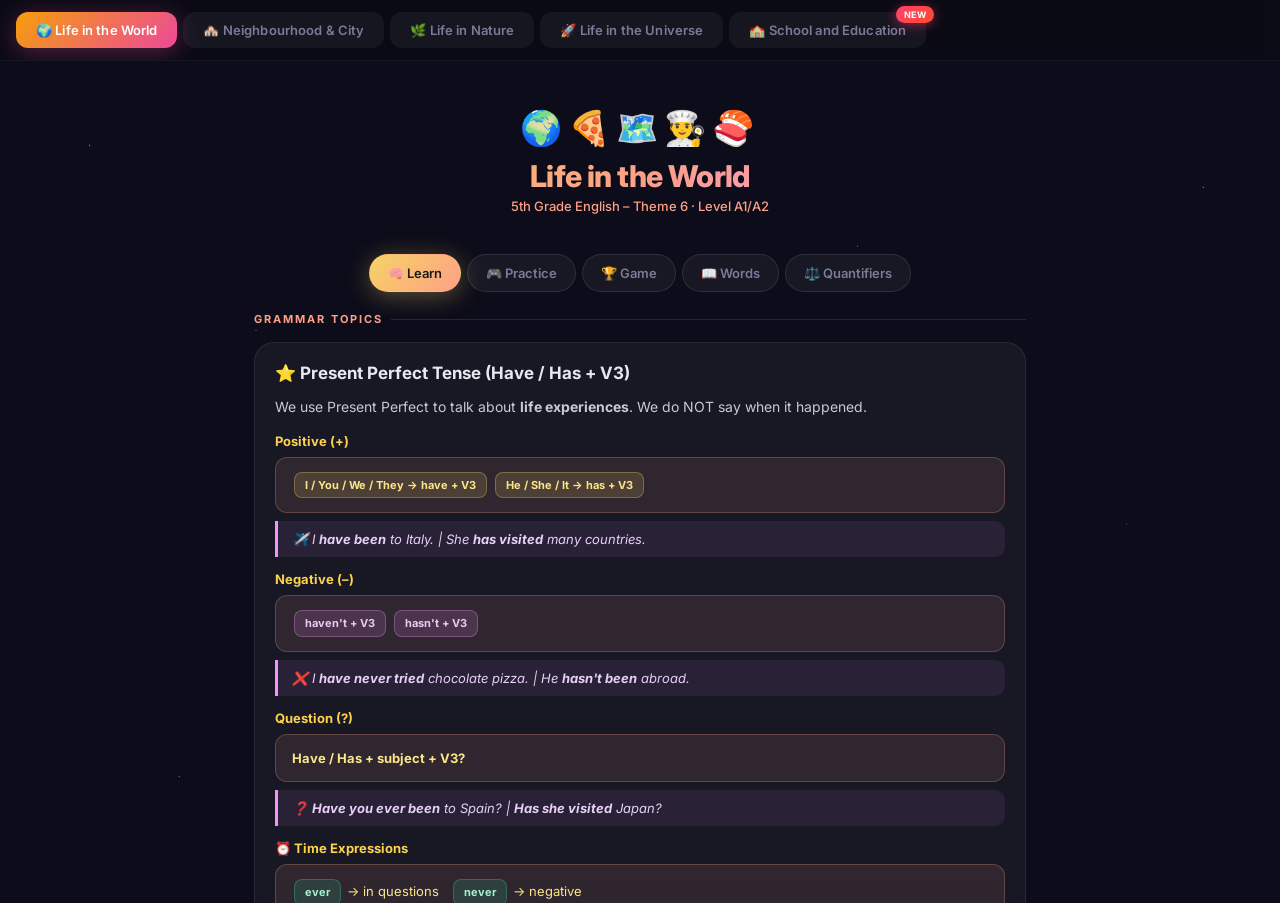
<file: index.html>
<!DOCTYPE html>
<html lang="tr">
<head>
    <meta charset="UTF-8">
    <meta name="viewport" content="width=device-width, initial-scale=1.0">
    <title>5. Sınıf İngilizce - Tüm Üniteler</title>
    <link rel="stylesheet" href="style.css">
</head>
<body>
    <div class="main-tabs">
        <button class="main-tab-btn active" onclick="switchUnit('life_in_the_world_theme6_app.html')">🌍 Life in the World</button>
        <button class="main-tab-btn" onclick="switchUnit('neighbourhood_city_app.html')">🏘️ Neighbourhood & City</button>
        <button class="main-tab-btn" onclick="switchUnit('life_in_nature_5th_grade.html')">🌿 Life in Nature</button>
        <button class="main-tab-btn" onclick="switchUnit('life_in_the_universe_app.html')">🚀 Life in the Universe</button>
        <button class="main-tab-btn new-badge" onclick="switchUnit('theme9-school-life.html')">
    🏫 School and Education
    <span class="badge">NEW</span>
</button>


    </div>

    <iframe id="mainFrame" class="unit-iframe" src="life_in_the_world_theme6_app.html"></iframe>

    <script>
        function switchUnit(fileName) {
            document.getElementById('mainFrame').src = fileName;
            
            document.querySelectorAll('.main-tab-btn').forEach(btn => {
                btn.classList.remove('active');
            });
            event.target.classList.add('active');
        }
    </script>
</body>
</html>
</file>
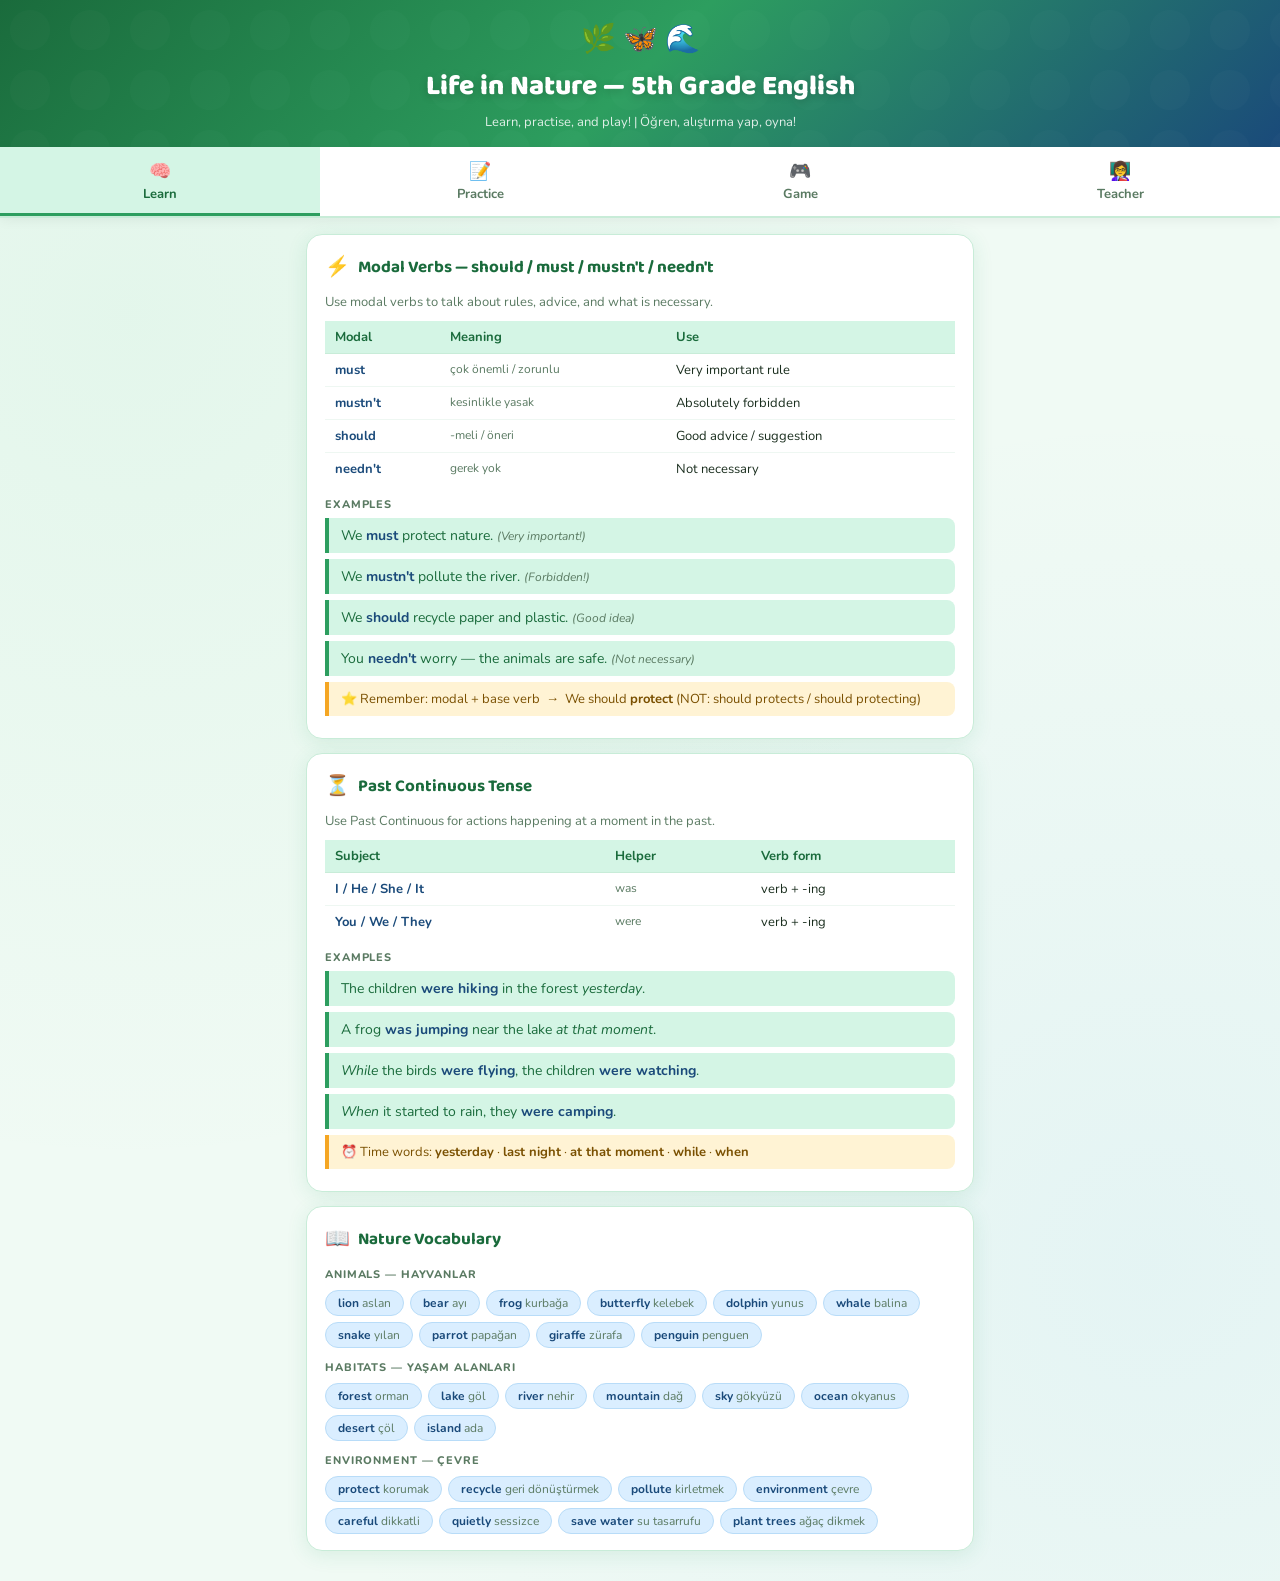
<file: life_in_nature_5th_grade.html>
<!DOCTYPE html>
<html lang="en">
<head>
<meta charset="UTF-8">
<meta name="viewport" content="width=device-width, initial-scale=1.0">
<title>Life in Nature — 5th Grade English</title>
<link href="https://fonts.googleapis.com/css2?family=Nunito:wght@400;600;700;800;900&family=Baloo+2:wght@400;600;700;800&display=swap" rel="stylesheet">
<style>
  :root {
    --green-dark: #1a6b3c;
    --green-mid: #2d9e5f;
    --green-light: #4eca84;
    --green-pale: #d4f5e5;
    --blue-dark: #1a4a7a;
    --blue-mid: #2d7dd2;
    --blue-light: #5aaff0;
    --blue-pale: #daeeff;
    --amber: #f5a623;
    --amber-pale: #fff3d4;
    --red: #e74c3c;
    --red-pale: #fdecea;
    --sky: #e8f8ff;
    --white: #ffffff;
    --text: #1a2e1e;
    --text-muted: #5a7a62;
    --surface: #f0faf4;
    --card: #ffffff;
    --border: #c8ecd8;
    --radius: 16px;
    --radius-sm: 10px;
    --shadow: 0 4px 20px rgba(45,158,95,0.12);
    --shadow-hover: 0 8px 32px rgba(45,158,95,0.22);
  }

  * { box-sizing: border-box; margin: 0; padding: 0; }

  body {
    font-family: 'Nunito', sans-serif;
    background: var(--surface);
    color: var(--text);
    min-height: 100vh;
    background-image:
      radial-gradient(circle at 10% 20%, rgba(78,202,132,0.08) 0%, transparent 50%),
      radial-gradient(circle at 90% 80%, rgba(90,175,240,0.08) 0%, transparent 50%);
  }

  /* ── HEADER ── */
  .app-header {
    background: linear-gradient(135deg, #1a6b3c 0%, #2d9e5f 50%, #1a4a7a 100%);
    color: white;
    padding: 20px 16px 16px;
    text-align: center;
    position: relative;
    overflow: hidden;
  }
  .app-header::before {
    content: '';
    position: absolute; inset: 0;
    background: url("data:image/svg+xml,%3Csvg width='60' height='60' viewBox='0 0 60 60' xmlns='http://www.w3.org/2000/svg'%3E%3Cg fill='none' fill-rule='evenodd'%3E%3Cg fill='%23ffffff' fill-opacity='0.04'%3E%3Ccircle cx='30' cy='30' r='20'/%3E%3C/g%3E%3C/g%3E%3C/svg%3E");
    opacity: 0.4;
  }
  .app-header h1 {
    font-family: 'Baloo 2', sans-serif;
    font-size: clamp(20px, 5vw, 28px);
    font-weight: 800;
    position: relative;
    text-shadow: 0 2px 8px rgba(0,0,0,0.2);
  }
  .app-header p {
    font-size: 13px;
    opacity: 0.85;
    margin-top: 4px;
    position: relative;
  }
  .header-icons { font-size: 28px; margin-bottom: 6px; position: relative; }

  /* ── NAV ── */
  .nav-bar {
    display: flex;
    background: var(--white);
    border-bottom: 2px solid var(--border);
    overflow-x: auto;
    -webkit-overflow-scrolling: touch;
    scrollbar-width: none;
    position: sticky; top: 0; z-index: 100;
    box-shadow: 0 2px 12px rgba(0,0,0,0.06);
  }
  .nav-bar::-webkit-scrollbar { display: none; }
  .nav-btn {
    flex: 1; min-width: 80px;
    padding: 12px 10px 10px;
    border: none; background: none;
    font-family: 'Nunito', sans-serif;
    font-size: 13px; font-weight: 700;
    color: var(--text-muted);
    cursor: pointer;
    border-bottom: 3px solid transparent;
    transition: all 0.2s;
    white-space: nowrap;
    display: flex; flex-direction: column; align-items: center; gap: 2px;
  }
  .nav-btn span.nav-icon { font-size: 18px; }
  .nav-btn:hover { background: var(--surface); color: var(--green-mid); }
  .nav-btn.active {
    color: var(--green-dark);
    border-bottom-color: var(--green-mid);
    background: var(--green-pale);
  }

  /* ── SECTIONS ── */
  .section { display: none; padding: 16px; max-width: 700px; margin: 0 auto; }
  .section.active { display: block; animation: fadeIn 0.3s ease; }
  @keyframes fadeIn { from { opacity: 0; transform: translateY(8px); } to { opacity: 1; transform: translateY(0); } }

  /* ── CARDS ── */
  .card {
    background: var(--card);
    border: 1.5px solid var(--border);
    border-radius: var(--radius);
    padding: 16px 18px;
    margin-bottom: 14px;
    box-shadow: var(--shadow);
  }
  .card-title {
    font-family: 'Baloo 2', sans-serif;
    font-size: 17px; font-weight: 700;
    color: var(--green-dark);
    margin-bottom: 10px;
    display: flex; align-items: center; gap: 8px;
  }
  .card-title span { font-size: 20px; }

  /* ── LEARN SECTION ── */
  .rule-table { width: 100%; border-collapse: collapse; margin: 8px 0; font-size: 13px; }
  .rule-table th {
    background: var(--green-pale);
    color: var(--green-dark);
    padding: 7px 10px;
    text-align: left; font-weight: 700;
    border-bottom: 1.5px solid var(--border);
  }
  .rule-table td { padding: 7px 10px; border-bottom: 1px solid #eef7f2; vertical-align: top; }
  .rule-table tr:last-child td { border-bottom: none; }
  .rule-table td:first-child { font-weight: 700; color: var(--blue-dark); white-space: nowrap; }
  .rule-table td:nth-child(2) { color: var(--text-muted); font-size: 12px; }

  .example { background: var(--green-pale); border-left: 4px solid var(--green-mid); border-radius: 0 8px 8px 0; padding: 8px 12px; margin: 6px 0; font-size: 14px; color: var(--green-dark); }
  .example strong { color: var(--blue-dark); }
  .note { background: var(--amber-pale); border-left: 4px solid var(--amber); border-radius: 0 8px 8px 0; padding: 8px 12px; margin: 6px 0; font-size: 13px; color: #7a5000; }
  .vocab-grid { display: flex; flex-wrap: wrap; gap: 6px; margin-top: 8px; }
  .vocab-chip { background: var(--blue-pale); color: var(--blue-dark); border-radius: 20px; padding: 4px 12px; font-size: 12px; font-weight: 700; border: 1.5px solid #b8dcf8; }
  .vocab-chip span { font-weight: 400; color: var(--text-muted); }
  .subsection-label { font-size: 11px; font-weight: 800; letter-spacing: 0.08em; text-transform: uppercase; color: var(--text-muted); margin: 12px 0 6px; }

  /* ── PRACTICE / GAME SHARED ── */
  .score-bar {
    display: flex; align-items: center; justify-content: space-between;
    background: var(--green-pale);
    border: 1.5px solid var(--border);
    border-radius: var(--radius-sm);
    padding: 8px 14px; margin-bottom: 14px;
    font-size: 13px; font-weight: 700; color: var(--green-dark);
  }
  .score-num { font-family: 'Baloo 2', sans-serif; font-size: 22px; color: var(--blue-dark); }
  .q-card {
    background: var(--card);
    border: 1.5px solid var(--border);
    border-radius: var(--radius);
    padding: 18px;
    box-shadow: var(--shadow);
    animation: fadeIn 0.25s ease;
  }
  .type-pill {
    display: inline-block; border-radius: 20px;
    padding: 3px 12px; font-size: 11px; font-weight: 800;
    letter-spacing: 0.05em; text-transform: uppercase; margin-bottom: 8px;
  }
  .type-mc { background: var(--blue-pale); color: var(--blue-dark); }
  .type-fill { background: var(--green-pale); color: var(--green-dark); }
  .type-build { background: var(--amber-pale); color: #7a5000; }
  .topic-label { font-size: 12px; color: var(--text-muted); font-weight: 600; margin-bottom: 8px; }
  .q-text { font-size: 16px; font-weight: 700; color: var(--text); margin-bottom: 14px; line-height: 1.5; }

  /* ── MC OPTIONS ── */
  .options { display: grid; grid-template-columns: 1fr 1fr; gap: 8px; }
  @media (max-width: 400px) { .options { grid-template-columns: 1fr; } }
  .opt-btn {
    padding: 11px 14px;
    border: 2px solid var(--border);
    border-radius: var(--radius-sm);
    background: var(--surface);
    color: var(--text);
    font-family: 'Nunito', sans-serif;
    font-size: 14px; font-weight: 700;
    cursor: pointer; text-align: left;
    transition: all 0.15s;
  }
  .opt-btn:not(:disabled):hover { background: var(--blue-pale); border-color: var(--blue-light); transform: translateY(-1px); }
  .opt-btn.correct { background: var(--green-pale) !important; border-color: var(--green-mid) !important; color: var(--green-dark) !important; }
  .opt-btn.wrong { background: var(--red-pale) !important; border-color: var(--red) !important; color: var(--red) !important; }
  .opt-btn:disabled { cursor: default; transform: none; }

  /* ── FILL ── */
  .fill-input {
    border: 2px solid var(--border);
    border-radius: var(--radius-sm);
    padding: 9px 14px;
    font-family: 'Nunito', sans-serif;
    font-size: 15px; font-weight: 700;
    color: var(--text);
    background: var(--surface);
    width: 100%; max-width: 280px;
    outline: none; margin: 8px 0;
    transition: border-color 0.15s;
  }
  .fill-input:focus { border-color: var(--green-mid); }
  .fill-input:disabled { opacity: 0.6; }

  /* ── BUILDER ── */
  .builder-area {
    min-height: 52px;
    border: 2px dashed var(--border);
    border-radius: var(--radius-sm);
    padding: 8px 10px;
    margin: 8px 0;
    display: flex; flex-wrap: wrap; gap: 5px; align-items: center;
    background: var(--sky);
    transition: border-color 0.15s;
  }
  .builder-area.has-words { border-style: solid; border-color: var(--blue-light); }
  .placeholder-text { color: var(--text-muted); font-size: 13px; font-weight: 600; }
  .word-pool { display: flex; flex-wrap: wrap; gap: 6px; margin: 6px 0 10px; }
  .word-chip {
    display: inline-block; padding: 6px 14px;
    border: 2px solid var(--border);
    border-radius: 20px;
    background: var(--white);
    color: var(--text);
    font-family: 'Nunito', sans-serif;
    font-size: 13px; font-weight: 700;
    cursor: pointer; transition: all 0.15s;
    user-select: none;
  }
  .word-chip:hover { background: var(--blue-pale); border-color: var(--blue-light); transform: translateY(-1px); }
  .word-chip.used { opacity: 0.3; pointer-events: none; }
  .placed-chip {
    display: inline-flex; align-items: center; gap: 4px;
    padding: 5px 12px 5px 14px;
    border-radius: 20px;
    background: var(--blue-mid);
    color: white;
    font-family: 'Nunito', sans-serif;
    font-size: 13px; font-weight: 700;
    cursor: pointer; transition: all 0.15s;
    user-select: none;
  }
  .placed-chip:hover { background: var(--red); }
  .placed-chip .remove-x { font-size: 11px; opacity: 0.8; }

  /* ── BUTTONS ── */
  .check-btn {
    display: inline-block;
    padding: 10px 22px;
    border: none;
    border-radius: 25px;
    background: linear-gradient(135deg, var(--green-mid), var(--green-dark));
    color: white;
    font-family: 'Nunito', sans-serif;
    font-size: 14px; font-weight: 800;
    cursor: pointer; margin-top: 6px;
    box-shadow: 0 4px 12px rgba(45,158,95,0.3);
    transition: all 0.15s;
  }
  .check-btn:hover:not(:disabled) { transform: translateY(-2px); box-shadow: 0 6px 18px rgba(45,158,95,0.4); }
  .check-btn:disabled { opacity: 0.5; cursor: default; transform: none; box-shadow: none; }
  .next-btn {
    display: none;
    margin-top: 10px; padding: 10px 22px;
    border: 2px solid var(--blue-mid);
    border-radius: 25px;
    background: var(--blue-pale);
    color: var(--blue-dark);
    font-family: 'Nunito', sans-serif;
    font-size: 14px; font-weight: 800;
    cursor: pointer; transition: all 0.15s;
  }
  .next-btn.show { display: inline-block; }
  .next-btn:hover { background: var(--blue-mid); color: white; }
  .opt-btn {
  cursor: pointer;
  transition: all 0.2s ease;
}

.opt-btn:hover {
  transform: scale(1.05);
  background: #d0ebff;
}


  /* ── FEEDBACK ── */
  .feedback {
    display: none; border-radius: var(--radius-sm);
    padding: 10px 14px; margin-top: 10px;
    font-size: 13px; font-weight: 700; line-height: 1.5;
  }
  .feedback.show { display: block; animation: fadeIn 0.2s ease; }
  .feedback.good { background: var(--green-pale); color: var(--green-dark); border: 1.5px solid var(--green-mid); }
  .feedback.bad { background: var(--red-pale); color: var(--red); border: 1.5px solid #f5a5a0; }

  /* ── RESULT SCREEN ── */
  .result-screen { text-align: center; padding: 30px 16px; }
  .result-emoji { font-size: 60px; margin-bottom: 8px; animation: bounce 0.6s ease; }
  @keyframes bounce { 0%,100%{transform:translateY(0)} 50%{transform:translateY(-12px)} }
  .result-screen h2 { font-family: 'Baloo 2', sans-serif; font-size: 24px; font-weight: 800; color: var(--green-dark); margin-bottom: 6px; }
  .result-score { font-family: 'Baloo 2', sans-serif; font-size: 56px; font-weight: 900; color: var(--blue-dark); line-height: 1; margin: 10px 0; }
  .result-score-label { font-size: 14px; color: var(--text-muted); font-weight: 600; }
  .result-msg { font-size: 16px; color: var(--text-muted); font-weight: 700; margin: 10px 0 20px; }
  .star-row { font-size: 28px; margin: 8px 0; }
  .restart-btn {
    padding: 12px 30px; border: none; border-radius: 25px;
    background: linear-gradient(135deg, var(--blue-light), var(--blue-mid));
    color: white;
    font-family: 'Nunito', sans-serif; font-size: 15px; font-weight: 800;
    cursor: pointer; box-shadow: 0 4px 16px rgba(45,125,210,0.35);
    transition: all 0.15s;
  }
  .restart-btn:hover { transform: translateY(-2px); box-shadow: 0 6px 20px rgba(45,125,210,0.45); }

  /* ── TEACHER SECTION ── */
  .teacher-intro { background: var(--amber-pale); border: 1.5px solid var(--amber); border-radius: var(--radius-sm); padding: 10px 14px; margin-bottom: 14px; font-size: 13px; color: #7a5000; font-weight: 600; }
  .teacher-q {
    border-bottom: 1.5px solid var(--border);
    padding: 12px 0;
    font-size: 14px;
  }
  .teacher-q:last-child { border-bottom: none; }
  .teacher-q-top { display: flex; align-items: center; gap: 8px; margin-bottom: 4px; }
  .teacher-q-num { font-family: 'Baloo 2', sans-serif; font-weight: 700; font-size: 13px; color: var(--text-muted); min-width: 24px; }
  .teacher-q-text { color: var(--text); font-weight: 600; line-height: 1.4; }
  .teacher-ans { display: inline-block; background: var(--green-pale); color: var(--green-dark); border-radius: 20px; padding: 3px 12px; font-size: 12px; font-weight: 800; margin: 4px 0; }
  .teacher-exp { font-size: 12px; color: var(--text-muted); font-weight: 600; margin-top: 2px; }

  /* ── PROGRESS BAR ── */
  .progress-track { background: var(--border); border-radius: 10px; height: 6px; margin-bottom: 14px; overflow: hidden; }
  .progress-fill { height: 100%; background: linear-gradient(90deg, var(--green-light), var(--blue-light)); border-radius: 10px; transition: width 0.4s ease; }

  /* ── GAME SPECIFIC ── */
  .game-score-big {
    text-align: center; padding: 12px;
    background: linear-gradient(135deg, var(--blue-pale), var(--green-pale));
    border-radius: var(--radius); margin-bottom: 14px;
    border: 1.5px solid var(--border);
  }
  .game-score-big .pts { font-family: 'Baloo 2', sans-serif; font-size: 40px; font-weight: 900; color: var(--blue-dark); line-height: 1; }
  .game-score-big .pts-label { font-size: 12px; color: var(--text-muted); font-weight: 700; text-transform: uppercase; letter-spacing: 0.06em; }
  .streak-msg { font-size: 13px; color: var(--green-dark); font-weight: 700; margin-top: 2px; }
</style>
</head>
<body>

<div class="app-header">
  <div class="header-icons">🌿 🦋 🌊</div>
  <h1>Life in Nature — 5th Grade English</h1>
  <p>Learn, practise, and play! | Öğren, alıştırma yap, oyna!</p>
</div>

<nav class="nav-bar">
  <button class="nav-btn active" onclick="showSection('learn')">
    <span class="nav-icon">🧠</span>Learn
  </button>
  <button class="nav-btn" onclick="showSection('practice')">
    <span class="nav-icon">📝</span>Practice
  </button>
  <button class="nav-btn" onclick="showSection('game')">
    <span class="nav-icon">🎮</span>Game
  </button>
  <button class="nav-btn" onclick="showSection('teacher')">
    <span class="nav-icon">👩‍🏫</span>Teacher
  </button>
</nav>

<!-- ═══════════════════════════════════ LEARN ═══════════════════════════════════ -->
<div id="section-learn" class="section active">

  <div class="card">
    <div class="card-title"><span>⚡</span> Modal Verbs — should / must / mustn't / needn't</div>
    <p style="font-size:13px;color:var(--text-muted);margin-bottom:10px;">Use modal verbs to talk about rules, advice, and what is necessary.</p>
    <table class="rule-table">
      <tr><th>Modal</th><th>Meaning</th><th>Use</th></tr>
      <tr><td>must</td><td>çok önemli / zorunlu</td><td>Very important rule</td></tr>
      <tr><td>mustn't</td><td>kesinlikle yasak</td><td>Absolutely forbidden</td></tr>
      <tr><td>should</td><td>-meli / öneri</td><td>Good advice / suggestion</td></tr>
      <tr><td>needn't</td><td>gerek yok</td><td>Not necessary</td></tr>
    </table>
    <div class="subsection-label">Examples</div>
    <div class="example">We <strong>must</strong> protect nature. <em style="font-size:12px;color:var(--text-muted)">(Very important!)</em></div>
    <div class="example">We <strong>mustn't</strong> pollute the river. <em style="font-size:12px;color:var(--text-muted)">(Forbidden!)</em></div>
    <div class="example">We <strong>should</strong> recycle paper and plastic. <em style="font-size:12px;color:var(--text-muted)">(Good idea)</em></div>
    <div class="example">You <strong>needn't</strong> worry — the animals are safe. <em style="font-size:12px;color:var(--text-muted)">(Not necessary)</em></div>
    <div class="note">⭐ Remember: modal + base verb &nbsp;→&nbsp; We should <strong>protect</strong> (NOT: should protects / should protecting)</div>
  </div>

  <div class="card">
    <div class="card-title"><span>⏳</span> Past Continuous Tense</div>
    <p style="font-size:13px;color:var(--text-muted);margin-bottom:10px;">Use Past Continuous for actions happening at a moment in the past.</p>
    <table class="rule-table">
      <tr><th>Subject</th><th>Helper</th><th>Verb form</th></tr>
      <tr><td>I / He / She / It</td><td>was</td><td>verb + -ing</td></tr>
      <tr><td>You / We / They</td><td>were</td><td>verb + -ing</td></tr>
    </table>
    <div class="subsection-label">Examples</div>
    <div class="example">The children <strong>were hiking</strong> in the forest <em>yesterday</em>.</div>
    <div class="example">A frog <strong>was jumping</strong> near the lake <em>at that moment</em>.</div>
    <div class="example"><em>While</em> the birds <strong>were flying</strong>, the children <strong>were watching</strong>.</div>
    <div class="example"><em>When</em> it started to rain, they <strong>were camping</strong>.</div>
    <div class="note">⏰ Time words: <strong>yesterday</strong> · <strong>last night</strong> · <strong>at that moment</strong> · <strong>while</strong> · <strong>when</strong></div>
  </div>

  <div class="card">
    <div class="card-title"><span>📖</span> Nature Vocabulary</div>
    <div class="subsection-label">Animals — Hayvanlar</div>
    <div class="vocab-grid">
      <span class="vocab-chip">lion <span>aslan</span></span>
      <span class="vocab-chip">bear <span>ayı</span></span>
      <span class="vocab-chip">frog <span>kurbağa</span></span>
      <span class="vocab-chip">butterfly <span>kelebek</span></span>
      <span class="vocab-chip">dolphin <span>yunus</span></span>
      <span class="vocab-chip">whale <span>balina</span></span>
      <span class="vocab-chip">snake <span>yılan</span></span>
      <span class="vocab-chip">parrot <span>papağan</span></span>
      <span class="vocab-chip">giraffe <span>zürafa</span></span>
      <span class="vocab-chip">penguin <span>penguen</span></span>
    </div>
    <div class="subsection-label">Habitats — Yaşam Alanları</div>
    <div class="vocab-grid">
      <span class="vocab-chip">forest <span>orman</span></span>
      <span class="vocab-chip">lake <span>göl</span></span>
      <span class="vocab-chip">river <span>nehir</span></span>
      <span class="vocab-chip">mountain <span>dağ</span></span>
      <span class="vocab-chip">sky <span>gökyüzü</span></span>
      <span class="vocab-chip">ocean <span>okyanus</span></span>
      <span class="vocab-chip">desert <span>çöl</span></span>
      <span class="vocab-chip">island <span>ada</span></span>
    </div>
    <div class="subsection-label">Environment — Çevre</div>
    <div class="vocab-grid">
      <span class="vocab-chip">protect <span>korumak</span></span>
      <span class="vocab-chip">recycle <span>geri dönüştürmek</span></span>
      <span class="vocab-chip">pollute <span>kirletmek</span></span>
      <span class="vocab-chip">environment <span>çevre</span></span>
      <span class="vocab-chip">careful <span>dikkatli</span></span>
      <span class="vocab-chip">quietly <span>sessizce</span></span>
      <span class="vocab-chip">save water <span>su tasarrufu</span></span>
      <span class="vocab-chip">plant trees <span>ağaç dikmek</span></span>
    </div>
  </div>

</div>

<!-- ═══════════════════════════════════ PRACTICE ═══════════════════════════════════ -->
<div id="section-practice" class="section">
  <div id="practice-container"></div>
</div>

<!-- ═══════════════════════════════════ GAME ═══════════════════════════════════ -->
<div id="section-game" class="section">
  <div id="game-container"></div>
</div>

<!-- ═══════════════════════════════════ TEACHER ═══════════════════════════════════ -->
<div id="section-teacher" class="section">
  <div class="card">
    <div class="card-title"><span>👩‍🏫</span> Teacher Mode — Answer Key</div>
    <div class="teacher-intro">📋 All correct answers with grammar explanations. For classroom use only.</div>
    <div id="teacher-content"></div>
  </div>
</div>

<script>

// ════════════════════════════════════════
//  QUESTION BANK
// ════════════════════════════════════════
const QUESTIONS = [
  // ── MODAL VERBS MC ──
  { type:'mc', topic:'Modal Verbs', q:'We ______ protect animals. It is very important!',
    opts:['needn\'t','should','must','mustn\'t'], ans:2,
    exp:'Use "must" when something is very important or necessary (rule).' },
  { type:'mc', topic:'Modal Verbs', q:'We ______ pollute the river. It is absolutely forbidden!',
    opts:['must','should','needn\'t','mustn\'t'], ans:3,
    exp:'Use "mustn\'t" to say something is forbidden — do NOT do it.' },
  { type:'mc', topic:'Modal Verbs', q:'You ______ worry. There is no danger now.',
    opts:['must','mustn\'t','needn\'t','should'], ans:2,
    exp:'Use "needn\'t" when something is not necessary.' },
  { type:'mc', topic:'Modal Verbs', q:'We ______ recycle paper and plastic. It is a good idea.',
    opts:['mustn\'t','needn\'t','must','should'], ans:3,
    exp:'Use "should" for advice or suggestions — a good idea.' },
  // ── PAST CONTINUOUS MC ──
  { type:'mc', topic:'Past Continuous', q:'A dolphin ______ in the ocean at that moment.',
    opts:['were swimming','was swimming','is swimming','swim'], ans:1,
    exp:'Dolphin = singular subject → use "was". Past Continuous = was/were + verb-ing.' },
  { type:'mc', topic:'Past Continuous', q:'The children ______ in the forest yesterday afternoon.',
    opts:['was hiking','hike','were hiking','are hiking'], ans:2,
    exp:'Children = plural → use "were". Past Continuous = were + verb-ing.' },
  { type:'mc', topic:'Past Continuous', q:'While the family ______ near the river, they heard a sound.',
    opts:['are staying','stayed','stay','were staying'], ans:3,
    exp:'"While" + Past Continuous describes a background action in progress.' },
  { type:'mc', topic:'Past Continuous', q:'The birds ______ low when the children arrived.',
    opts:['is flying','flew','were flying','fly'], ans:2,
    exp:'Birds = plural → "were". Past Continuous shows an ongoing action (were flying).' },
  // ── FILL IN THE BLANK ──
  { type:'fill', topic:'Modal Verbs',
    q:'We ______ disturb animals. It is forbidden! (mustn\'t / should / must)',
    blank:'mustn\'t',
    hint:'Forbidden = mustn\'t.' },
  { type:'fill', topic:'Past Continuous',
    q:'The bear ______ sleeping near the river. (was / were)',
    blank:'was',
    hint:'Bear = singular → use "was".' },
  { type:'fill', topic:'Past Continuous',
    q:'The birds ______ flying in the sky at that moment. (was / were)',
    blank:'were',
    hint:'Birds = plural → use "were".' },
  { type:'fill', topic:'Modal Verbs',
    q:'People ______ save water in their daily life. (should / mustn\'t)',
    blank:'should',
    hint:'Saving water is a good idea — advice → should.' },
  // ── SENTENCE BUILDER ──
  { type:'build', topic:'Modal Verbs',
    q:'Put the words in order:',
    words:['should','We','animals','protect'],
    answer:'We should protect animals' },
  { type:'build', topic:'Past Continuous',
    q:'Put the words in order:',
    words:['were','The','forest','in','hiking','children','the'],
    answer:'The children were hiking in the forest' },
  { type:'build', topic:'Modal Verbs',
    q:'Put the words in order:',
    words:['mustn\'t','environment','We','the','pollute'],
    answer:'We mustn\'t pollute the environment' },
  { type:'build', topic:'Past Continuous',
    q:'Put the words in order:',
    words:['was','ocean','the','swimming','in','dolphin','The'],
    answer:'The dolphin was swimming in the ocean' },
  { type:'build', topic:'Modal Verbs',
    q:'Put the words in order:',
    words:['needn\'t','You','worry'],
    answer:'You needn\'t worry' },
  { type:'build', topic:'Past Continuous',
    q:'Put the words in order:',
    words:['quietly','were','children','walking','The'],
    answer:'The children were walking quietly' },
];

// ════════════════════════════════════════
//  STATE
// ════════════════════════════════════════
let practiceIdx = 0, practiceScore = 0;
let gameIdx = 0, gameScore = 0, gameStreak = 0;
let builtArr = [], remainArr = [], chipMap = {};
let currentMode = 'practice'; // 'practice' or 'game'

function shuffle(arr) {
  let a = [...arr];
  for (let i = a.length - 1; i > 0; i--) {
    const j = Math.floor(Math.random() * (i + 1));
    [a[i], a[j]] = [a[j], a[i]];
  }
  return a;
}

const gameQuestions = shuffle(QUESTIONS.filter(q => q.type === 'mc'));

// ════════════════════════════════════════
//  NAVIGATION
// ════════════════════════════════════════
function showSection(id) {
  document.querySelectorAll('.section').forEach(s => s.classList.remove('active'));
  document.querySelectorAll('.nav-btn').forEach(b => b.classList.remove('active'));
  document.getElementById('section-' + id).classList.add('active');
  const btns = document.querySelectorAll('.nav-btn');
  const idx = ['learn','practice','game','teacher'].indexOf(id);
  if (idx >= 0) btns[idx].classList.add('active');
  if (id === 'practice') renderPractice();
  if (id === 'game') renderGame();
  if (id === 'teacher') renderTeacher();
}

// ════════════════════════════════════════
//  PRACTICE
// ════════════════════════════════════════
function renderPractice() {
  const c = document.getElementById('practice-container');
  if (practiceIdx >= QUESTIONS.length) {
    const pct = Math.round((practiceScore / QUESTIONS.length) * 100);
    const emoji = pct >= 80 ? '🏆' : pct >= 50 ? '👏' : '💪';
    const msg = pct >= 80 ? 'Excellent! You are a nature star!' : pct >= 50 ? 'Good job! Keep practising!' : 'Keep going — you can do it!';
    const stars = pct >= 80 ? '⭐⭐⭐' : pct >= 50 ? '⭐⭐' : '⭐';
    c.innerHTML = `<div class="result-screen">
      <div class="result-emoji">${emoji}</div>
      <h2>Practice Complete!</h2>
      <div class="result-score">${practiceScore}<span style="font-size:28px;color:var(--text-muted)">/${QUESTIONS.length}</span></div>
      <div class="result-score-label">correct answers</div>
      <div class="star-row">${stars}</div>
      <div class="result-msg">${msg}</div>
      <button class="restart-btn" onclick="practiceIdx=0;practiceScore=0;renderPractice()">Try Again 🔄</button>
    </div>`;
    return;
  }
  const q = QUESTIONS[practiceIdx];
  const progress = Math.round((practiceIdx / QUESTIONS.length) * 100);
  const typeLabel = { mc:'Multiple Choice', fill:'Fill in the Blank', build:'Sentence Builder' };
  const typeClass = { mc:'type-mc', fill:'type-fill', build:'type-build' };

  let html = `
    <div class="score-bar">
      <span>Score: <span class="score-num">${practiceScore}</span></span>
      <span style="font-size:12px;font-weight:700;color:var(--text-muted)">${practiceIdx + 1} / ${QUESTIONS.length}</span>
    </div>
    <div class="progress-track"><div class="progress-fill" style="width:${progress}%"></div></div>
    <div class="q-card">
      <span class="type-pill ${typeClass[q.type]}">${typeLabel[q.type]}</span>
      <div class="topic-label">Topic: ${q.topic}</div>
      <div class="q-text">${q.q}</div>`;

  if (q.type === 'mc') {
    html += `<div class="options" id="options-practice-${practiceIdx}">`;
    q.opts.forEach((o, i) => {
      html += `<button class="opt-btn" onclick="checkMC(${i},'practice',${practiceIdx})">${o}</button>`;
    });
    html += `</div>`;
  } else if (q.type === 'fill') {
    html += `<div>
      <input type="text" class="fill-input" id="fill-input-p" placeholder="Type your answer…" autocomplete="off"
        onkeydown="if(event.key==='Enter')checkFill('practice',${practiceIdx})">
      <br>
      <button class="check-btn" id="check-fill-p" onclick="checkFill('practice',${practiceIdx})">Check ✓</button>
    </div>`;
  } else if (q.type === 'build') {
    currentMode = 'practice';
    builtArr = [];
    remainArr = shuffle([...q.words]);
    chipMap = {};
    remainArr.forEach((w, i) => chipMap[i] = w);
    html += `<div class="builder-area" id="builder-area">${buildAreaHTML()}</div>
      <div class="word-pool" id="word-pool">${remainArr.map((w, i) => `<span class="word-chip" id="chip-${i}" onclick="addWord('${i}')">${w}</span>`).join('')}</div>
      <button class="check-btn" id="check-build-p" onclick="checkBuild('practice',${practiceIdx})">Check ✓</button>`;
  }

  html += `<div class="feedback" id="feedback-main"></div>
    <button class="next-btn" id="next-btn-main" onclick="practiceIdx++;renderPractice()">Next Question →</button>
  </div>`;
  c.innerHTML = html;
}

// ════════════════════════════════════════
//  GAME
// ════════════════════════════════════════
function renderGame() {
  const c = document.getElementById('game-container');
  if (gameIdx >= gameQuestions.length) {
    const pct = Math.round((gameScore / gameQuestions.length) * 100);
    const emoji = pct >= 80 ? '🏆' : pct >= 50 ? '🎉' : '💪';
    const msg = pct >= 80 ? 'Amazing! You are a nature champion!' : pct >= 50 ? 'Good job! Keep practising!' : 'Practise makes perfect — try again!';
    const stars = pct >= 80 ? '⭐⭐⭐' : pct >= 50 ? '⭐⭐' : '⭐';
    c.innerHTML = `<div class="result-screen">
      <div class="result-emoji">${emoji}</div>
      <h2>Game Over!</h2>
      <div class="result-score">${gameScore}<span style="font-size:28px;color:var(--text-muted)">/${gameQuestions.length}</span></div>
      <div class="result-score-label">points scored</div>
      <div class="star-row">${stars}</div>
      <div class="result-msg">${msg}</div>
      <button class="restart-btn" onclick="gameIdx=0;gameScore=0;gameStreak=0;renderGame()">Play Again 🎮</button>
    </div>`;
    return;
  }
  const q = gameQuestions[gameIdx];
  const typeLabel = { mc:'Multiple Choice', fill:'Fill in the Blank', build:'Sentence Builder' };
  const typeClass = { mc:'type-mc', fill:'type-fill', build:'type-build' };

  let html = `
    <div class="game-score-big">
      <div class="pts">${gameScore}</div>
      <div class="pts-label">points</div>
      ${gameStreak >= 2 ? `<div class="streak-msg">🔥 ${gameStreak} correct in a row!</div>` : ''}
    </div>
    <div class="progress-track"><div class="progress-fill" style="width:${Math.round((gameIdx/gameQuestions.length)*100)}%"></div></div>
    <div class="q-card">
      <span class="type-pill ${typeClass[q.type]}">${typeLabel[q.type]}</span>
      <div class="topic-label">Question ${gameIdx+1} of ${gameQuestions.length} · ${q.topic}</div>
      <div class="q-text">${q.q}</div>`;

  if (q.type === 'mc') {
    html += `<div class="options" id="options-game-${gameIdx}">`;
    q.opts.forEach((o, i) => {
      html += `<button class="opt-btn" onclick="checkMC(${i},'game',${gameIdx})">${o}</button>`;
    });
    html += `</div>`;
  } else if (q.type === 'fill') {
    html += `<div>
      <input type="text" class="fill-input" id="fill-input-g" placeholder="Type your answer…" autocomplete="off"
        onkeydown="if(event.key==='Enter')checkFill('game',${gameIdx})">
      <br>
      <button class="check-btn" id="check-fill-g" onclick="checkFill('game',${gameIdx})">Check ✓</button>
    </div>`;
  } else if (q.type === 'build') {
    currentMode = 'game';
    builtArr = [];
    remainArr = shuffle([...q.words]);
    chipMap = {};
    remainArr.forEach((w, i) => chipMap[i] = w);
    html += `<div class="builder-area" id="builder-area">${buildAreaHTML()}</div>
      <div class="word-pool" id="word-pool">${remainArr.map((w, i) => `<span class="word-chip" id="chip-${i}" onclick="addWord('${i}')">${w}</span>`).join('')}</div>
      <button class="check-btn" id="check-build-g" onclick="checkBuild('game',${gameIdx})">Check ✓</button>`;
  }

  html += `<div class="feedback" id="feedback-main"></div>
    <button class="next-btn" id="next-btn-main" onclick="gameIdx++;renderGame()">Next Question →</button>
  </div>`;
  c.innerHTML = html;
}

// ════════════════════════════════════════
//  ANSWER CHECKERS
// ════════════════════════════════════════
function checkMC(chosen, mode, qIdx) {
  const questions = mode === 'practice' ? QUESTIONS : gameQuestions;
  const q = questions[qIdx];
  const correct = q.ans;

  const btns = document.querySelectorAll('.opt-btn');
  btns.forEach((b, i) => {
    b.disabled = true;
    if (i === correct) b.classList.add('correct');
    else if (i === chosen && chosen !== correct) b.classList.add('wrong');
  });

  const fb = document.getElementById('feedback-main');

  if (chosen === correct) {
    fb.className = 'feedback show good';
    fb.innerHTML = '✅ Correct!';
    if (mode === 'practice') practiceScore++;
    else { gameScore++; gameStreak++; }
  } else {
    fb.className = 'feedback show bad';
    fb.innerHTML = '❌ Wrong!';
    if (mode === 'game') gameStreak = 0;
  }

  // 🎮 GAME MODE → AUTO NEXT
  if (mode === 'game') {
    setTimeout(() => {
      gameIdx++;
      renderGame();
    }, 800);
  } else {
    const next = document.getElementById('next-btn-main');
    next.classList.add('show');
  }
}


function checkFill(mode, qIdx) {
  const questions = mode === 'practice' ? QUESTIONS : gameQuestions;
  const q = questions[qIdx];
  const correct = q.blank;
  const hint = q.hint || '';
  const inputId = mode === 'practice' ? 'fill-input-p' : 'fill-input-g';
  const inp = document.getElementById(inputId);
  if (!inp) return;
  const val = inp.value.trim().toLowerCase().replace(/\u2019/g, "'");
  const correctNorm = correct.toLowerCase().replace(/\u2019/g, "'");
  const fb = document.getElementById('feedback-main');
  const next = document.getElementById('next-btn-main');
  inp.disabled = true;
  const checkBtn = document.getElementById('check-fill-' + (mode === 'practice' ? 'p' : 'g'));
  if (checkBtn) checkBtn.disabled = true;
  if (val === correctNorm) {
    fb.className = 'feedback show good';
    fb.innerHTML = '✅ Correct! Well done!';
    if (mode === 'practice') practiceScore++;
    else { gameScore++; gameStreak++; }
  } else {
    fb.className = 'feedback show bad';
    fb.innerHTML = `❌ Not quite. The answer is: <strong>${correct}</strong>. Hint: ${hint}`;
    if (mode === 'game') gameStreak = 0;
  }
  next.classList.add('show');
}

function buildAreaHTML() {
  if (builtArr.length === 0) return `<span class="placeholder-text">Click words below to build the sentence…</span>`;
  return builtArr.map((item, i) => `<span class="placed-chip" onclick="removeWord(${i})">${item.word} <span class="remove-x">×</span></span>`).join('');
}

function addWord(chipIdx) {
  const chip = document.getElementById('chip-' + chipIdx);
  if (!chip || chip.classList.contains('used')) return;
  chip.classList.add('used');
  builtArr.push({ word: chipMap[chipIdx], chipIdx: parseInt(chipIdx) });
  const area = document.getElementById('builder-area');
  if (area) { area.classList.add('has-words'); area.innerHTML = buildAreaHTML(); }
}

function removeWord(builtIdx) {
  const item = builtArr[builtIdx];
  if (!item) return;
  builtArr.splice(builtIdx, 1);
  const chip = document.getElementById('chip-' + item.chipIdx);
  if (chip) chip.classList.remove('used');
  const area = document.getElementById('builder-area');
  if (area) {
    area.classList.toggle('has-words', builtArr.length > 0);
    area.innerHTML = buildAreaHTML();
  }
}

function checkBuild(mode, qIdx) {
  const questions = mode === 'practice' ? QUESTIONS : gameQuestions;
  const correctAnswer = questions[qIdx].answer;
  const built = builtArr.map(item => item.word).join(' ');
  const fb = document.getElementById('feedback-main');
  const next = document.getElementById('next-btn-main');
  const btnId = 'check-build-' + (mode === 'practice' ? 'p' : 'g');
  const checkBtn = document.getElementById(btnId);
  if (checkBtn) checkBtn.disabled = true;
  document.querySelectorAll('.word-chip').forEach(c => c.style.pointerEvents = 'none');
  document.querySelectorAll('.placed-chip').forEach(c => c.style.pointerEvents = 'none');
  if (built.toLowerCase() === correctAnswer.toLowerCase()) {
    fb.className = 'feedback show good';
    fb.innerHTML = '✅ Correct! Great sentence!';
    if (mode === 'practice') practiceScore++;
    else { gameScore++; gameStreak++; }
  } else {
    fb.className = 'feedback show bad';
    fb.innerHTML = `❌ Not quite. Correct sentence: <strong>${correctAnswer}</strong>`;
    if (mode === 'game') gameStreak = 0;
  }
  next.classList.add('show');
}

// ════════════════════════════════════════
//  TEACHER
// ════════════════════════════════════════
function renderTeacher() {
  const c = document.getElementById('teacher-content');
  const typeLabel = { mc:'Multiple Choice', fill:'Fill in the Blank', build:'Sentence Builder' };
  const typeClass = { mc:'type-mc', fill:'type-fill', build:'type-build' };
  let html = '';
  QUESTIONS.forEach((q, i) => {
    let ans = '';
    if (q.type === 'mc') ans = q.opts[q.ans];
    else if (q.type === 'fill') ans = q.blank;
    else if (q.type === 'build') ans = q.answer;
    const explanation = q.exp || q.hint || '';
    html += `<div class="teacher-q">
      <div class="teacher-q-top">
        <span class="teacher-q-num">Q${i+1}</span>
        <span class="type-pill ${typeClass[q.type]}" style="font-size:10px;padding:2px 8px">${typeLabel[q.type]}</span>
        <span style="font-size:11px;color:var(--text-muted);font-weight:700">${q.topic}</span>
      </div>
      <div class="teacher-q-text">${q.q}</div>
      <div><span class="teacher-ans">✓ ${ans}</span></div>
      ${explanation ? `<div class="teacher-exp">💡 ${explanation}</div>` : ''}
    </div>`;
  });
  c.innerHTML = html;
}
</script>
</body>
</html>
</file>
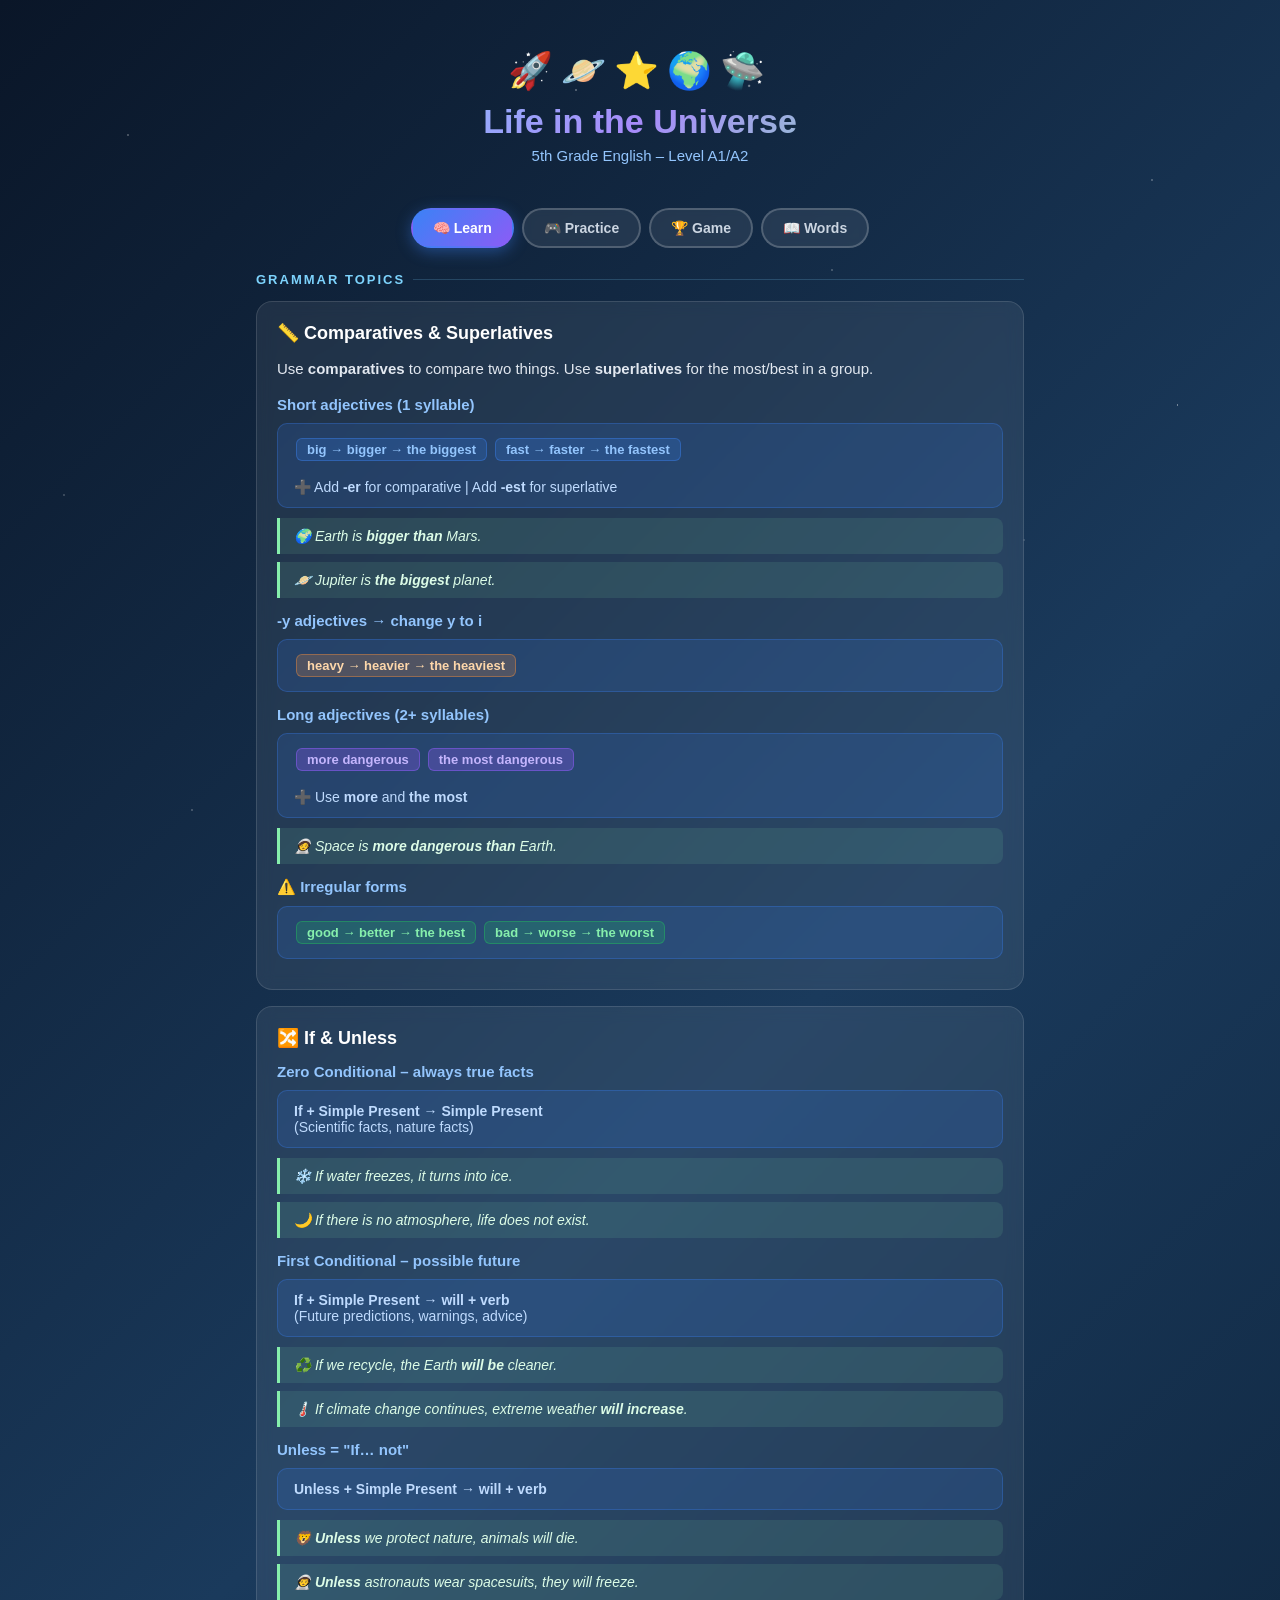
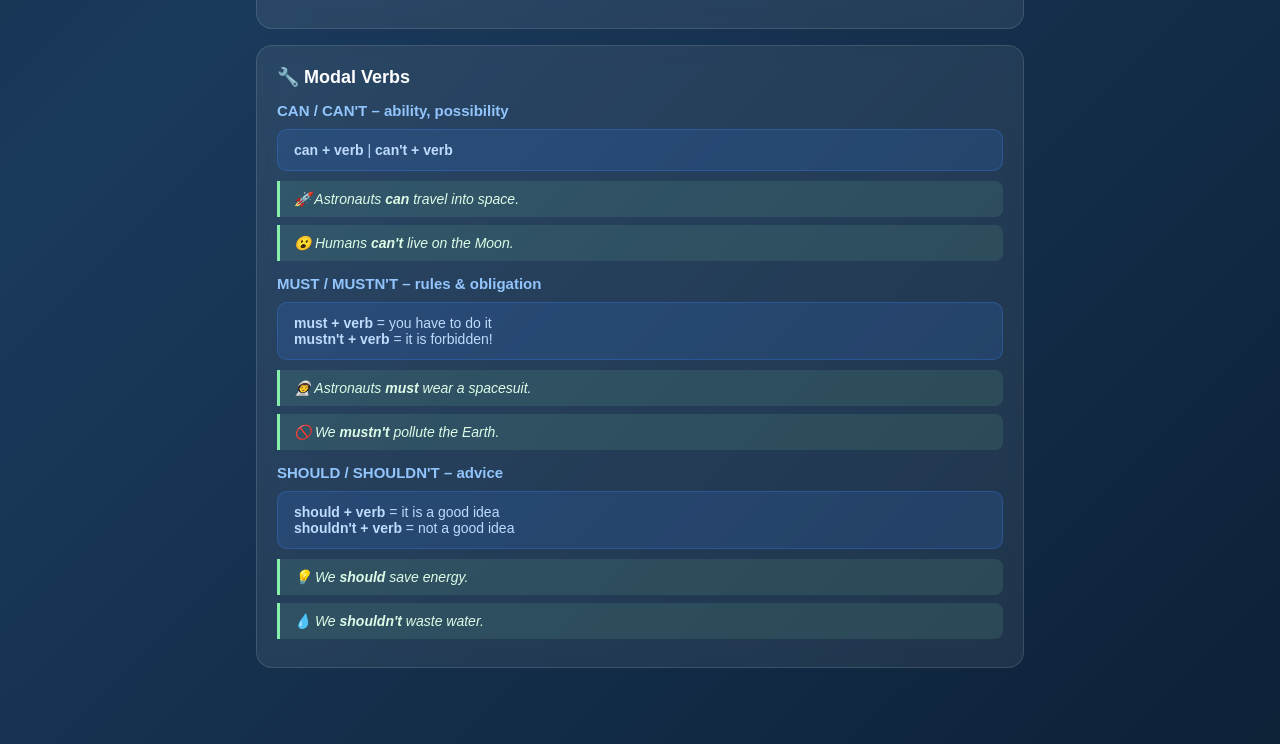
<file: life_in_the_universe_app.html>
<!DOCTYPE html>
<html lang="en">
<head>
<meta charset="UTF-8">
<meta name="viewport" content="width=device-width, initial-scale=1.0">
<title>Life in the Universe – English App</title>
<style>
  * { box-sizing: border-box; margin: 0; padding: 0; }
  body {
    font-family: 'Segoe UI', Arial, sans-serif;
    background: linear-gradient(135deg, #0a1628 0%, #1a3a5c 50%, #0d2137 100%);
    min-height: 100vh;
    color: #fff;
    overflow-x: hidden;
  }
  /* Stars background */
  body::before {
    content: '';
    position: fixed;
    top: 0; left: 0; right: 0; bottom: 0;
    background-image:
      radial-gradient(1px 1px at 10% 15%, rgba(255,255,255,0.8) 0%, transparent 100%),
      radial-gradient(1px 1px at 25% 40%, rgba(255,255,255,0.6) 0%, transparent 100%),
      radial-gradient(1px 1px at 45% 10%, rgba(255,255,255,0.9) 0%, transparent 100%),
      radial-gradient(1px 1px at 65% 30%, rgba(255,255,255,0.7) 0%, transparent 100%),
      radial-gradient(1px 1px at 80% 60%, rgba(255,255,255,0.5) 0%, transparent 100%),
      radial-gradient(1px 1px at 90% 20%, rgba(255,255,255,0.8) 0%, transparent 100%),
      radial-gradient(1px 1px at 35% 70%, rgba(255,255,255,0.6) 0%, transparent 100%),
      radial-gradient(1px 1px at 55% 85%, rgba(255,255,255,0.4) 0%, transparent 100%),
      radial-gradient(1px 1px at 15% 90%, rgba(255,255,255,0.7) 0%, transparent 100%),
      radial-gradient(1px 1px at 75% 75%, rgba(255,255,255,0.5) 0%, transparent 100%),
      radial-gradient(1px 1px at 5% 55%, rgba(255,255,255,0.6) 0%, transparent 100%),
      radial-gradient(1px 1px at 92% 45%, rgba(255,255,255,0.8) 0%, transparent 100%);
    pointer-events: none;
    z-index: 0;
  }
  .container {
    max-width: 800px;
    margin: 0 auto;
    padding: 20px 16px 60px;
    position: relative;
    z-index: 1;
  }
  /* Header */
  .header {
    text-align: center;
    padding: 30px 0 20px;
  }
  .header .planet-row {
    font-size: 36px;
    margin-bottom: 10px;
    letter-spacing: 8px;
  }
  .header h1 {
    font-size: clamp(22px, 5vw, 34px);
    font-weight: 800;
    background: linear-gradient(135deg, #7dd3fc, #a78bfa, #86efac);
    -webkit-background-clip: text;
    -webkit-text-fill-color: transparent;
    background-clip: text;
    margin-bottom: 6px;
  }
  .header p { font-size: 15px; color: #93c5fd; }

  /* Nav tabs */
  .nav {
    display: flex;
    gap: 8px;
    justify-content: center;
    margin: 24px 0;
    flex-wrap: wrap;
  }
  .nav-btn {
    padding: 10px 20px;
    border-radius: 50px;
    border: 2px solid rgba(255,255,255,0.2);
    background: rgba(255,255,255,0.08);
    color: #cbd5e1;
    font-size: 14px;
    font-weight: 600;
    cursor: pointer;
    transition: all 0.2s;
    backdrop-filter: blur(4px);
  }
  .nav-btn:hover { background: rgba(255,255,255,0.15); color: #fff; }
  .nav-btn.active {
    background: linear-gradient(135deg, #3b82f6, #8b5cf6);
    border-color: transparent;
    color: #fff;
    box-shadow: 0 4px 15px rgba(59,130,246,0.4);
  }

  /* Section pages */
  .page { display: none; }
  .page.active { display: block; }

  /* Cards */
  .card {
    background: rgba(255,255,255,0.07);
    border: 1px solid rgba(255,255,255,0.12);
    border-radius: 16px;
    padding: 20px;
    margin-bottom: 16px;
    backdrop-filter: blur(8px);
  }
  .card h2 {
    font-size: 18px;
    font-weight: 700;
    margin-bottom: 12px;
    display: flex;
    align-items: center;
    gap: 8px;
  }
  .card h3 {
    font-size: 15px;
    font-weight: 600;
    color: #93c5fd;
    margin: 14px 0 8px;
  }
  .card p { font-size: 15px; line-height: 1.7; color: #e2e8f0; }
  .rule-box {
    background: rgba(59,130,246,0.15);
    border: 1px solid rgba(59,130,246,0.3);
    border-radius: 10px;
    padding: 12px 16px;
    margin: 10px 0;
    font-size: 14px;
    color: #bfdbfe;
  }
  .example {
    background: rgba(134,239,172,0.1);
    border-left: 3px solid #86efac;
    border-radius: 0 8px 8px 0;
    padding: 10px 14px;
    margin: 8px 0;
    font-size: 14px;
    color: #dcfce7;
    font-style: italic;
  }
  .tag {
    display: inline-block;
    background: rgba(139,92,246,0.3);
    border: 1px solid rgba(139,92,246,0.5);
    border-radius: 6px;
    padding: 3px 10px;
    font-size: 13px;
    font-weight: 700;
    color: #c4b5fd;
    margin: 2px;
  }
  .tag.green { background: rgba(34,197,94,0.2); border-color: rgba(34,197,94,0.4); color: #86efac; }
  .tag.blue { background: rgba(59,130,246,0.2); border-color: rgba(59,130,246,0.4); color: #93c5fd; }
  .tag.orange { background: rgba(251,146,60,0.2); border-color: rgba(251,146,60,0.4); color: #fed7aa; }

  /* Score bar */
  .score-bar {
    background: rgba(255,255,255,0.07);
    border: 1px solid rgba(255,255,255,0.12);
    border-radius: 12px;
    padding: 12px 20px;
    display: flex;
    justify-content: space-between;
    align-items: center;
    margin-bottom: 20px;
    font-size: 15px;
  }
  .score-val {
    font-size: 22px;
    font-weight: 800;
    background: linear-gradient(135deg, #fbbf24, #f59e0b);
    -webkit-background-clip: text;
    -webkit-text-fill-color: transparent;
    background-clip: text;
  }
  .progress-bar {
    height: 6px;
    background: rgba(255,255,255,0.1);
    border-radius: 3px;
    overflow: hidden;
    margin-top: 6px;
  }
  .progress-fill {
    height: 100%;
    background: linear-gradient(90deg, #3b82f6, #8b5cf6);
    border-radius: 3px;
    transition: width 0.4s;
  }

  /* Quiz question */
  .question-card {
    background: rgba(255,255,255,0.07);
    border: 1px solid rgba(255,255,255,0.12);
    border-radius: 16px;
    padding: 24px;
    margin-bottom: 16px;
    backdrop-filter: blur(8px);
  }
  .question-num {
    font-size: 12px;
    font-weight: 700;
    letter-spacing: 1px;
    color: #7dd3fc;
    text-transform: uppercase;
    margin-bottom: 10px;
  }
  .question-text {
    font-size: clamp(16px, 3vw, 20px);
    font-weight: 600;
    line-height: 1.5;
    margin-bottom: 20px;
  }
  .options {
    display: grid;
    grid-template-columns: 1fr 1fr;
    gap: 10px;
  }
  @media (max-width: 480px) { .options { grid-template-columns: 1fr; } }
  .option-btn {
    padding: 14px 16px;
    border-radius: 12px;
    border: 2px solid rgba(255,255,255,0.15);
    background: rgba(255,255,255,0.06);
    color: #e2e8f0;
    font-size: 15px;
    font-weight: 500;
    cursor: pointer;
    transition: all 0.2s;
    text-align: left;
    line-height: 1.4;
  }
  .option-btn:hover:not(:disabled) {
    background: rgba(255,255,255,0.12);
    border-color: rgba(255,255,255,0.3);
    transform: translateY(-2px);
  }
  .option-btn.correct {
    background: rgba(34,197,94,0.25);
    border-color: #22c55e;
    color: #86efac;
  }
  .option-btn.wrong {
    background: rgba(239,68,68,0.25);
    border-color: #ef4444;
    color: #fca5a5;
  }

  /* Fill in the blank */
  .blank-input {
    background: rgba(255,255,255,0.1);
    border: 2px solid rgba(255,255,255,0.2);
    border-radius: 8px;
    padding: 8px 14px;
    color: #fff;
    font-size: 16px;
    font-weight: 600;
    width: 160px;
    outline: none;
    transition: border-color 0.2s;
    text-align: center;
  }
  .blank-input:focus { border-color: #7dd3fc; }
  .blank-input.correct { border-color: #22c55e; background: rgba(34,197,94,0.15); }
  .blank-input.wrong { border-color: #ef4444; background: rgba(239,68,68,0.15); }

  /* Sentence builder */
  .word-bank {
    display: flex;
    flex-wrap: wrap;
    gap: 8px;
    margin: 14px 0;
    min-height: 48px;
    padding: 12px;
    background: rgba(0,0,0,0.2);
    border-radius: 10px;
    border: 1px dashed rgba(255,255,255,0.15);
  }
  .word-chip {
    padding: 7px 14px;
    background: linear-gradient(135deg, rgba(59,130,246,0.4), rgba(139,92,246,0.4));
    border: 1px solid rgba(139,92,246,0.5);
    border-radius: 20px;
    font-size: 14px;
    font-weight: 600;
    cursor: pointer;
    transition: all 0.2s;
    color: #e0e7ff;
  }
  .word-chip:hover { transform: scale(1.05); background: linear-gradient(135deg, rgba(59,130,246,0.6), rgba(139,92,246,0.6)); }
  .word-chip.placed { background: rgba(255,255,255,0.08); border-color: rgba(255,255,255,0.1); color: #94a3b8; }
  .sentence-area {
    display: flex;
    flex-wrap: wrap;
    gap: 8px;
    min-height: 56px;
    padding: 12px;
    background: rgba(255,255,255,0.04);
    border-radius: 10px;
    border: 2px dashed rgba(125,211,252,0.3);
    align-items: center;
    cursor: pointer;
  }
  .placed-chip {
    padding: 7px 14px;
    background: rgba(125,211,252,0.2);
    border: 1px solid rgba(125,211,252,0.4);
    border-radius: 20px;
    font-size: 14px;
    font-weight: 600;
    color: #7dd3fc;
    cursor: pointer;
    transition: all 0.2s;
  }
  .placed-chip:hover { background: rgba(239,68,68,0.2); border-color: #ef4444; color: #fca5a5; }

  /* Feedback */
  .feedback {
    display: none;
    border-radius: 10px;
    padding: 12px 16px;
    font-size: 15px;
    font-weight: 600;
    margin: 12px 0;
    text-align: center;
  }
  .feedback.show { display: block; }
  .feedback.correct-fb { background: rgba(34,197,94,0.2); border: 1px solid #22c55e; color: #86efac; }
  .feedback.wrong-fb { background: rgba(239,68,68,0.2); border: 1px solid #ef4444; color: #fca5a5; }

  /* Buttons */
  .btn {
    display: inline-block;
    padding: 13px 28px;
    border-radius: 50px;
    border: none;
    font-size: 15px;
    font-weight: 700;
    cursor: pointer;
    transition: all 0.2s;
    text-align: center;
  }
  .btn-primary {
    background: linear-gradient(135deg, #3b82f6, #8b5cf6);
    color: #fff;
    box-shadow: 0 4px 15px rgba(59,130,246,0.3);
  }
  .btn-primary:hover { transform: translateY(-2px); box-shadow: 0 6px 20px rgba(59,130,246,0.4); }
  .btn-primary:disabled { opacity: 0.4; cursor: not-allowed; transform: none; }
  .btn-success {
    background: linear-gradient(135deg, #22c55e, #16a34a);
    color: #fff;
    box-shadow: 0 4px 15px rgba(34,197,94,0.3);
  }
  .btn-success:hover { transform: translateY(-2px); }
  .btn-danger {
    background: linear-gradient(135deg, #ef4444, #dc2626);
    color: #fff;
  }

  /* Results screen */
  .results-screen {
    text-align: center;
    padding: 30px 0;
  }
  .results-emoji { font-size: 72px; margin-bottom: 16px; }
  .results-score { font-size: 52px; font-weight: 900; color: #fbbf24; margin-bottom: 8px; }
  .results-msg { font-size: 20px; font-weight: 700; margin-bottom: 8px; }
  .results-sub { font-size: 15px; color: #94a3b8; margin-bottom: 28px; }

  /* Section title */
  .section-title {
    font-size: 13px;
    font-weight: 700;
    letter-spacing: 2px;
    text-transform: uppercase;
    color: #7dd3fc;
    margin-bottom: 14px;
    display: flex;
    align-items: center;
    gap: 8px;
  }
  .section-title::after {
    content: '';
    flex: 1;
    height: 1px;
    background: rgba(125,211,252,0.2);
  }

  /* Tabs inside practice */
  .inner-tabs {
    display: flex;
    gap: 6px;
    margin-bottom: 20px;
    background: rgba(0,0,0,0.2);
    border-radius: 12px;
    padding: 4px;
  }
  .inner-tab {
    flex: 1;
    padding: 9px;
    border-radius: 9px;
    border: none;
    background: transparent;
    color: #94a3b8;
    font-size: 13px;
    font-weight: 600;
    cursor: pointer;
    transition: all 0.2s;
    text-align: center;
  }
  .inner-tab.active {
    background: rgba(59,130,246,0.4);
    color: #fff;
    box-shadow: 0 2px 8px rgba(59,130,246,0.3);
  }
  .inner-page { display: none; }
  .inner-page.active { display: block; }

  /* Vocab grid */
  .vocab-grid {
    display: grid;
    grid-template-columns: repeat(auto-fill, minmax(140px, 1fr));
    gap: 10px;
    margin-top: 12px;
  }
  .vocab-item {
    background: rgba(255,255,255,0.06);
    border: 1px solid rgba(255,255,255,0.1);
    border-radius: 10px;
    padding: 10px 12px;
    text-align: center;
  }
  .vocab-en { font-size: 14px; font-weight: 700; color: #e2e8f0; }
  .vocab-tr { font-size: 12px; color: #7dd3fc; margin-top: 3px; }

  .hidden { display: none; }
</style>
</head>
<body>
<div class="container">

  <div class="header">
    <div class="planet-row">🚀🪐⭐🌍🛸</div>
    <h1>Life in the Universe</h1>
    <p>5th Grade English – Level A1/A2</p>
  </div>

  <!-- NAV -->
  <nav class="nav">
    <button class="nav-btn active" onclick="showPage('learn')">🧠 Learn</button>
    <button class="nav-btn" onclick="showPage('practice')">🎮 Practice</button>
    <button class="nav-btn" onclick="showPage('game')">🏆 Game</button>
    <button class="nav-btn" onclick="showPage('vocab')">📖 Words</button>
  </nav>

  <!-- ===================== LEARN PAGE ===================== -->
  <div class="page active" id="page-learn">

    <div class="section-title">Grammar Topics</div>

    <!-- Comparatives -->
    <div class="card">
      <h2>📏 Comparatives & Superlatives</h2>
      <p>Use <b>comparatives</b> to compare two things. Use <b>superlatives</b> for the most/best in a group.</p>
      <h3>Short adjectives (1 syllable)</h3>
      <div class="rule-box">
        <span class="tag blue">big → bigger → the biggest</span>
        <span class="tag blue">fast → faster → the fastest</span><br><br>
        ➕ Add <b>-er</b> for comparative | Add <b>-est</b> for superlative
      </div>
      <div class="example">🌍 Earth is <b>bigger than</b> Mars.</div>
      <div class="example">🪐 Jupiter is <b>the biggest</b> planet.</div>
      <h3>-y adjectives → change y to i</h3>
      <div class="rule-box">
        <span class="tag orange">heavy → heavier → the heaviest</span>
      </div>
      <h3>Long adjectives (2+ syllables)</h3>
      <div class="rule-box">
        <span class="tag">more dangerous</span>
        <span class="tag">the most dangerous</span><br><br>
        ➕ Use <b>more</b> and <b>the most</b>
      </div>
      <div class="example">🧑‍🚀 Space is <b>more dangerous than</b> Earth.</div>
      <h3>⚠️ Irregular forms</h3>
      <div class="rule-box">
        <span class="tag green">good → better → the best</span>
        <span class="tag green">bad → worse → the worst</span>
      </div>
    </div>

    <!-- If/Unless -->
    <div class="card">
      <h2>🔀 If & Unless</h2>
      <h3>Zero Conditional – always true facts</h3>
      <div class="rule-box">
        <b>If + Simple Present → Simple Present</b><br>
        (Scientific facts, nature facts)
      </div>
      <div class="example">❄️ If water freezes, it turns into ice.</div>
      <div class="example">🌙 If there is no atmosphere, life does not exist.</div>
      <h3>First Conditional – possible future</h3>
      <div class="rule-box">
        <b>If + Simple Present → will + verb</b><br>
        (Future predictions, warnings, advice)
      </div>
      <div class="example">♻️ If we recycle, the Earth <b>will be</b> cleaner.</div>
      <div class="example">🌡️ If climate change continues, extreme weather <b>will increase</b>.</div>
      <h3>Unless = "If… not"</h3>
      <div class="rule-box">
        <b>Unless + Simple Present → will + verb</b>
      </div>
      <div class="example">🦁 <b>Unless</b> we protect nature, animals will die.</div>
      <div class="example">👨‍🚀 <b>Unless</b> astronauts wear spacesuits, they will freeze.</div>
    </div>

    <!-- Modal verbs -->
    <div class="card">
      <h2>🔧 Modal Verbs</h2>
      <h3>CAN / CAN'T – ability, possibility</h3>
      <div class="rule-box"><b>can + verb</b> | <b>can't + verb</b></div>
      <div class="example">🚀 Astronauts <b>can</b> travel into space.</div>
      <div class="example">😮 Humans <b>can't</b> live on the Moon.</div>
      <h3>MUST / MUSTN'T – rules & obligation</h3>
      <div class="rule-box"><b>must + verb</b> = you have to do it<br><b>mustn't + verb</b> = it is forbidden!</div>
      <div class="example">👨‍🚀 Astronauts <b>must</b> wear a spacesuit.</div>
      <div class="example">🚫 We <b>mustn't</b> pollute the Earth.</div>
      <h3>SHOULD / SHOULDN'T – advice</h3>
      <div class="rule-box"><b>should + verb</b> = it is a good idea<br><b>shouldn't + verb</b> = not a good idea</div>
      <div class="example">💡 We <b>should</b> save energy.</div>
      <div class="example">💧 We <b>shouldn't</b> waste water.</div>
    </div>

  </div>

  <!-- ===================== PRACTICE PAGE ===================== -->
  <div class="page" id="page-practice">

    <div class="inner-tabs">
      <button class="inner-tab active" onclick="showInner('multiple')">🔤 Multiple Choice</button>
      <button class="inner-tab" onclick="showInner('fill')">✏️ Fill Blanks</button>
      <button class="inner-tab" onclick="showInner('builder')">🧩 Build Sentence</button>
    </div>

    <!-- A) Multiple Choice -->
    <div class="inner-page active" id="inner-multiple">
      <div id="mc-container"></div>
    </div>

    <!-- B) Fill in the blanks -->
    <div class="inner-page" id="inner-fill">
      <div id="fill-container"></div>
    </div>

    <!-- C) Sentence builder -->
    <div class="inner-page" id="inner-builder">
      <div id="builder-container"></div>
    </div>

  </div>

  <!-- ===================== GAME PAGE ===================== -->
  <div class="page" id="page-game">
    <div id="game-start" class="question-card" style="text-align:center; padding: 40px 24px;">
      <div style="font-size: 60px; margin-bottom: 16px;">🏆</div>
      <h2 style="font-size: 24px; margin-bottom: 10px; justify-content: center;">Game Mode!</h2>
      <p style="color: #94a3b8; margin-bottom: 24px;">Answer 15 questions. Earn points for each correct answer!</p>
      <button class="btn btn-success" onclick="startGame()" style="font-size: 18px; padding: 16px 40px;">Start Game 🚀</button>
    </div>
    <div id="game-play" class="hidden">
      <div class="score-bar">
        <div>
          <div style="font-size: 12px; color: #94a3b8; text-transform: uppercase; letter-spacing: 1px;">Score</div>
          <div class="score-val" id="live-score">0</div>
        </div>
        <div style="text-align: center;">
          <div style="font-size: 12px; color: #94a3b8;">Question</div>
          <div style="font-size: 18px; font-weight: 700;" id="q-counter">1/15</div>
        </div>
        <div style="text-align: right;">
          <div style="font-size: 12px; color: #94a3b8; margin-bottom: 4px;">Progress</div>
          <div class="progress-bar" style="width: 120px;">
            <div class="progress-fill" id="progress-fill" style="width: 0%"></div>
          </div>
        </div>
      </div>
      <div id="game-question-area"></div>
    </div>
    <div id="game-results" class="hidden">
      <div class="question-card results-screen">
        <div class="results-emoji" id="res-emoji">🎉</div>
        <div class="results-score" id="res-score">0 pts</div>
        <div class="results-msg" id="res-msg">Great Job!</div>
        <div class="results-sub" id="res-sub">You got 0 out of 15 correct!</div>
        <div style="display: flex; gap: 12px; justify-content: center; flex-wrap: wrap;">
          <button class="btn btn-success" onclick="startGame()">Play Again 🔄</button>
          <button class="btn btn-primary" onclick="showPage('learn')">Review Grammar 🧠</button>
        </div>
      </div>
    </div>
  </div>

  <!-- ===================== VOCAB PAGE ===================== -->
  <div class="page" id="page-vocab">
    <div class="section-title">Theme 8 Key Words</div>
    <div class="card">
      <h2>🌌 Space & Universe</h2>
      <div class="vocab-grid" id="vocab-space"></div>
    </div>
    <div class="card">
      <h2>🚀 Space Travel</h2>
      <div class="vocab-grid" id="vocab-travel"></div>
    </div>
    <div class="card">
      <h2>👽 Life in Space</h2>
      <div class="vocab-grid" id="vocab-life"></div>
    </div>
  </div>

</div>

<script>
// ===== PAGE NAVIGATION =====
function showPage(id) {
  document.querySelectorAll('.page').forEach(p => p.classList.remove('active'));
  document.querySelectorAll('.nav-btn').forEach(b => b.classList.remove('active'));
  document.getElementById('page-' + id).classList.add('active');
  event.target.classList.add('active');
  if (id === 'practice') initPractice();
  if (id === 'vocab') initVocab();
}
function showInner(id) {
  document.querySelectorAll('.inner-page').forEach(p => p.classList.remove('active'));
  document.querySelectorAll('.inner-tab').forEach(b => b.classList.remove('active'));
  document.getElementById('inner-' + id).classList.add('active');
  event.target.classList.add('active');
}

// ===== QUESTIONS DATA =====
const allQuestions = [
  // Comparatives
  { type: 'mc', q: 'Earth is ___ than Mars.', opts: ['bigger', 'more big', 'biggest', 'most big'], ans: 0, topic: '📏 Comparative' },
  { type: 'mc', q: 'Jupiter is ___ planet in the solar system.', opts: ['big', 'bigger', 'the biggest', 'most big'], ans: 2, topic: '📏 Superlative' },
  { type: 'mc', q: 'Neptune is ___ from the Sun than Earth.', opts: ['far', 'farther', 'farthest', 'most far'], ans: 1, topic: '📏 Comparative' },
  { type: 'mc', q: 'The Sun is ___ object in the solar system.', opts: ['hotter', 'hot', 'the hottest', 'more hot'], ans: 2, topic: '📏 Superlative' },
  { type: 'mc', q: 'Space is ___ dangerous than Earth.', opts: ['more', 'most', 'the most', 'much'], ans: 0, topic: '📏 Comparative' },
  { type: 'mc', q: 'Earth is the ___ planet for life. (good)', opts: ['better', 'gooder', 'best', 'most good'], ans: 2, topic: '📏 Irregular' },
  // If / Unless
  { type: 'mc', q: 'If we recycle plastic, pollution ___ decrease.', opts: ['will', 'would', 'does', 'is'], ans: 0, topic: '🔀 First Conditional' },
  { type: 'mc', q: 'If water freezes, it ___ into ice.', opts: ['will turn', 'turned', 'turns', 'turning'], ans: 2, topic: '🔀 Zero Conditional' },
  { type: 'mc', q: '___ we protect forests, many animals will lose their homes.', opts: ['If', 'Unless', 'When', 'Until'], ans: 1, topic: '🔀 Unless' },
  { type: 'mc', q: 'Unless astronauts ___ spacesuits, they will freeze.', opts: ['wear', 'wore', 'wearing', 'wears'], ans: 0, topic: '🔀 Unless' },
  { type: 'mc', q: 'If climate change continues, extreme weather ___ increase.', opts: ['would', 'will', 'is', 'does'], ans: 1, topic: '🔀 First Conditional' },
  // Modal verbs
  { type: 'mc', q: 'Astronauts ___ wear a spacesuit. (obligation)', opts: ['should', 'can', 'must', 'would'], ans: 2, topic: '🔧 Modal: must' },
  { type: 'mc', q: 'We ___ waste water. (bad idea)', opts: ["shouldn't", "mustn't", 'can\'t', 'Both A and B'], ans: 0, topic: '🔧 Modal: should' },
  { type: 'mc', q: 'Humans ___ live on the Moon. (not possible)', opts: ['can', "can't", 'must', 'should'], ans: 1, topic: '🔧 Modal: can' },
  { type: 'mc', q: 'We ___ protect the Earth. (it is necessary)', opts: ['should', 'can', 'must', 'All correct'], ans: 2, topic: '🔧 Modal: must' },
];

const fillQuestions = [
  { sentence: 'Earth is [bigger] than Mars. (big)', answer: 'bigger', hint: 'big + ger' },
  { sentence: 'The Sun is [the hottest] object. (hot)', answer: 'the hottest', hint: 'the + hot + test' },
  { sentence: 'If we plant trees, the air [will be] cleaner.', answer: 'will be', hint: 'will + be' },
  { sentence: 'Unless we [protect] nature, animals will die.', answer: 'protect', hint: 'save / guard' },
  { sentence: 'Astronauts [must] wear a spacesuit. (obligation)', answer: 'must', hint: 'must / should' },
  { sentence: 'We [shouldn\'t] waste water. (bad idea)', answer: "shouldn't", hint: "should + n't" },
  { sentence: 'Space is [more dangerous] than Earth.', answer: 'more dangerous', hint: 'more + dangerous' },
  { sentence: 'A rocket [can] go into space. (ability)', answer: 'can', hint: 'can / could' },
];

const builderQuestions = [
  { words: ['Jupiter', 'is', 'the', 'biggest', 'planet'], answer: 'Jupiter is the biggest planet' },
  { words: ['we', 'If', 'recycle,', 'will', 'be', 'Earth', 'the', 'cleaner'], answer: 'If we recycle, the Earth will be cleaner' },
  { words: ['must', 'Astronauts', 'wear', 'spacesuit', 'a'], answer: 'Astronauts must wear a spacesuit' },
  { words: ['protect', 'we', 'Unless', 'nature,', 'will', 'animals', 'die'], answer: 'Unless we protect nature, animals will die' },
  { words: ['we', 'shouldn\'t', 'waste', 'water'], answer: "we shouldn't waste water" },
  { words: ['can', 'Humans', 'live', 'Moon', "can't", 'on', 'the'], answer: "Humans can't live on the Moon" },
];

// ===== PRACTICE: MULTIPLE CHOICE =====
let practiceDone = {};
function initPractice() {
  initMC();
  initFill();
  initBuilder();
}

function initMC() {
  const c = document.getElementById('mc-container');
  c.innerHTML = '';
  allQuestions.forEach((q, i) => {
    const div = document.createElement('div');
    div.className = 'question-card';
    div.id = 'mc-q-' + i;
    div.innerHTML = `
      <div class="question-num">${q.topic} · Question ${i+1}/${allQuestions.length}</div>
      <div class="question-text">${q.q}</div>
      <div class="options" id="mc-opts-${i}">
        ${q.opts.map((o,j) => `<button class="option-btn" onclick="checkMC(${i},${j})">${o}</button>`).join('')}
      </div>
      <div class="feedback" id="mc-fb-${i}"></div>
    `;
    c.appendChild(div);
  });
}

function checkMC(qi, selected) {
  const q = allQuestions[qi];
  const opts = document.querySelectorAll(`#mc-opts-${qi} .option-btn`);
  opts.forEach(b => b.disabled = true);
  opts[q.ans].classList.add('correct');
  const fb = document.getElementById('mc-fb-' + qi);
  if (selected === q.ans) {
    fb.textContent = '✅ Great job! Correct!';
    fb.className = 'feedback show correct-fb';
  } else {
    opts[selected].classList.add('wrong');
    fb.textContent = `❌ Not quite! The answer is: "${q.opts[q.ans]}"`;
    fb.className = 'feedback show wrong-fb';
  }
  fb.scrollIntoView({ behavior: 'smooth', block: 'nearest' });
}

// ===== PRACTICE: FILL IN THE BLANK =====
function initFill() {
  const c = document.getElementById('fill-container');
  c.innerHTML = '';
  fillQuestions.forEach((q, i) => {
    const parts = q.sentence.replace(`[${q.answer}]`, `<BLANK>`).split('<BLANK>');
    const div = document.createElement('div');
    div.className = 'question-card';
    div.innerHTML = `
      <div class="question-num">✏️ Fill in the blank · ${i+1}/${fillQuestions.length}</div>
      <div style="font-size: 17px; font-weight: 600; line-height: 2; margin-bottom: 14px;">
        ${parts[0]}<input class="blank-input" id="fill-inp-${i}" placeholder="?" autocomplete="off">${parts[1] || ''}
      </div>
      <div style="color: #94a3b8; font-size: 13px; margin-bottom: 12px;">💡 Hint: ${q.hint}</div>
      <div style="display:flex; gap: 10px; flex-wrap: wrap;">
        <button class="btn btn-primary" onclick="checkFill(${i})">Check ✓</button>
        <button class="btn" style="background: rgba(255,255,255,0.08); border: 1px solid rgba(255,255,255,0.15); color: #e2e8f0;" onclick="showFillAnswer(${i})">Show Answer 👁️</button>
      </div>
      <div class="feedback" id="fill-fb-${i}"></div>
    `;
    c.appendChild(div);
  });
}
function checkFill(i) {
  const inp = document.getElementById('fill-inp-' + i);
  const q = fillQuestions[i];
  const fb = document.getElementById('fill-fb-' + i);
  const val = inp.value.trim().toLowerCase();
  const correct = q.answer.toLowerCase();
  if (val === correct) {
    inp.className = 'blank-input correct';
    fb.textContent = '✅ Correct! Well done!';
    fb.className = 'feedback show correct-fb';
  } else {
    inp.className = 'blank-input wrong';
    fb.textContent = `❌ Try again! Hint: starts with "${q.answer[0]}"`;
    fb.className = 'feedback show wrong-fb';
  }
}
function showFillAnswer(i) {
  const inp = document.getElementById('fill-inp-' + i);
  const q = fillQuestions[i];
  inp.value = q.answer;
  inp.className = 'blank-input correct';
  const fb = document.getElementById('fill-fb-' + i);
  fb.textContent = `📖 The answer is: "${q.answer}"`;
  fb.className = 'feedback show correct-fb';
}

// ===== PRACTICE: SENTENCE BUILDER =====
function initBuilder() {
  const c = document.getElementById('builder-container');
  c.innerHTML = '';
  builderQuestions.forEach((q, i) => {
    const shuffled = [...q.words].sort(() => Math.random() - 0.5);
    const div = document.createElement('div');
    div.className = 'question-card';
    div.innerHTML = `
      <div class="question-num">🧩 Sentence Builder · ${i+1}/${builderQuestions.length}</div>
      <p style="color: #94a3b8; font-size: 14px; margin-bottom: 12px;">Tap words to build the sentence. Tap a placed word to remove it.</p>
      <div class="sentence-area" id="sb-area-${i}">
        <span style="color: #475569; font-size: 14px;" id="sb-placeholder-${i}">👆 Tap words below...</span>
      </div>
      <div class="word-bank" id="sb-bank-${i}">
        ${shuffled.map((w, j) => `<div class="word-chip" id="sb-chip-${i}-${j}" onclick="placeWord(${i}, '${w.replace(/'/g,"\\'")}', ${j})">${w}</div>`).join('')}
      </div>
      <div style="display: flex; gap: 10px; flex-wrap: wrap; margin-top: 4px;">
        <button class="btn btn-primary" onclick="checkBuilder(${i})">Check ✓</button>
        <button class="btn" style="background: rgba(255,255,255,0.08); border: 1px solid rgba(255,255,255,0.15); color: #e2e8f0;" onclick="resetBuilder(${i})">Reset 🔄</button>
      </div>
      <div class="feedback" id="sb-fb-${i}"></div>
    `;
    // store state
    div.dataset.words = JSON.stringify(shuffled);
    div.dataset.placed = JSON.stringify([]);
    c.appendChild(div);
  });
}

function placeWord(qi, word, chipIdx) {
  const card = document.querySelector(`#builder-container .question-card:nth-child(${qi+1})`);
  const placed = JSON.parse(card.dataset.placed || '[]');
  const chip = document.getElementById(`sb-chip-${qi}-${chipIdx}`);
  if (chip.classList.contains('placed')) return;
  chip.classList.add('placed');
  placed.push({ word, chipIdx });
  card.dataset.placed = JSON.stringify(placed);
  renderBuilderArea(qi, placed);
}

function renderBuilderArea(qi, placed) {
  const area = document.getElementById('sb-area-' + qi);
  const ph = document.getElementById('sb-placeholder-' + qi);
  if (placed.length === 0) {
    if (ph) ph.style.display = '';
    area.querySelectorAll('.placed-chip').forEach(c => c.remove());
    return;
  }
  if (ph) ph.style.display = 'none';
  area.querySelectorAll('.placed-chip').forEach(c => c.remove());
  placed.forEach((p, idx) => {
    const span = document.createElement('span');
    span.className = 'placed-chip';
    span.textContent = p.word;
    span.onclick = () => removeWord(qi, idx);
    area.appendChild(span);
  });
}

function removeWord(qi, placedIdx) {
  const card = document.querySelector(`#builder-container .question-card:nth-child(${qi+1})`);
  const placed = JSON.parse(card.dataset.placed || '[]');
  const removed = placed.splice(placedIdx, 1)[0];
  card.dataset.placed = JSON.stringify(placed);
  const chip = document.getElementById(`sb-chip-${qi}-${removed.chipIdx}`);
  if (chip) chip.classList.remove('placed');
  renderBuilderArea(qi, placed);
}

function resetBuilder(qi) {
  const card = document.querySelector(`#builder-container .question-card:nth-child(${qi+1})`);
  card.dataset.placed = JSON.stringify([]);
  card.querySelectorAll('.word-chip').forEach(c => c.classList.remove('placed'));
  renderBuilderArea(qi, []);
  const fb = document.getElementById('sb-fb-' + qi);
  fb.className = 'feedback';
}

function checkBuilder(qi) {
  const card = document.querySelector(`#builder-container .question-card:nth-child(${qi+1})`);
  const placed = JSON.parse(card.dataset.placed || '[]');
  const built = placed.map(p => p.word).join(' ').toLowerCase().replace(/[.,!?]$/, '');
  const correct = builderQuestions[qi].answer.toLowerCase().replace(/[.,!?]$/, '');
  const fb = document.getElementById('sb-fb-' + qi);
  if (built === correct || built + '.' === correct + '.') {
    fb.textContent = '✅ Perfect sentence!';
    fb.className = 'feedback show correct-fb';
  } else {
    fb.textContent = `❌ Not quite! Correct: "${builderQuestions[qi].answer}"`;
    fb.className = 'feedback show wrong-fb';
  }
}

// ===== GAME MODE =====
let gameQs = [], gameIdx = 0, gameScore = 0, gameCorrect = 0, gameAnswered = false;

function startGame() {
  // shuffle all questions
  gameQs = [...allQuestions].sort(() => Math.random() - 0.5).slice(0, 15);
  gameIdx = 0; gameScore = 0; gameCorrect = 0;
  document.getElementById('game-start').classList.add('hidden');
  document.getElementById('game-results').classList.add('hidden');
  document.getElementById('game-play').classList.remove('hidden');
  loadGameQuestion();
}

function loadGameQuestion() {
  if (gameIdx >= gameQs.length) {
    endGame();
    return;
  }
  gameAnswered = false;
  const q = gameQs[gameIdx];
  document.getElementById('q-counter').textContent = `${gameIdx+1}/15`;
  document.getElementById('progress-fill').style.width = `${(gameIdx/15)*100}%`;

  const area = document.getElementById('game-question-area');
  area.innerHTML = `
    <div class="question-card">
      <div class="question-num">${q.topic} · Question ${gameIdx+1} of 15</div>
      <div class="question-text">${q.q}</div>
      <div class="options" id="game-opts">
        ${q.opts.map((o, j) => `<button class="option-btn" onclick="gameAnswer(${j})">${o}</button>`).join('')}
      </div>
      <div class="feedback" id="game-fb"></div>
      <div style="margin-top: 16px; text-align: right;" id="game-next-area" class="hidden">
        <button class="btn btn-primary" onclick="nextGameQ()">Next ▶</button>
      </div>
    </div>
  `;
}

function gameAnswer(selected) {
  if (gameAnswered) return;
  gameAnswered = true;
  const q = gameQs[gameIdx];
  const opts = document.querySelectorAll('#game-opts .option-btn');
  opts.forEach(b => b.disabled = true);
  opts[q.ans].classList.add('correct');
  const fb = document.getElementById('game-fb');
  if (selected === q.ans) {
    gameScore += 10;
    gameCorrect++;
    document.getElementById('live-score').textContent = gameScore;
    fb.textContent = '✅ Correct! +10 points!';
    fb.className = 'feedback show correct-fb';
  } else {
    opts[selected].classList.add('wrong');
    fb.textContent = `❌ Wrong! Answer: "${q.opts[q.ans]}"`;
    fb.className = 'feedback show wrong-fb';
  }
  document.getElementById('game-next-area').classList.remove('hidden');
}

function nextGameQ() {
  gameIdx++;
  loadGameQuestion();
}

function endGame() {
  document.getElementById('game-play').classList.add('hidden');
  document.getElementById('game-results').classList.remove('hidden');
  document.getElementById('progress-fill').style.width = '100%';
  document.getElementById('res-score').textContent = gameScore + ' pts';
  document.getElementById('res-sub').textContent = `You got ${gameCorrect} out of 15 correct!`;
  let emoji, msg;
  if (gameCorrect >= 13) { emoji = '🏆'; msg = 'Amazing! You\'re a space genius!'; }
  else if (gameCorrect >= 10) { emoji = '🌟'; msg = 'Great job! Keep it up!'; }
  else if (gameCorrect >= 7) { emoji = '🙂'; msg = 'Good try! Practice more!'; }
  else { emoji = '🚀'; msg = 'Don\'t give up! Try again!'; }
  document.getElementById('res-emoji').textContent = emoji;
  document.getElementById('res-msg').textContent = msg;
}

// ===== VOCABULARY =====
const vocabData = {
  space: [
    ['universe','evren'], ['space','uzay'], ['planet','gezegen'], ['star','yıldız'],
    ['galaxy','galaksi'], ['Sun','güneş'], ['Moon','ay'], ['Earth','Dünya'],
    ['Mars','Mars'], ['Jupiter','Jüpiter'], ['Saturn','Satürn'], ['Neptune','Neptün'],
    ['gravity','yerçekimi'], ['atmosphere','atmosfer'], ['telescope','teleskop'], ['comet','kuyruklu yıldız'],
  ],
  travel: [
    ['astronaut','astronot'], ['spaceship','uzay gemisi'], ['rocket','roket'],
    ['space station','uzay istasyonu'], ['mission','görev'], ['launch','fırlatmak'],
    ['land','iniş yapmak'], ['satellite','uydu'], ['explore','keşfetmek'], ['asteroid','asteroit'],
  ],
  life: [
    ['alien','uzaylı'], ['life','yaşam'], ['creature','yaratık'], ['intelligent','zeki'],
    ['possible','mümkün'], ['impossible','imkânsız'], ['exist','var olmak'],
    ['habitable','yaşanabilir'], ['dangerous','tehlikeli'], ['protect','korumak'],
  ]
};

function initVocab() {
  const grids = { space: 'vocab-space', travel: 'vocab-travel', life: 'vocab-life' };
  Object.keys(grids).forEach(key => {
    const el = document.getElementById(grids[key]);
    if (!el || el.innerHTML) return;
    el.innerHTML = vocabData[key].map(([en, tr]) =>
      `<div class="vocab-item"><div class="vocab-en">${en}</div><div class="vocab-tr">${tr}</div></div>`
    ).join('');
  });
}

// Init on load
initMC(); initFill(); initBuilder();
</script>
</body>
</html>
</file>
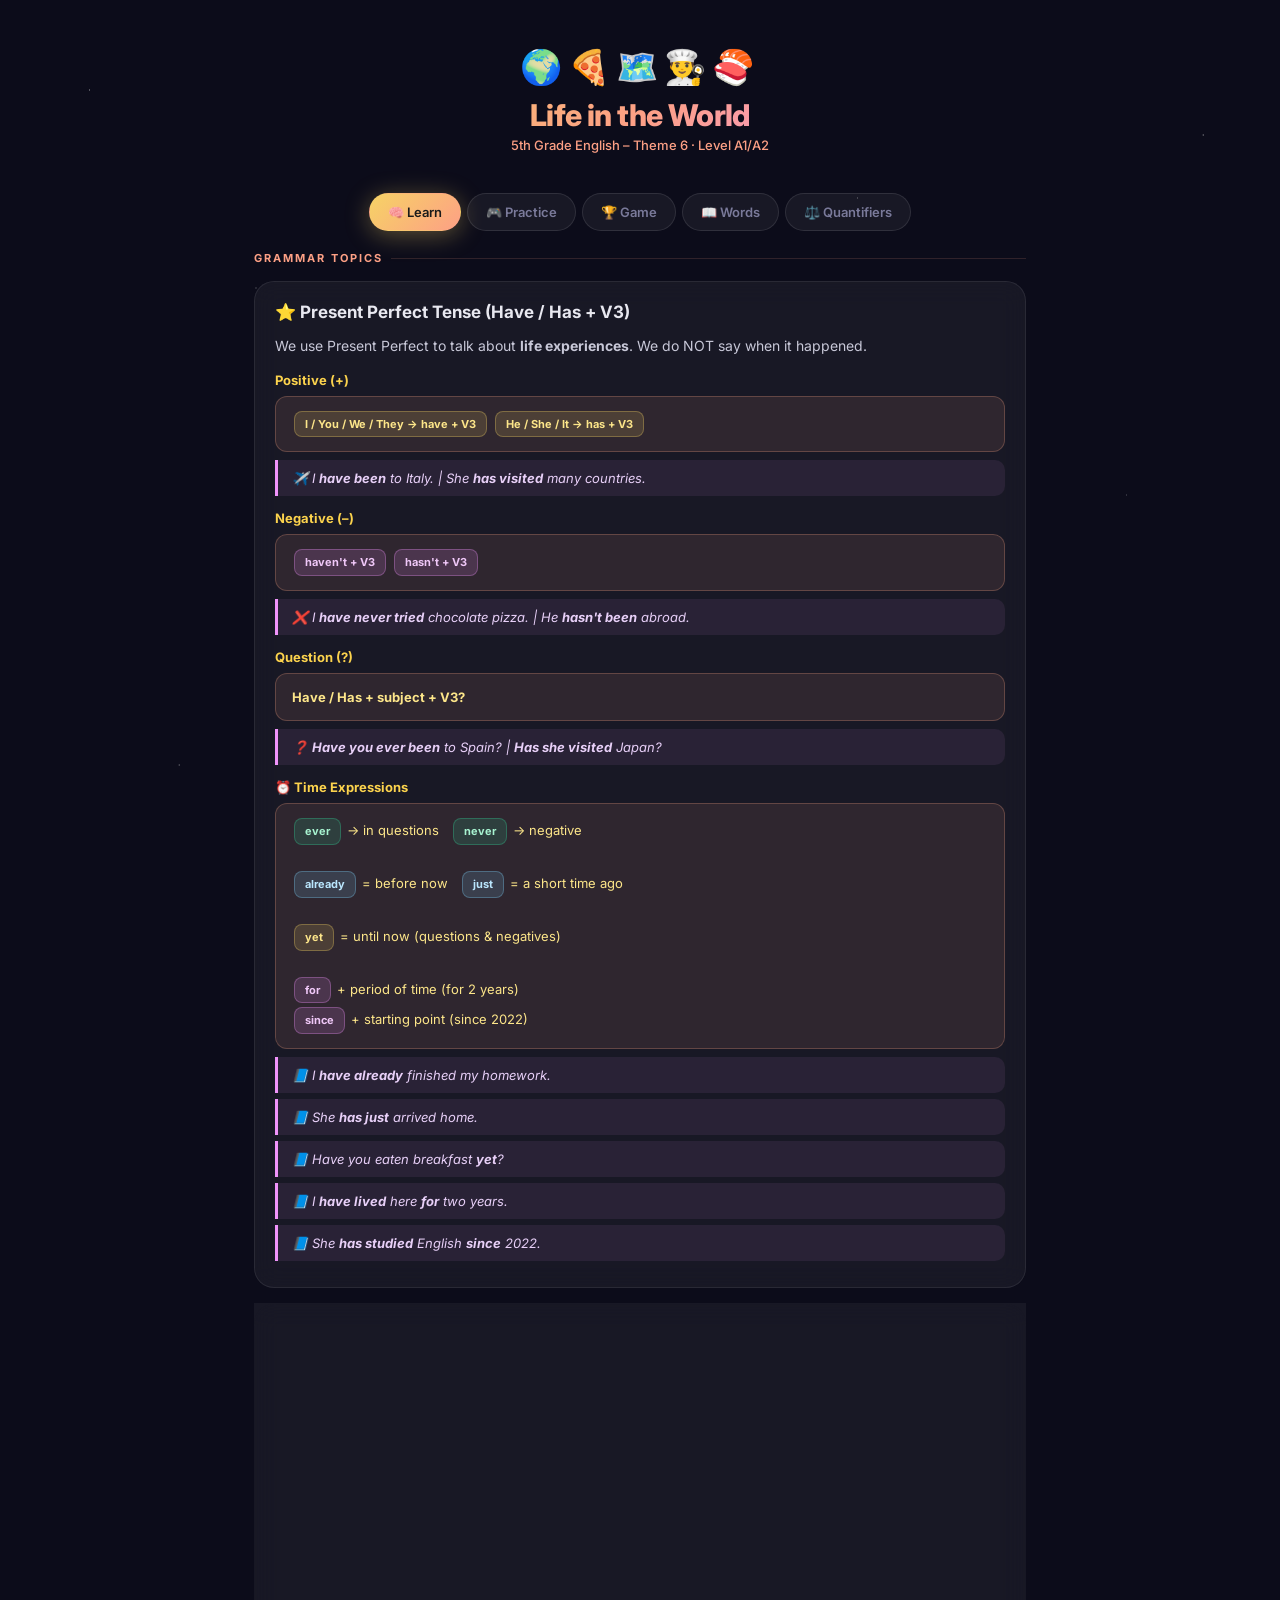
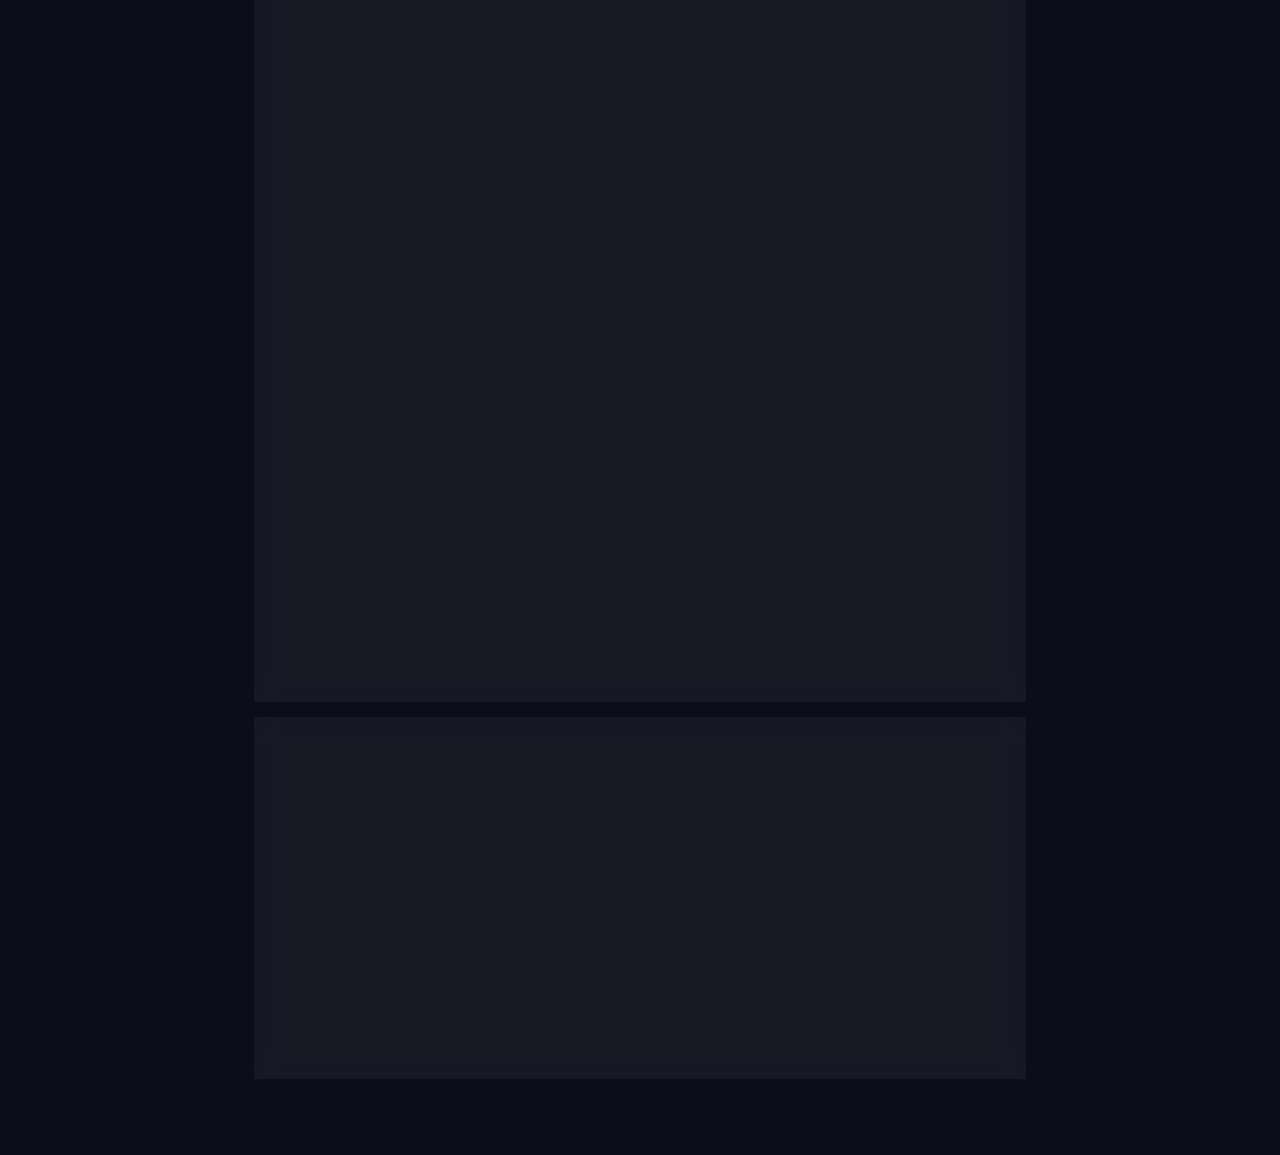
<file: life_in_the_world_theme6_app.html>
<!DOCTYPE html>
<html lang="en">
<head>
<meta charset="UTF-8">
<meta name="viewport" content="width=device-width, initial-scale=1.0">
<title>Life in the World – English App</title>
<link rel="stylesheet" href="life_in_the_world_theme6_app_style.css">
</head>
<body>
<div class="container">

  <div class="header">
    <div class="icon-row">🌍🍕🗺️👨‍🍳🍣</div>
    <h1>Life in the World</h1>
    <p>5th Grade English – Theme 6 · Level A1/A2</p>
  </div>

  <nav class="nav">
    <button class="nav-btn active" onclick="showPage('learn')">🧠 Learn</button>
    <button class="nav-btn" onclick="showPage('practice')">🎮 Practice</button>
    <button class="nav-btn" onclick="showPage('game')">🏆 Game</button>
    <button class="nav-btn" onclick="showPage('vocab')">📖 Words</button>
    <button class="nav-btn" onclick="showPage('quantifiers')">⚖️ Quantifiers</button>
  </nav>

  <!-- ===================== LEARN ===================== -->
  <div class="page active" id="page-learn">
    <div class="section-title">Grammar Topics</div>

    <!-- Present Perfect -->
    <div class="card">
      <h2>⭐ Present Perfect Tense (Have / Has + V3)</h2>
      <p>We use Present Perfect to talk about <b>life experiences</b>. We do NOT say when it happened.</p>
      <h3>Positive (+)</h3>
      <div class="rule-box">
        <span class="tag">I / You / We / They → have + V3</span>
        <span class="tag">He / She / It → has + V3</span>
      </div>
      <div class="example">✈️ I <b>have been</b> to Italy. | She <b>has visited</b> many countries.</div>
      <h3>Negative (–)</h3>
      <div class="rule-box">
        <span class="tag pink">haven't + V3</span> <span class="tag pink">hasn't + V3</span>
      </div>
      <div class="example">❌ I <b>have never tried</b> chocolate pizza. | He <b>hasn't been</b> abroad.</div>
      <h3>Question (?)</h3>
      <div class="rule-box"><b>Have / Has + subject + V3?</b></div>
      <div class="example">❓ <b>Have you ever been</b> to Spain? | <b>Has she visited</b> Japan?</div>
      <h3>⏰ Time Expressions</h3>
      <div class="rule-box">
        <span class="tag green">ever</span> → in questions &nbsp;
        <span class="tag green">never</span> → negative<br><br>
        <span class="tag blue">already</span> = before now &nbsp;
        <span class="tag blue">just</span> = a short time ago<br><br>
        <span class="tag">yet</span> = until now (questions & negatives)<br><br>
        <span class="tag pink">for</span> + period of time (for 2 years)<br>
        <span class="tag pink">since</span> + starting point (since 2022)
      </div>
      <div class="example">📘 I <b>have already</b> finished my homework.</div>
      <div class="example">📘 She <b>has just</b> arrived home.</div>
      <div class="example">📘 Have you eaten breakfast <b>yet</b>?</div>
      <div class="example">📘 I <b>have lived</b> here <b>for</b> two years.</div>
      <div class="example">📘 She <b>has studied</b> English <b>since</b> 2022.</div>
    </div>

    <!-- Quantifiers -->
    <div class="card">
      <h2>⚖️ Quantifiers (Miktar İfadeleri)</h2>
      <p style="margin-bottom: 8px;">First, know if a noun is <b>Countable</b> (sayılabilir) or <b>Uncountable</b> (sayılamaz)!</p>
      <div class="rule-box">
        <b>Countable:</b> apple, egg, carrot, burger, tomato<br>
        <b>Uncountable:</b> sugar, flour, meat, water, salt, milk, bread, rice, cheese
      </div>
      <h3>HOW MANY / HOW MUCH</h3>
      <div class="rule-box">
        <span class="tag green">How many</span> + countable → How many apples?<br>
        <span class="tag pink">How much</span> + uncountable → How much milk?
      </div>
      <h3>SOME / ANY</h3>
      <div class="rule-box">
        <span class="tag blue">some</span> → positive sentences & offers (I want <b>some</b> eggs.)<br>
        <span class="tag">any</span> → questions & negatives (Is there <b>any</b> milk?)
      </div>
      <h3>A FEW / A LITTLE</h3>
      <div class="rule-box">
        <span class="tag green">a few</span> + countable plural (a few pears)<br>
        <span class="tag pink">a little</span> + uncountable (a little bread)
      </div>
      <h3>MANY / MUCH / A LOT OF</h3>
      <div class="rule-box">
        <span class="tag green">many</span> + countable | <span class="tag pink">much</span> + uncountable<br>
        <span class="tag blue">a lot of</span> + both (a lot of milk / a lot of eggs)
      </div>
      <h3>TOO MANY / TOO MUCH / ENOUGH</h3>
      <div class="rule-box">
        <span class="tag">too many</span> + countable = too many cars<br>
        <span class="tag">too much</span> + uncountable = too much sugar<br>
        <span class="tag pink">enough</span> = yeterli (enough money / enough chairs)
      </div>
      <h3>BOTH / EITHER / NEITHER</h3>
      <div class="rule-box">
        <span class="tag green">both … and</span> = her ikisi de (Both water <b>and</b> milk are good.)<br>
        <span class="tag blue">either … or</span> = ya … ya (Either water <b>or</b> juice.)<br>
        <span class="tag pink">neither … nor</span> = ne … ne (Neither coffee <b>nor</b> tea.)
      </div>
    </div>

    <!-- V3 Table -->
    <div class="card">
      <h2>📚 Past Participle (V3) – Key Verbs</h2>
      <table class="verb-table">
        <tr><th>Verb (V1)</th><th>V3</th><th>Verb (V1)</th><th>V3</th></tr>
        <tr><td>go</td><td>gone</td><td>eat</td><td>eaten</td></tr>
        <tr><td>be</td><td>been</td><td>drink</td><td>drunk</td></tr>
        <tr><td>visit</td><td>visited</td><td>try</td><td>tried</td></tr>
        <tr><td>see</td><td>seen</td><td>finish</td><td>finished</td></tr>
        <tr><td>come</td><td>come</td><td>study</td><td>studied</td></tr>
        <tr><td>have</td><td>had</td><td>learn</td><td>learned</td></tr>
        <tr><td>travel</td><td>travelled</td><td>live</td><td>lived</td></tr>
        <tr><td>buy</td><td>bought</td><td>arrive</td><td>arrived</td></tr>
      </table>
    </div>
  </div>

  <!-- ===================== PRACTICE ===================== -->
  <div class="page" id="page-practice">
    <div class="inner-tabs">
      <button class="inner-tab active" onclick="showInner('multiple')">🔤 Multiple Choice</button>
      <button class="inner-tab" onclick="showInner('fill')">✏️ Fill Blanks</button>
      <button class="inner-tab" onclick="showInner('builder')">🧩 Build Sentence</button>
    </div>
    <div class="inner-page active" id="inner-multiple"><div id="mc-container"></div></div>
    <div class="inner-page" id="inner-fill"><div id="fill-container"></div></div>
    <div class="inner-page" id="inner-builder"><div id="builder-container"></div></div>
  </div>

  <!-- ===================== GAME ===================== -->
  <div class="page" id="page-game">
    <div id="game-start" class="question-card" style="text-align:center; padding: 36px 20px;">
      <div style="font-size: 56px; margin-bottom: 12px;">🏆</div>
      <h2 style="font-size: 21px; margin-bottom: 8px; justify-content: center;">Game Mode!</h2>
      <p style="color: #94a3b8; margin-bottom: 20px;">Answer 15 questions. Earn 10 points each!</p>
      <button class="btn btn-success" onclick="startGame()" style="font-size: 16px; padding: 14px 36px;">Start Game 🌍</button>
    </div>
    <div id="game-play" class="hidden">
      <div class="score-bar">
        <div><div style="font-size: 11px; color: #94a3b8; text-transform: uppercase; letter-spacing: 1px;">Score</div><div class="score-val" id="live-score">0</div></div>
        <div style="text-align:center;"><div style="font-size: 11px; color: #94a3b8;">Question</div><div style="font-size: 16px; font-weight: 700;" id="q-counter">1/15</div></div>
        <div style="text-align:right;"><div style="font-size: 11px; color: #94a3b8; margin-bottom: 4px;">Progress</div><div class="progress-bar" style="width: 100px;"><div class="progress-fill" id="progress-fill" style="width: 0%"></div></div></div>
      </div>
      <div id="game-question-area"></div>
    </div>
    <div id="game-results" class="hidden">
      <div class="question-card results-screen">
        <div class="results-emoji" id="res-emoji">🎉</div>
        <div class="results-score" id="res-score">0 pts</div>
        <div class="results-msg" id="res-msg">Great Job!</div>
        <div class="results-sub" id="res-sub">You got 0 out of 15 correct!</div>
        <div style="display:flex; gap:10px; justify-content:center; flex-wrap:wrap;">
          <button class="btn btn-success" onclick="startGame()">Play Again 🔄</button>
          <button class="btn btn-primary" onclick="showPage('learn')">Review 🧠</button>
        </div>
      </div>
    </div>
  </div>

  <!-- ===================== VOCAB ===================== -->
  <div class="page" id="page-vocab">
    <div class="section-title">Theme 6 Key Vocabulary</div>
    <div class="card"><h2>🌍 Countries & Continents</h2><div class="vocab-grid" id="vocab-countries"></div></div>
    <div class="card"><h2>🍕 World Foods</h2><div class="vocab-grid" id="vocab-foods"></div></div>
    <div class="card"><h2>👨‍🍳 Cooking Verbs</h2><div class="vocab-grid" id="vocab-cooking"></div></div>
    <div class="card"><h2>🌐 Culture & Travel</h2><div class="vocab-grid" id="vocab-culture"></div></div>
  </div>

  <!-- ===================== QUANTIFIERS ===================== -->
  <div class="page" id="page-quantifiers">
    <div class="section-title">Countable vs Uncountable</div>
    <div class="card">
      <h2>🥗 Sort the Food!</h2>
      <p style="font-size:13px; color:#94a3b8; margin-bottom:12px;">Tap each food to reveal if it's countable (C) or uncountable (U)!</p>
      <div class="food-chips" id="food-sort-chips"></div>
    </div>
    <div class="card">
      <h2>⚖️ Quantifier Quiz</h2>
      <p style="font-size:13px; color:#94a3b8; margin-bottom:12px;">Choose the correct quantifier for each sentence.</p>
      <div id="quant-quiz-container"></div>
    </div>
    <div class="card">
      <h2>📝 Some / Any / Much / Many</h2>
      <p style="font-size:13px; color:#94a3b8; margin-bottom:12px;">Fill in each blank with the correct word.</p>
      <div id="quant-fill-container"></div>
    </div>
  </div>

</div>

<script>
// ===== NAVIGATION =====
function showPage(id) {
  document.querySelectorAll('.page').forEach(p => p.classList.remove('active'));
  document.querySelectorAll('.nav-btn').forEach(b => b.classList.remove('active'));
  document.getElementById('page-' + id).classList.add('active');
  event.target.classList.add('active');
  if (id === 'practice') initPractice();
  if (id === 'vocab') initVocab();
  if (id === 'quantifiers') initQuantifiers();
}
function showInner(id) {
  document.querySelectorAll('.inner-page').forEach(p => p.classList.remove('active'));
  document.querySelectorAll('.inner-tab').forEach(b => b.classList.remove('active'));
  document.getElementById('inner-' + id).classList.add('active');
  event.target.classList.add('active');
}

// ===== ALL QUESTIONS =====
const allQuestions = [
  // Present Perfect - have/has
  { type: 'mc', q: 'She ___ visited many countries around the world.', opts: ['have', 'has', 'is', 'was'], ans: 1, topic: '⭐ Present Perfect' },
  { type: 'mc', q: 'I ___ never eaten sushi in my life.', opts: ['has', 'is', 'have', 'was'], ans: 2, topic: '⭐ Present Perfect' },
  { type: 'mc', q: 'They ___ travelled to another country last year.', opts: ['have', 'has', 'had', 'were'], ans: 0, topic: '⭐ Present Perfect' },
  { type: 'mc', q: 'Have you ___ been to a food festival?', opts: ['never', 'ever', 'yet', 'just'], ans: 1, topic: '⭐ Ever/Never' },
  { type: 'mc', q: 'I have ___ finished my homework. (before now)', opts: ['yet', 'never', 'already', 'ever'], ans: 2, topic: '⭐ Already/Just' },
  { type: 'mc', q: 'She has ___ arrived home. (a short time ago)', opts: ['already', 'yet', 'never', 'just'], ans: 3, topic: '⭐ Already/Just' },
  { type: 'mc', q: "I haven't eaten breakfast ___ . (questions/negatives)", opts: ['ever', 'already', 'yet', 'never'], ans: 2, topic: '⭐ Yet' },
  { type: 'mc', q: 'I have lived here ___ two years. (period of time)', opts: ['since', 'for', 'ago', 'from'], ans: 1, topic: '⭐ For/Since' },
  { type: 'mc', q: 'She has studied English ___ 2022. (starting point)', opts: ['for', 'ago', 'since', 'from'], ans: 2, topic: '⭐ For/Since' },
  // V3 forms
  { type: 'mc', q: 'V3 of "go":', opts: ['goed', 'gone', 'went', 'going'], ans: 1, topic: '📚 V3 Forms' },
  { type: 'mc', q: 'V3 of "eat":', opts: ['eated', 'ate', 'eaten', 'eating'], ans: 2, topic: '📚 V3 Forms' },
  { type: 'mc', q: 'V3 of "see":', opts: ['sawed', 'saw', 'seen', 'seed'], ans: 2, topic: '📚 V3 Forms' },
  // Quantifiers
  { type: 'mc', q: '___ apples do you eat every day? (countable)', opts: ['How much', 'How many', 'How few', 'How little'], ans: 1, topic: '⚖️ Quantifiers' },
  { type: 'mc', q: '___ water do you drink? (uncountable)', opts: ['How many', 'How few', 'How much', 'A few'], ans: 2, topic: '⚖️ Quantifiers' },
  { type: 'mc', q: 'I want ___ eggs. (positive sentence)', opts: ['any', 'some', 'much', 'many'], ans: 1, topic: '⚖️ Some/Any' },
  { type: 'mc', q: "I don't want ___ bread. (negative)", opts: ['some', 'a few', 'any', 'much'], ans: 2, topic: '⚖️ Some/Any' },
  { type: 'mc', q: 'We need ___ cucumbers. (a small number)', opts: ['a little', 'much', 'a few', 'any'], ans: 2, topic: '⚖️ A few/A little' },
  { type: 'mc', q: 'Add ___ oil to the mixture. (small amount, uncountable)', opts: ['a few', 'many', 'a little', 'some'], ans: 2, topic: '⚖️ A few/A little' },
  { type: 'mc', q: 'There are ___ cars in the car park. It is crowded!', opts: ['too much', 'too many', 'enough', 'a little'], ans: 1, topic: '⚖️ Too many/much' },
  { type: 'mc', q: 'Please buy ___ apples and cucumbers. (both items)', opts: ['either', 'neither', 'both', 'any'], ans: 2, topic: '⚖️ Both/Either/Neither' },
];

const fillQuestions = [
  { sentence: 'She [has] visited Italy. (Present Perfect)', answer: 'has', hint: 'He/She/It → ?' },
  { sentence: 'I [have] never eaten sushi.', answer: 'have', hint: 'I / You / We → ?' },
  { sentence: 'Have you [ever] been to Spain?', answer: 'ever', hint: 'questions → ?' },
  { sentence: 'She has [just] arrived home. (az önce)', answer: 'just', hint: 'a short time ago' },
  { sentence: 'I have lived here [for] two years.', answer: 'for', hint: 'period of time' },
  { sentence: 'She has studied [since] 2022.', answer: 'since', hint: 'starting point' },
  { sentence: 'I want [some] eggs. (positive sentence)', answer: 'some', hint: 'some or any?' },
  { sentence: 'Do you need [any] cucumbers? (question)', answer: 'any', hint: 'some or any?' },
  { sentence: 'We need [a few] cucumbers. (az, sayılabilir)', answer: 'a few', hint: 'a few or a little?' },
  { sentence: 'Add [a little] oil to the mixture. (az, sayılamaz)', answer: 'a little', hint: 'a few or a little?' },
  { sentence: 'There are [too many] cars. It is crowded.', answer: 'too many', hint: 'too many / too much' },
  { sentence: 'V3 of "go" is [gone].', answer: 'gone', hint: 'irregular verb' },
];

const builderQuestions = [
  { words: ['been', 'I', 'have', 'to', 'Italy'], answer: 'I have been to Italy' },
  { words: ['visited', 'She', 'has', 'countries', 'many'], answer: 'She has visited many countries' },
  { words: ['you', 'ever', 'Have', 'Spain?', 'been', 'to'], answer: 'Have you ever been to Spain?' },
  { words: ['never', 'I', 'have', 'sushi', 'eaten'], answer: 'I have never eaten sushi' },
  { words: ['yet?', 'you', 'finished', 'Have', 'homework', 'your'], answer: 'Have you finished your homework yet?' },
  { words: ['some', 'want', 'I', 'eggs'], answer: 'I want some eggs' },
  { words: ['cucumbers', 'a', 'need', 'We', 'few'], answer: 'We need a few cucumbers' },
];

// ===== PRACTICE =====
let practiceInited = false;
function initPractice() {
  if (practiceInited) return; practiceInited = true;
  initMC(); initFill(); initBuilder();
}
function initMC() {
  const c = document.getElementById('mc-container'); c.innerHTML = '';
  allQuestions.forEach((q, i) => {
    const div = document.createElement('div'); div.className = 'question-card';
    div.innerHTML = `
      <div class="question-num">${q.topic} · Q${i+1}/${allQuestions.length}</div>
      <div class="question-text">${q.q}</div>
      <div class="options" id="mc-opts-${i}">
        ${q.opts.map((o, j) => `<button class="option-btn" onclick="checkMC(${i},${j})">${o}</button>`).join('')}
      </div>
      <div class="feedback" id="mc-fb-${i}"></div>`;
    c.appendChild(div);
  });
}
function checkMC(qi, sel) {
  const q = allQuestions[qi];
  const opts = document.querySelectorAll(`#mc-opts-${qi} .option-btn`);
  opts.forEach(b => b.disabled = true);
  opts[q.ans].classList.add('correct');
  const fb = document.getElementById('mc-fb-' + qi);
  if (sel === q.ans) { fb.textContent = '✅ Correct! Well done!'; fb.className = 'feedback show correct-fb'; }
  else { opts[sel].classList.add('wrong'); fb.textContent = `❌ Answer: "${q.opts[q.ans]}"`; fb.className = 'feedback show wrong-fb'; }
}
function initFill() {
  const c = document.getElementById('fill-container'); c.innerHTML = '';
  fillQuestions.forEach((q, i) => {
    const parts = q.sentence.replace(`[${q.answer}]`, '<BLANK>').split('<BLANK>');
    const div = document.createElement('div'); div.className = 'question-card';
    div.innerHTML = `
      <div class="question-num">✏️ Fill in the blank · ${i+1}/${fillQuestions.length}</div>
      <div style="font-size:15px;font-weight:600;line-height:2.2;margin-bottom:11px;">
        ${parts[0]}<input class="blank-input" id="fill-inp-${i}" placeholder="?" autocomplete="off">${parts[1]||''}
      </div>
      <div style="color:#94a3b8;font-size:12px;margin-bottom:10px;">💡 Hint: ${q.hint}</div>
      <div style="display:flex;gap:8px;flex-wrap:wrap;">
        <button class="btn btn-primary" onclick="checkFill(${i})">Check ✓</button>
        <button class="btn" style="background:rgba(255,255,255,0.08);border:1px solid rgba(255,255,255,0.15);color:#e2e8f0;" onclick="showFillAnswer(${i})">Show Answer 👁️</button>
      </div>
      <div class="feedback" id="fill-fb-${i}"></div>`;
    c.appendChild(div);
  });
}
function checkFill(i) {
  const inp = document.getElementById('fill-inp-' + i);
  const q = fillQuestions[i];
  const val = inp.value.trim().toLowerCase();
  const fb = document.getElementById('fill-fb-' + i);
  if (val === q.answer.toLowerCase()) { inp.className = 'blank-input correct'; fb.textContent = '✅ Correct!'; fb.className = 'feedback show correct-fb'; }
  else { inp.className = 'blank-input wrong'; fb.textContent = `❌ Starts with "${q.answer[0]}"...`; fb.className = 'feedback show wrong-fb'; }
}
function showFillAnswer(i) {
  const inp = document.getElementById('fill-inp-' + i);
  inp.value = fillQuestions[i].answer; inp.className = 'blank-input correct';
  const fb = document.getElementById('fill-fb-' + i);
  fb.textContent = `📖 Answer: "${fillQuestions[i].answer}"`; fb.className = 'feedback show correct-fb';
}
function initBuilder() {
  const c = document.getElementById('builder-container'); c.innerHTML = '';
  builderQuestions.forEach((q, i) => {
    const shuffled = [...q.words].sort(() => Math.random() - 0.5);
    const div = document.createElement('div'); div.className = 'question-card';
    div.innerHTML = `
      <div class="question-num">🧩 Sentence Builder · ${i+1}/${builderQuestions.length}</div>
      <p style="color:#94a3b8;font-size:12px;margin-bottom:10px;">Tap words to build the sentence. Tap a placed word to remove it.</p>
      <div class="sentence-area" id="sb-area-${i}"><span style="color:#475569;font-size:12px;" id="sb-ph-${i}">👆 Tap words below...</span></div>
      <div class="word-bank" id="sb-bank-${i}">
        ${shuffled.map((w, j) => `<div class="word-chip" id="sb-chip-${i}-${j}" onclick="placeWord(${i},'${w.replace(/'/g,"\\'")}',${j})">${w}</div>`).join('')}
      </div>
      <div style="display:flex;gap:8px;flex-wrap:wrap;margin-top:4px;">
        <button class="btn btn-primary" onclick="checkBuilder(${i})">Check ✓</button>
        <button class="btn" style="background:rgba(255,255,255,0.08);border:1px solid rgba(255,255,255,0.15);color:#e2e8f0;" onclick="resetBuilder(${i})">Reset 🔄</button>
      </div>
      <div class="feedback" id="sb-fb-${i}"></div>`;
    div.dataset.placed = JSON.stringify([]);
    c.appendChild(div);
  });
}
function placeWord(qi, word, chipIdx) {
  const card = document.querySelector(`#builder-container .question-card:nth-child(${qi+1})`);
  const placed = JSON.parse(card.dataset.placed || '[]');
  const chip = document.getElementById(`sb-chip-${qi}-${chipIdx}`);
  if (chip.classList.contains('placed')) return;
  chip.classList.add('placed');
  placed.push({ word, chipIdx });
  card.dataset.placed = JSON.stringify(placed);
  renderSB(qi, placed);
}
function renderSB(qi, placed) {
  const area = document.getElementById('sb-area-' + qi);
  const ph = document.getElementById('sb-ph-' + qi);
  if (ph) ph.style.display = placed.length === 0 ? '' : 'none';
  area.querySelectorAll('.placed-chip').forEach(c => c.remove());
  placed.forEach((p, idx) => {
    const span = document.createElement('span');
    span.className = 'placed-chip'; span.textContent = p.word;
    span.onclick = () => removeSBWord(qi, idx); area.appendChild(span);
  });
}
function removeSBWord(qi, idx) {
  const card = document.querySelector(`#builder-container .question-card:nth-child(${qi+1})`);
  const placed = JSON.parse(card.dataset.placed || '[]');
  const removed = placed.splice(idx, 1)[0];
  card.dataset.placed = JSON.stringify(placed);
  const chip = document.getElementById(`sb-chip-${qi}-${removed.chipIdx}`);
  if (chip) chip.classList.remove('placed');
  renderSB(qi, placed);
}
function resetBuilder(qi) {
  const card = document.querySelector(`#builder-container .question-card:nth-child(${qi+1})`);
  card.dataset.placed = JSON.stringify([]);
  card.querySelectorAll('.word-chip').forEach(c => c.classList.remove('placed'));
  renderSB(qi, []);
  document.getElementById('sb-fb-' + qi).className = 'feedback';
}
function checkBuilder(qi) {
  const card = document.querySelector(`#builder-container .question-card:nth-child(${qi+1})`);
  const placed = JSON.parse(card.dataset.placed || '[]');
  const built = placed.map(p => p.word).join(' ').toLowerCase().replace(/[?!.]$/, '');
  const correct = builderQuestions[qi].answer.toLowerCase().replace(/[?!.]$/, '');
  const fb = document.getElementById('sb-fb-' + qi);
  if (built === correct) { fb.textContent = '✅ Perfect!'; fb.className = 'feedback show correct-fb'; }
  else { fb.textContent = `❌ Correct: "${builderQuestions[qi].answer}"`; fb.className = 'feedback show wrong-fb'; }
}

// ===== GAME =====
let gameQs = [], gameIdx = 0, gameScore = 0, gameCorrect = 0, gameAnswered = false;
function startGame() {
  gameQs = [...allQuestions].sort(() => Math.random() - 0.5).slice(0, 15);
  gameIdx = 0; gameScore = 0; gameCorrect = 0;
  document.getElementById('game-start').classList.add('hidden');
  document.getElementById('game-results').classList.add('hidden');
  document.getElementById('game-play').classList.remove('hidden');
  loadGameQ();
}
function loadGameQ() {
  if (gameIdx >= gameQs.length) { endGame(); return; }
  gameAnswered = false;
  const q = gameQs[gameIdx];
  document.getElementById('q-counter').textContent = `${gameIdx+1}/15`;
  document.getElementById('progress-fill').style.width = `${(gameIdx/15)*100}%`;
  document.getElementById('game-question-area').innerHTML = `
    <div class="question-card">
      <div class="question-num">${q.topic} · Q${gameIdx+1} of 15</div>
      <div class="question-text">${q.q}</div>
      <div class="options" id="g-opts">
        ${q.opts.map((o, j) => `<button class="option-btn" onclick="gameAnswer(${j})">${o}</button>`).join('')}
      </div>
      <div class="feedback" id="g-fb"></div>
      <div style="margin-top:13px;text-align:right;" id="g-next" class="hidden">
        <button class="btn btn-primary" onclick="nextGameQ()">Next ▶</button>
      </div>
    </div>`;
}
function gameAnswer(sel) {
  if (gameAnswered) return; gameAnswered = true;
  const q = gameQs[gameIdx];
  const opts = document.querySelectorAll('#g-opts .option-btn');
  opts.forEach(b => b.disabled = true);
  opts[q.ans].classList.add('correct');
  const fb = document.getElementById('g-fb');
  if (sel === q.ans) { gameScore += 10; gameCorrect++; document.getElementById('live-score').textContent = gameScore; fb.textContent = '✅ Correct! +10 pts!'; fb.className = 'feedback show correct-fb'; }
  else { opts[sel].classList.add('wrong'); fb.textContent = `❌ Answer: "${q.opts[q.ans]}"`; fb.className = 'feedback show wrong-fb'; }
  document.getElementById('g-next').classList.remove('hidden');
}
function nextGameQ() { gameIdx++; loadGameQ(); }
function endGame() {
  document.getElementById('game-play').classList.add('hidden');
  document.getElementById('game-results').classList.remove('hidden');
  document.getElementById('progress-fill').style.width = '100%';
  document.getElementById('res-score').textContent = gameScore + ' pts';
  document.getElementById('res-sub').textContent = `You got ${gameCorrect} out of 15 correct!`;
  let emoji, msg;
  if (gameCorrect >= 13) { emoji = '🏆'; msg = 'World Champion! Amazing!'; }
  else if (gameCorrect >= 10) { emoji = '🌟'; msg = 'Great job! Keep it up!'; }
  else if (gameCorrect >= 7) { emoji = '🙂'; msg = 'Good try! Practice more!'; }
  else { emoji = '🌍'; msg = "Don't give up! Try again!"; }
  document.getElementById('res-emoji').textContent = emoji;
  document.getElementById('res-msg').textContent = msg;
}

// ===== VOCAB =====
const vocabData = {
  countries: [
    ['Türkiye','Türkiye'], ['France','Fransa'], ['Italy','İtalya'], ['Spain','İspanya'],
    ['Germany','Almanya'], ['Japan','Japonya'], ['China','Çin'], ['Brazil','Brezilya'],
    ['Australia','Avustralya'], ['Russia','Rusya'], ['Canada','Kanada'], ['Argentina','Arjantin'],
    ['Asia','Asya'], ['Europe','Avrupa'], ['Africa','Afrika'], ['Antarctica','Antarktika'],
  ],
  foods: [
    ['pizza','pizza'], ['pasta','makarna'], ['gelato','İtalyan dondurması'], ['croissant','kruvasan'],
    ['dumpling','mantı'], ['pretzel','simit'], ['kebab','kebap'], ['sausage','sosis'],
    ['seafood','deniz ürünleri'], ['cheese','peynir'], ['rice','pirinç'], ['chocolate','çikolata'],
    ['street food','sokak yemeği'], ['cuisine','mutfak'], ['recipe','tarif'], ['ingredient','malzeme'],
  ],
  cooking: [
    ['prepare','hazırlamak'], ['boil','kaynatmak'], ['fry','kızartmak'], ['grill','ızgara yapmak'],
    ['bake','fırında pişirmek'], ['cut','kesmek'], ['mix','karıştırmak'], ['serve','servis etmek'],
    ['add','eklemek'], ['wash','yıkamak'], ['cook','pişirmek'], ['remove','çıkarmak'],
  ],
  culture: [
    ['tradition','gelenek'], ['culture','kültür'], ['nationality','milliyet'], ['continent','kıta'],
    ['festival','festival'], ['explore','keşfetmek'], ['visit','ziyaret etmek'], ['travel','seyahat etmek'],
    ['delicious','lezzetli'], ['spicy','baharatlı'], ['sweet','tatlı'], ['popular','popüler'],
    ['flavour','lezzet'], ['traditional','geleneksel'], ['international','uluslararası'], ['value','değer'],
  ]
};
function initVocab() {
  const keys = { countries: 'vocab-countries', foods: 'vocab-foods', cooking: 'vocab-cooking', culture: 'vocab-culture' };
  Object.keys(keys).forEach(k => {
    const el = document.getElementById(keys[k]);
    if (!el || el.innerHTML) return;
    el.innerHTML = vocabData[k].map(([en, tr]) => `<div class="vocab-item"><div class="vocab-en">${en}</div><div class="vocab-tr">${tr}</div></div>`).join('');
  });
}

// ===== QUANTIFIERS PAGE =====
const foodItems = [
  { name: 'apple', type: 'C' }, { name: 'milk', type: 'U' }, { name: 'egg', type: 'C' },
  { name: 'sugar', type: 'U' }, { name: 'carrot', type: 'C' }, { name: 'flour', type: 'U' },
  { name: 'tomato', type: 'C' }, { name: 'water', type: 'U' }, { name: 'burger', type: 'C' },
  { name: 'cheese', type: 'U' }, { name: 'lemon', type: 'C' }, { name: 'bread', type: 'U' },
  { name: 'mushroom', type: 'C' }, { name: 'rice', type: 'U' }, { name: 'strawberry', type: 'C' },
  { name: 'meat', type: 'U' },
];
const quantQuiz = [
  { q: '___ eggs are there in the fridge?', opts: ['How much', 'How many', 'A few', 'A little'], ans: 1 },
  { q: '___ milk do you need for breakfast?', opts: ['How many', 'A few', 'How much', 'Both'], ans: 2 },
  { q: 'We need ___ cucumbers for the salad.', opts: ['a little', 'much', 'a few', 'any'], ans: 2 },
  { q: 'Add ___ oil to the pan.', opts: ['a few', 'many', 'a little', 'some'], ans: 2 },
  { q: 'There is ___ rain today. Stay inside!', opts: ['too many', 'too much', 'enough', 'a few'], ans: 1 },
  { q: 'Please buy ___ apples AND cucumbers.', opts: ['either', 'neither', 'both', 'any'], ans: 2 },
  { q: 'We have ___ coffee NOR tea at home.', opts: ['both', 'either', 'neither', 'some'], ans: 2 },
  { q: "Our team hasn't got ___ players. We need new ones.", opts: ['too many', 'too much', 'enough', 'much'], ans: 2 },
];
const quantFill = [
  { sentence: 'I want ___ eggs. (positive)', answer: 'some', opts: ['some', 'any'] },
  { sentence: 'Do you need ___ help? (question)', answer: 'any', opts: ['some', 'any'] },
  { sentence: "There aren't ___ shops here. (negative)", answer: 'any', opts: ['some', 'any'] },
  { sentence: 'We have ___ a lot of milk. → use much or a lot of?', answer: 'a lot of', opts: ['much', 'a lot of'] },
  { sentence: 'How ___ eggs do you need?', answer: 'many', opts: ['much', 'many'] },
  { sentence: 'How ___ sugar is in this cake?', answer: 'much', opts: ['much', 'many'] },
];

let quantInited = false;
function initQuantifiers() {
  if (quantInited) return; quantInited = true;
  // Food sort
  const chips = document.getElementById('food-sort-chips');
  foodItems.forEach(f => {
    const chip = document.createElement('div');
    chip.className = 'food-chip neutral';
    chip.textContent = f.name;
    chip.dataset.revealed = '0';
    chip.onclick = function() {
      if (this.dataset.revealed === '1') return;
      this.dataset.revealed = '1';
      if (f.type === 'C') { this.classList.remove('neutral'); this.classList.add('countable'); this.textContent = f.name + ' (C ✓)'; }
      else { this.classList.remove('neutral'); this.classList.add('uncountable'); this.textContent = f.name + ' (U ✓)'; }
    };
    chips.appendChild(chip);
  });
  // Quantifier quiz
  const qc = document.getElementById('quant-quiz-container');
  quantQuiz.forEach((q, i) => {
    const div = document.createElement('div'); div.className = 'question-card'; div.style.marginBottom = '12px';
    div.innerHTML = `
      <div class="question-num">⚖️ Quantifier Q${i+1}</div>
      <div class="question-text" style="font-size:14px;">${q.q}</div>
      <div class="options" id="qq-opts-${i}">
        ${q.opts.map((o, j) => `<button class="option-btn" onclick="checkQuantQ(${i},${j})">${o}</button>`).join('')}
      </div>
      <div class="feedback" id="qq-fb-${i}"></div>`;
    qc.appendChild(div);
  });
  // Fill quantifiers
  const fc = document.getElementById('quant-fill-container');
  quantFill.forEach((q, i) => {
    const div = document.createElement('div'); div.className = 'question-card'; div.style.marginBottom = '12px';
    div.innerHTML = `
      <div class="question-num">📝 Fill in · ${i+1}/${quantFill.length}</div>
      <div style="font-size:14px;font-weight:600;margin-bottom:10px;">${q.sentence}</div>
      <div style="display:flex;gap:7px;flex-wrap:wrap;margin-bottom:10px;">
        ${q.opts.map(o => `<button class="option-btn" style="padding:8px 14px;" onclick="checkQuantFill(${i},'${o.replace(/'/g,"\\'")}',this)">${o}</button>`).join('')}
      </div>
      <div class="feedback" id="qf-fb-${i}"></div>`;
    fc.appendChild(div);
  });
}
function checkQuantQ(qi, sel) {
  const q = quantQuiz[qi];
  const opts = document.querySelectorAll(`#qq-opts-${qi} .option-btn`);
  opts.forEach(b => b.disabled = true);
  opts[q.ans].classList.add('correct');
  const fb = document.getElementById('qq-fb-' + qi);
  if (sel === q.ans) { fb.textContent = '✅ Correct!'; fb.className = 'feedback show correct-fb'; }
  else { opts[sel].classList.add('wrong'); fb.textContent = `❌ Answer: "${q.opts[q.ans]}"`; fb.className = 'feedback show wrong-fb'; }
}
function checkQuantFill(qi, selected, btn) {
  const q = quantFill[qi];
  const allBtns = btn.parentElement.querySelectorAll('.option-btn');
  allBtns.forEach(b => b.disabled = true);
  const fb = document.getElementById('qf-fb-' + qi);
  if (selected === q.answer) { btn.classList.add('correct'); fb.textContent = '✅ Correct!'; fb.className = 'feedback show correct-fb'; }
  else {
    btn.classList.add('wrong');
    allBtns.forEach(b => { if (b.textContent === q.answer) b.classList.add('correct'); });
    fb.textContent = `❌ Answer: "${q.answer}"`; fb.className = 'feedback show wrong-fb';
  }
}

// Init on load
initMC(); initFill(); initBuilder();
</script>
</body>
</html>
</file>
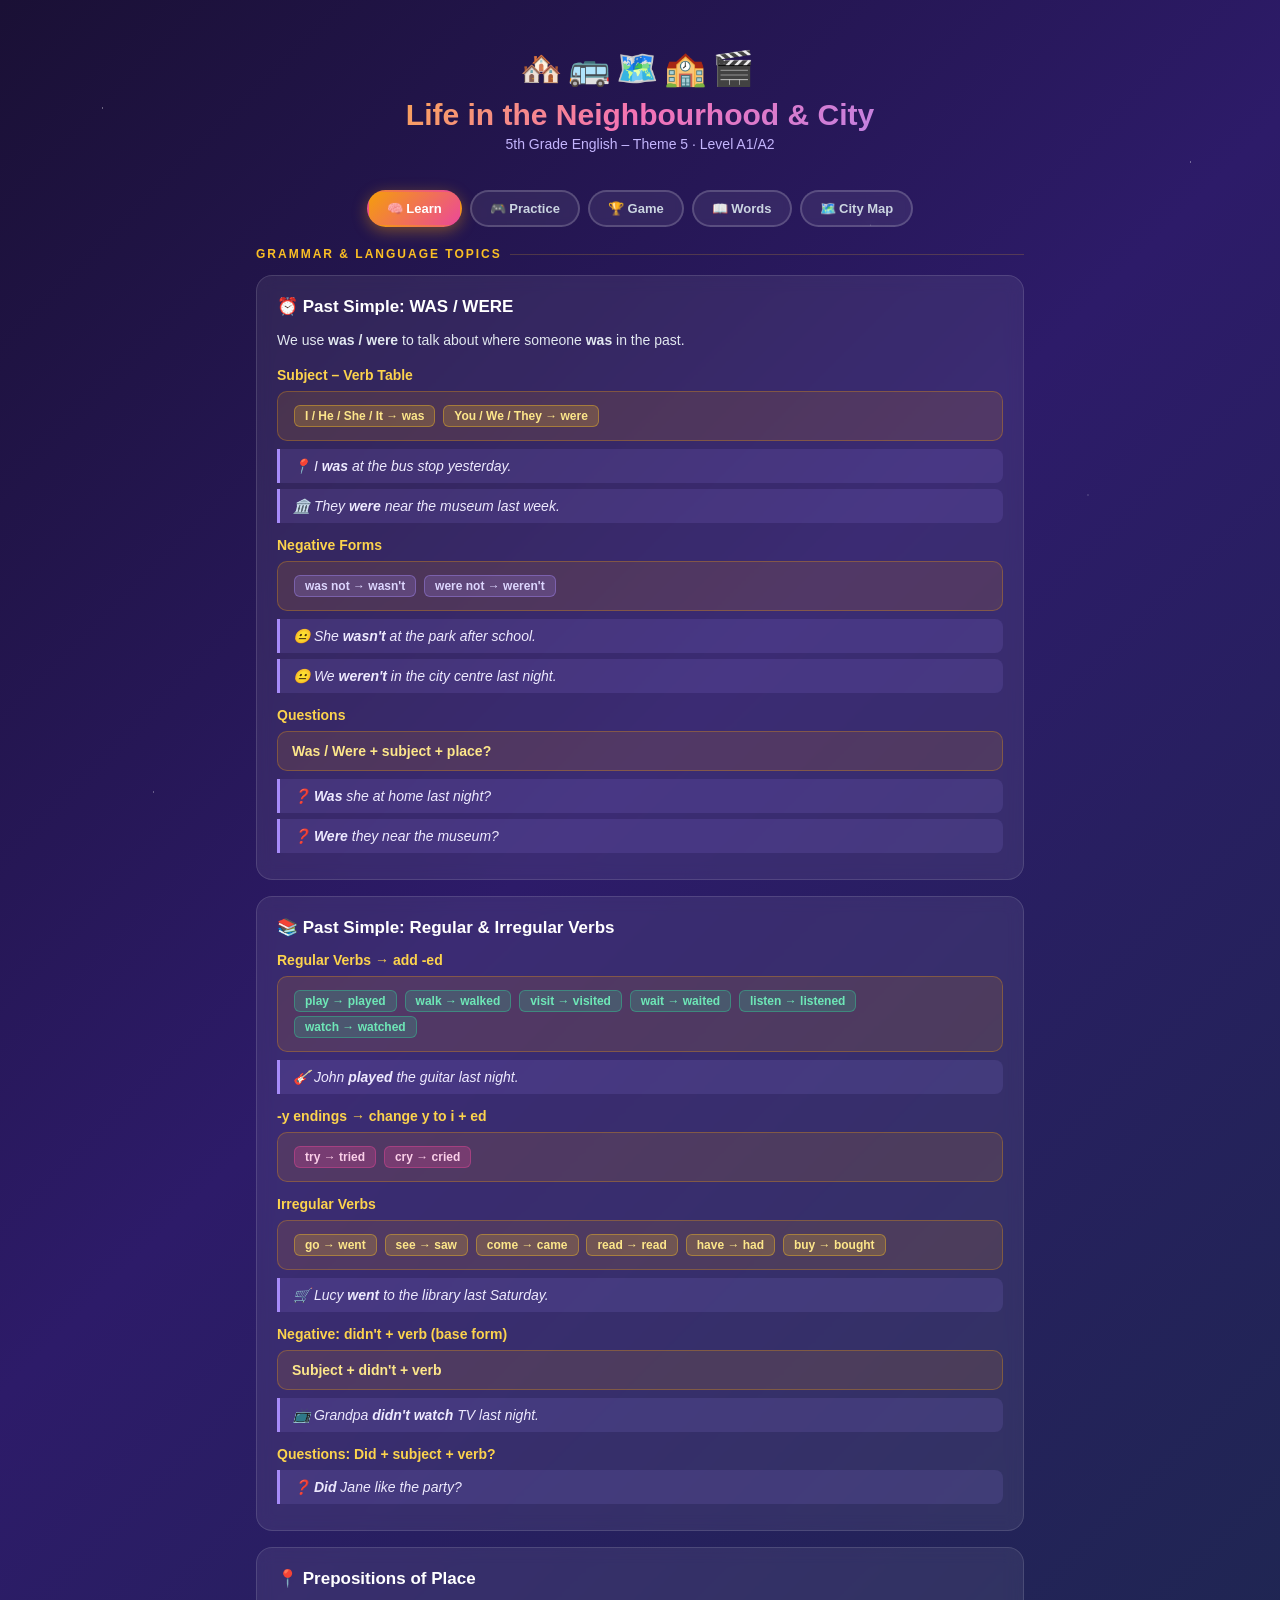
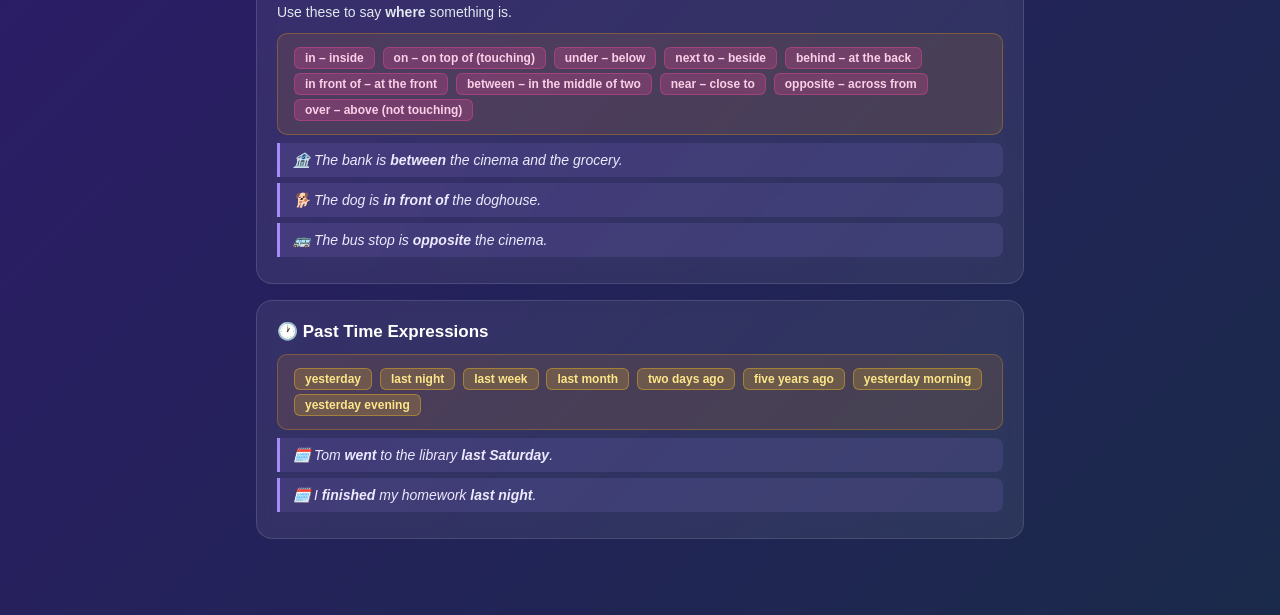
<file: neighbourhood_city_app.html>
<!DOCTYPE html>
<html lang="en">
<head>
<meta charset="UTF-8">
<meta name="viewport" content="width=device-width, initial-scale=1.0">
<title>Life in the Neighbourhood & City – English App</title>
<style>
  * { box-sizing: border-box; margin: 0; padding: 0; }
  body {
    font-family: 'Segoe UI', Arial, sans-serif;
    background: linear-gradient(135deg, #1a1035 0%, #2d1b69 40%, #1a2a4a 100%);
    min-height: 100vh;
    color: #fff;
    overflow-x: hidden;
  }
  body::before {
    content: '';
    position: fixed;
    top: 0; left: 0; right: 0; bottom: 0;
    background-image:
      radial-gradient(1px 1px at 8% 12%, rgba(255,255,255,0.7) 0%, transparent 100%),
      radial-gradient(1px 1px at 22% 35%, rgba(255,255,255,0.5) 0%, transparent 100%),
      radial-gradient(1px 1px at 42% 8%, rgba(255,255,255,0.8) 0%, transparent 100%),
      radial-gradient(1px 1px at 68% 25%, rgba(255,255,255,0.6) 0%, transparent 100%),
      radial-gradient(1px 1px at 85% 55%, rgba(255,255,255,0.4) 0%, transparent 100%),
      radial-gradient(1px 1px at 93% 18%, rgba(255,255,255,0.7) 0%, transparent 100%),
      radial-gradient(1px 1px at 30% 68%, rgba(255,255,255,0.5) 0%, transparent 100%),
      radial-gradient(1px 1px at 58% 82%, rgba(255,255,255,0.3) 0%, transparent 100%),
      radial-gradient(1px 1px at 12% 88%, rgba(255,255,255,0.6) 0%, transparent 100%),
      radial-gradient(1px 1px at 77% 72%, rgba(255,255,255,0.4) 0%, transparent 100%);
    pointer-events: none;
    z-index: 0;
  }
  .container { max-width: 800px; margin: 0 auto; padding: 20px 16px 60px; position: relative; z-index: 1; }

  /* Header */
  .header { text-align: center; padding: 28px 0 18px; }
  .header .icon-row { font-size: 34px; margin-bottom: 10px; letter-spacing: 6px; }
  .header h1 {
    font-size: clamp(20px, 5vw, 30px); font-weight: 800;
    background: linear-gradient(135deg, #fbbf24, #f472b6, #a78bfa);
    -webkit-background-clip: text; -webkit-text-fill-color: transparent; background-clip: text;
    margin-bottom: 4px;
  }
  .header p { font-size: 14px; color: #c4b5fd; }

  /* Nav */
  .nav { display: flex; gap: 8px; justify-content: center; margin: 20px 0; flex-wrap: wrap; }
  .nav-btn {
    padding: 9px 18px; border-radius: 50px; border: 2px solid rgba(255,255,255,0.18);
    background: rgba(255,255,255,0.07); color: #cbd5e1; font-size: 13px; font-weight: 600;
    cursor: pointer; transition: all 0.2s; backdrop-filter: blur(4px);
  }
  .nav-btn:hover { background: rgba(255,255,255,0.14); color: #fff; }
  .nav-btn.active {
    background: linear-gradient(135deg, #f59e0b, #ec4899);
    border-color: transparent; color: #fff;
    box-shadow: 0 4px 15px rgba(245,158,11,0.4);
  }

  .page { display: none; } .page.active { display: block; }

  /* Cards */
  .card { background: rgba(255,255,255,0.07); border: 1px solid rgba(255,255,255,0.12); border-radius: 16px; padding: 20px; margin-bottom: 16px; backdrop-filter: blur(8px); }
  .card h2 { font-size: 17px; font-weight: 700; margin-bottom: 12px; display: flex; align-items: center; gap: 8px; }
  .card h3 { font-size: 14px; font-weight: 700; color: #fcd34d; margin: 14px 0 8px; }
  .card p { font-size: 14px; line-height: 1.7; color: #e2e8f0; }
  .rule-box { background: rgba(245,158,11,0.12); border: 1px solid rgba(245,158,11,0.3); border-radius: 10px; padding: 11px 14px; margin: 8px 0; font-size: 14px; color: #fde68a; }
  .example { background: rgba(167,139,250,0.12); border-left: 3px solid #a78bfa; border-radius: 0 8px 8px 0; padding: 9px 13px; margin: 6px 0; font-size: 14px; color: #ede9fe; font-style: italic; }
  .tag { display: inline-block; background: rgba(236,72,153,0.25); border: 1px solid rgba(236,72,153,0.4); border-radius: 6px; padding: 3px 10px; font-size: 12px; font-weight: 700; color: #fbcfe8; margin: 2px; }
  .tag.yellow { background: rgba(251,191,36,0.2); border-color: rgba(251,191,36,0.4); color: #fde68a; }
  .tag.purple { background: rgba(167,139,250,0.2); border-color: rgba(167,139,250,0.4); color: #ddd6fe; }
  .tag.green { background: rgba(52,211,153,0.2); border-color: rgba(52,211,153,0.4); color: #6ee7b7; }

  /* Section title */
  .section-title { font-size: 12px; font-weight: 700; letter-spacing: 2px; text-transform: uppercase; color: #fbbf24; margin-bottom: 14px; display: flex; align-items: center; gap: 8px; }
  .section-title::after { content: ''; flex: 1; height: 1px; background: rgba(251,191,36,0.2); }

  /* Score bar */
  .score-bar { background: rgba(255,255,255,0.07); border: 1px solid rgba(255,255,255,0.12); border-radius: 12px; padding: 11px 18px; display: flex; justify-content: space-between; align-items: center; margin-bottom: 18px; font-size: 14px; }
  .score-val { font-size: 22px; font-weight: 800; background: linear-gradient(135deg, #fbbf24, #f59e0b); -webkit-background-clip: text; -webkit-text-fill-color: transparent; background-clip: text; }
  .progress-bar { height: 6px; background: rgba(255,255,255,0.1); border-radius: 3px; overflow: hidden; margin-top: 5px; }
  .progress-fill { height: 100%; background: linear-gradient(90deg, #f59e0b, #ec4899); border-radius: 3px; transition: width 0.4s; }

  /* Quiz */
  .question-card { background: rgba(255,255,255,0.07); border: 1px solid rgba(255,255,255,0.12); border-radius: 16px; padding: 22px; margin-bottom: 16px; backdrop-filter: blur(8px); }
  .question-num { font-size: 11px; font-weight: 700; letter-spacing: 1px; color: #fbbf24; text-transform: uppercase; margin-bottom: 9px; }
  .question-text { font-size: clamp(15px, 3vw, 19px); font-weight: 600; line-height: 1.5; margin-bottom: 18px; }
  .options { display: grid; grid-template-columns: 1fr 1fr; gap: 9px; }
  @media (max-width: 480px) { .options { grid-template-columns: 1fr; } }
  .option-btn { padding: 12px 14px; border-radius: 11px; border: 2px solid rgba(255,255,255,0.14); background: rgba(255,255,255,0.06); color: #e2e8f0; font-size: 14px; font-weight: 500; cursor: pointer; transition: all 0.2s; text-align: left; line-height: 1.4; }
  .option-btn:hover:not(:disabled) { background: rgba(255,255,255,0.12); border-color: rgba(255,255,255,0.28); transform: translateY(-2px); }
  .option-btn.correct { background: rgba(52,211,153,0.25); border-color: #34d399; color: #a7f3d0; }
  .option-btn.wrong { background: rgba(239,68,68,0.25); border-color: #ef4444; color: #fca5a5; }

  /* Fill */
  .blank-input { background: rgba(255,255,255,0.1); border: 2px solid rgba(255,255,255,0.2); border-radius: 8px; padding: 7px 12px; color: #fff; font-size: 15px; font-weight: 600; width: 160px; outline: none; transition: border-color 0.2s; text-align: center; }
  .blank-input:focus { border-color: #fbbf24; }
  .blank-input.correct { border-color: #34d399; background: rgba(52,211,153,0.15); }
  .blank-input.wrong { border-color: #ef4444; background: rgba(239,68,68,0.15); }

  /* Sentence builder */
  .word-bank { display: flex; flex-wrap: wrap; gap: 7px; margin: 12px 0; min-height: 46px; padding: 10px; background: rgba(0,0,0,0.2); border-radius: 10px; border: 1px dashed rgba(255,255,255,0.15); }
  .word-chip { padding: 6px 13px; background: linear-gradient(135deg, rgba(245,158,11,0.35), rgba(236,72,153,0.35)); border: 1px solid rgba(236,72,153,0.45); border-radius: 20px; font-size: 13px; font-weight: 600; cursor: pointer; transition: all 0.2s; color: #fce7f3; }
  .word-chip:hover { transform: scale(1.05); background: linear-gradient(135deg, rgba(245,158,11,0.55), rgba(236,72,153,0.55)); }
  .word-chip.placed { background: rgba(255,255,255,0.07); border-color: rgba(255,255,255,0.1); color: #64748b; }
  .sentence-area { display: flex; flex-wrap: wrap; gap: 7px; min-height: 52px; padding: 11px; background: rgba(255,255,255,0.04); border-radius: 10px; border: 2px dashed rgba(251,191,36,0.3); align-items: center; }
  .placed-chip { padding: 6px 13px; background: rgba(251,191,36,0.2); border: 1px solid rgba(251,191,36,0.4); border-radius: 20px; font-size: 13px; font-weight: 600; color: #fde68a; cursor: pointer; transition: all 0.2s; }
  .placed-chip:hover { background: rgba(239,68,68,0.2); border-color: #ef4444; color: #fca5a5; }

  /* Feedback */
  .feedback { display: none; border-radius: 10px; padding: 11px 15px; font-size: 14px; font-weight: 600; margin: 11px 0; text-align: center; }
  .feedback.show { display: block; }
  .feedback.correct-fb { background: rgba(52,211,153,0.2); border: 1px solid #34d399; color: #a7f3d0; }
  .feedback.wrong-fb { background: rgba(239,68,68,0.2); border: 1px solid #ef4444; color: #fca5a5; }

  /* Buttons */
  .btn { display: inline-block; padding: 12px 26px; border-radius: 50px; border: none; font-size: 14px; font-weight: 700; cursor: pointer; transition: all 0.2s; text-align: center; }
  .btn-primary { background: linear-gradient(135deg, #f59e0b, #ec4899); color: #fff; box-shadow: 0 4px 15px rgba(245,158,11,0.3); }
  .btn-primary:hover { transform: translateY(-2px); box-shadow: 0 6px 20px rgba(245,158,11,0.4); }
  .btn-primary:disabled { opacity: 0.4; cursor: not-allowed; transform: none; }
  .btn-success { background: linear-gradient(135deg, #34d399, #059669); color: #fff; box-shadow: 0 4px 15px rgba(52,211,153,0.3); }
  .btn-success:hover { transform: translateY(-2px); }

  /* Results */
  .results-screen { text-align: center; padding: 28px 0; }
  .results-emoji { font-size: 68px; margin-bottom: 14px; }
  .results-score { font-size: 50px; font-weight: 900; background: linear-gradient(135deg, #fbbf24, #f59e0b); -webkit-background-clip: text; -webkit-text-fill-color: transparent; background-clip: text; margin-bottom: 6px; }
  .results-msg { font-size: 19px; font-weight: 700; margin-bottom: 6px; }
  .results-sub { font-size: 14px; color: #94a3b8; margin-bottom: 26px; }

  /* Inner tabs */
  .inner-tabs { display: flex; gap: 5px; margin-bottom: 18px; background: rgba(0,0,0,0.2); border-radius: 12px; padding: 4px; }
  .inner-tab { flex: 1; padding: 9px; border-radius: 9px; border: none; background: transparent; color: #94a3b8; font-size: 12px; font-weight: 600; cursor: pointer; transition: all 0.2s; text-align: center; }
  .inner-tab.active { background: rgba(245,158,11,0.4); color: #fff; }
  .inner-page { display: none; } .inner-page.active { display: block; }

  /* Vocab */
  .vocab-grid { display: grid; grid-template-columns: repeat(auto-fill, minmax(130px, 1fr)); gap: 8px; margin-top: 10px; }
  .vocab-item { background: rgba(255,255,255,0.06); border: 1px solid rgba(255,255,255,0.1); border-radius: 10px; padding: 9px 11px; text-align: center; }
  .vocab-en { font-size: 13px; font-weight: 700; color: #e2e8f0; }
  .vocab-tr { font-size: 11px; color: #fbbf24; margin-top: 3px; }

  /* City map mini */
  .map-container { background: rgba(0,0,0,0.3); border-radius: 12px; padding: 16px; margin-top: 10px; }
  .map-grid { display: grid; grid-template-columns: repeat(4, 1fr); gap: 8px; margin-bottom: 12px; }
  .map-place { background: rgba(255,255,255,0.08); border: 1px solid rgba(255,255,255,0.15); border-radius: 8px; padding: 10px 6px; text-align: center; font-size: 11px; font-weight: 600; color: #e2e8f0; cursor: default; }
  .map-place .icon { font-size: 20px; display: block; margin-bottom: 3px; }

  .hidden { display: none; }
</style>
</head>
<body>
<div class="container">

  <div class="header">
    <div class="icon-row">🏘️🚌🗺️🏫🎬</div>
    <h1>Life in the Neighbourhood & City</h1>
    <p>5th Grade English – Theme 5 · Level A1/A2</p>
  </div>

  <nav class="nav">
    <button class="nav-btn active" onclick="showPage('learn')">🧠 Learn</button>
    <button class="nav-btn" onclick="showPage('practice')">🎮 Practice</button>
    <button class="nav-btn" onclick="showPage('game')">🏆 Game</button>
    <button class="nav-btn" onclick="showPage('vocab')">📖 Words</button>
    <button class="nav-btn" onclick="showPage('map')">🗺️ City Map</button>
  </nav>

  <!-- ===================== LEARN PAGE ===================== -->
  <div class="page active" id="page-learn">

    <div class="section-title">Grammar & Language Topics</div>

    <!-- Past Simple was/were -->
    <div class="card">
      <h2>⏰ Past Simple: WAS / WERE</h2>
      <p>We use <b>was / were</b> to talk about where someone <b>was</b> in the past.</p>
      <h3>Subject – Verb Table</h3>
      <div class="rule-box">
        <span class="tag yellow">I / He / She / It → was</span>
        <span class="tag yellow">You / We / They → were</span>
      </div>
      <div class="example">📍 I <b>was</b> at the bus stop yesterday.</div>
      <div class="example">🏛️ They <b>were</b> near the museum last week.</div>
      <h3>Negative Forms</h3>
      <div class="rule-box">
        <span class="tag purple">was not → wasn't</span>
        <span class="tag purple">were not → weren't</span>
      </div>
      <div class="example">😐 She <b>wasn't</b> at the park after school.</div>
      <div class="example">😐 We <b>weren't</b> in the city centre last night.</div>
      <h3>Questions</h3>
      <div class="rule-box"><b>Was / Were + subject + place?</b></div>
      <div class="example">❓ <b>Was</b> she at home last night?</div>
      <div class="example">❓ <b>Were</b> they near the museum?</div>
    </div>

    <!-- Past Simple regular/irregular -->
    <div class="card">
      <h2>📚 Past Simple: Regular & Irregular Verbs</h2>
      <h3>Regular Verbs → add -ed</h3>
      <div class="rule-box">
        <span class="tag green">play → played</span>
        <span class="tag green">walk → walked</span>
        <span class="tag green">visit → visited</span>
        <span class="tag green">wait → waited</span>
        <span class="tag green">listen → listened</span>
        <span class="tag green">watch → watched</span>
      </div>
      <div class="example">🎸 John <b>played</b> the guitar last night.</div>
      <h3>-y endings → change y to i + ed</h3>
      <div class="rule-box"><span class="tag">try → tried</span> <span class="tag">cry → cried</span></div>
      <h3>Irregular Verbs</h3>
      <div class="rule-box">
        <span class="tag yellow">go → went</span>
        <span class="tag yellow">see → saw</span>
        <span class="tag yellow">come → came</span>
        <span class="tag yellow">read → read</span>
        <span class="tag yellow">have → had</span>
        <span class="tag yellow">buy → bought</span>
      </div>
      <div class="example">🛒 Lucy <b>went</b> to the library last Saturday.</div>
      <h3>Negative: didn't + verb (base form)</h3>
      <div class="rule-box"><b>Subject + didn't + verb</b></div>
      <div class="example">📺 Grandpa <b>didn't watch</b> TV last night.</div>
      <h3>Questions: Did + subject + verb?</h3>
      <div class="example">❓ <b>Did</b> Jane like the party?</div>
    </div>

    <!-- Prepositions -->
    <div class="card">
      <h2>📍 Prepositions of Place</h2>
      <p>Use these to say <b>where</b> something is.</p>
      <div class="rule-box">
        <span class="tag">in – inside</span>
        <span class="tag">on – on top of (touching)</span>
        <span class="tag">under – below</span>
        <span class="tag">next to – beside</span>
        <span class="tag">behind – at the back</span>
        <span class="tag">in front of – at the front</span>
        <span class="tag">between – in the middle of two</span>
        <span class="tag">near – close to</span>
        <span class="tag">opposite – across from</span>
        <span class="tag">over – above (not touching)</span>
      </div>
      <div class="example">🏦 The bank is <b>between</b> the cinema and the grocery.</div>
      <div class="example">🐕 The dog is <b>in front of</b> the doghouse.</div>
      <div class="example">🚌 The bus stop is <b>opposite</b> the cinema.</div>
    </div>

    <!-- Time expressions -->
    <div class="card">
      <h2>🕐 Past Time Expressions</h2>
      <div class="rule-box">
        <span class="tag yellow">yesterday</span>
        <span class="tag yellow">last night</span>
        <span class="tag yellow">last week</span>
        <span class="tag yellow">last month</span>
        <span class="tag yellow">two days ago</span>
        <span class="tag yellow">five years ago</span>
        <span class="tag yellow">yesterday morning</span>
        <span class="tag yellow">yesterday evening</span>
      </div>
      <div class="example">🗓️ Tom <b>went</b> to the library <b>last Saturday</b>.</div>
      <div class="example">🗓️ I <b>finished</b> my homework <b>last night</b>.</div>
    </div>

  </div>

  <!-- ===================== PRACTICE PAGE ===================== -->
  <div class="page" id="page-practice">
    <div class="inner-tabs">
      <button class="inner-tab active" onclick="showInner('multiple')">🔤 Multiple Choice</button>
      <button class="inner-tab" onclick="showInner('fill')">✏️ Fill Blanks</button>
      <button class="inner-tab" onclick="showInner('builder')">🧩 Build Sentence</button>
    </div>
    <div class="inner-page active" id="inner-multiple"><div id="mc-container"></div></div>
    <div class="inner-page" id="inner-fill"><div id="fill-container"></div></div>
    <div class="inner-page" id="inner-builder"><div id="builder-container"></div></div>
  </div>

  <!-- ===================== GAME PAGE ===================== -->
  <div class="page" id="page-game">
    <div id="game-start" class="question-card" style="text-align:center; padding: 38px 22px;">
      <div style="font-size: 58px; margin-bottom: 14px;">🏆</div>
      <h2 style="font-size: 22px; margin-bottom: 9px; justify-content: center;">Game Mode!</h2>
      <p style="color: #94a3b8; margin-bottom: 22px;">Answer 15 questions. Earn 10 points for each correct answer!</p>
      <button class="btn btn-success" onclick="startGame()" style="font-size: 17px; padding: 15px 38px;">Start Game 🚌</button>
    </div>
    <div id="game-play" class="hidden">
      <div class="score-bar">
        <div><div style="font-size: 11px; color: #94a3b8; text-transform: uppercase; letter-spacing: 1px;">Score</div><div class="score-val" id="live-score">0</div></div>
        <div style="text-align: center;"><div style="font-size: 11px; color: #94a3b8;">Question</div><div style="font-size: 17px; font-weight: 700;" id="q-counter">1/15</div></div>
        <div style="text-align: right;"><div style="font-size: 11px; color: #94a3b8; margin-bottom: 4px;">Progress</div><div class="progress-bar" style="width: 110px;"><div class="progress-fill" id="progress-fill" style="width: 0%"></div></div></div>
      </div>
      <div id="game-question-area"></div>
    </div>
    <div id="game-results" class="hidden">
      <div class="question-card results-screen">
        <div class="results-emoji" id="res-emoji">🎉</div>
        <div class="results-score" id="res-score">0 pts</div>
        <div class="results-msg" id="res-msg">Great Job!</div>
        <div class="results-sub" id="res-sub">You got 0 out of 15 correct!</div>
        <div style="display: flex; gap: 12px; justify-content: center; flex-wrap: wrap;">
          <button class="btn btn-success" onclick="startGame()">Play Again 🔄</button>
          <button class="btn btn-primary" onclick="showPage('learn')">Review 🧠</button>
        </div>
      </div>
    </div>
  </div>

  <!-- ===================== VOCAB PAGE ===================== -->
  <div class="page" id="page-vocab">
    <div class="section-title">Theme 5 Key Vocabulary</div>
    <div class="card"><h2>🏛️ Places in the City</h2><div class="vocab-grid" id="vocab-places"></div></div>
    <div class="card"><h2>🚌 Transport</h2><div class="vocab-grid" id="vocab-transport"></div></div>
    <div class="card"><h2>📍 Prepositions</h2><div class="vocab-grid" id="vocab-prepositions"></div></div>
    <div class="card"><h2>🕐 Time Words</h2><div class="vocab-grid" id="vocab-time"></div></div>
  </div>

  <!-- ===================== CITY MAP PAGE ===================== -->
  <div class="page" id="page-map">
    <div class="section-title">Interactive City Map</div>
    <div class="card">
      <h2>🗺️ Where is it?</h2>
      <p style="margin-bottom: 12px; font-size: 13px; color: #94a3b8;">Tap a place to see example sentences!</p>
      <div class="map-container">
        <div class="map-grid" id="map-grid"></div>
        <div id="map-info" style="background: rgba(245,158,11,0.12); border: 1px solid rgba(245,158,11,0.3); border-radius: 10px; padding: 13px 15px; font-size: 14px; color: #fde68a; min-height: 56px; text-align: center;">
          👆 Tap a place above to see location examples!
        </div>
      </div>
    </div>
    <div class="card">
      <h2>📝 Map Practice Quiz</h2>
      <p style="margin-bottom: 14px; font-size: 13px; color: #94a3b8;">Choose the correct preposition for each sentence.</p>
      <div id="map-quiz"></div>
    </div>
  </div>

</div>

<script>
// ===== NAVIGATION =====
function showPage(id) {
  document.querySelectorAll('.page').forEach(p => p.classList.remove('active'));
  document.querySelectorAll('.nav-btn').forEach(b => b.classList.remove('active'));
  document.getElementById('page-' + id).classList.add('active');
  event.target.classList.add('active');
  if (id === 'practice') initPractice();
  if (id === 'vocab') initVocab();
  if (id === 'map') initMap();
}
function showInner(id) {
  document.querySelectorAll('.inner-page').forEach(p => p.classList.remove('active'));
  document.querySelectorAll('.inner-tab').forEach(b => b.classList.remove('active'));
  document.getElementById('inner-' + id).classList.add('active');
  event.target.classList.add('active');
}

// ===== ALL QUESTIONS =====
const allQuestions = [
  // was/were
  { type: 'mc', q: 'I ___ at the bus stop yesterday.', opts: ['am', 'was', 'were', 'is'], ans: 1, topic: '⏰ Was/Were' },
  { type: 'mc', q: 'They ___ near the museum last week.', opts: ['was', 'is', 'were', 'are'], ans: 2, topic: '⏰ Was/Were' },
  { type: 'mc', q: 'She ___ at the park after school.', opts: ['were', 'are', 'was', 'be'], ans: 2, topic: '⏰ Was/Were' },
  { type: 'mc', q: 'We ___ in the city centre last night.', opts: ['wasn\'t', 'weren\'t', 'was', 'is'], ans: 1, topic: '⏰ Wasn\'t/Weren\'t' },
  { type: 'mc', q: '___ Lucy at the bus stop yesterday?', opts: ['Were', 'Was', 'Is', 'Did'], ans: 1, topic: '⏰ Question' },
  { type: 'mc', q: '___ they at the park after school?', opts: ['Was', 'Is', 'Are', 'Were'], ans: 3, topic: '⏰ Question' },
  // Past simple regular
  { type: 'mc', q: 'John ___ the guitar last night. (play)', opts: ['plays', 'played', 'play', 'playing'], ans: 1, topic: '📚 Past Regular' },
  { type: 'mc', q: 'Mrs. Taylor ___ the food. (cook)', opts: ['cooks', 'cooked', 'cooking', 'cook'], ans: 1, topic: '📚 Past Regular' },
  { type: 'mc', q: 'Grandpa ___ TV last night. (not watch)', opts: ["wasn't watch", "didn't watched", "didn't watch", "not watched"], ans: 2, topic: '📚 Past Negative' },
  { type: 'mc', q: '___ Jane like the party?', opts: ['Was', 'Did', 'Does', 'Is'], ans: 1, topic: '📚 Past Question' },
  // Past simple irregular
  { type: 'mc', q: 'Lucy ___ to the library last Saturday. (go)', opts: ['goes', 'went', 'goed', 'going'], ans: 1, topic: '📚 Past Irregular' },
  { type: 'mc', q: 'We ___ old things at the museum. (see)', opts: ['sees', 'seed', 'saw', 'seen'], ans: 2, topic: '📚 Past Irregular' },
  // Prepositions
  { type: 'mc', q: 'The bank is ___ the cinema and the grocery.', opts: ['behind', 'in front of', 'between', 'on'], ans: 2, topic: '📍 Prepositions' },
  { type: 'mc', q: 'The bus stop is ___ the cinema.', opts: ['between', 'opposite', 'under', 'in'], ans: 1, topic: '📍 Prepositions' },
  { type: 'mc', q: 'The cat is ___ the cabinet. (on top, touching)', opts: ['under', 'in', 'over', 'on'], ans: 3, topic: '📍 Prepositions' },
  { type: 'mc', q: 'The dog is ___ the table. (below)', opts: ['on', 'over', 'under', 'between'], ans: 2, topic: '📍 Prepositions' },
  { type: 'mc', q: 'The library is ___ the house. (close to)', opts: ['opposite', 'between', 'behind', 'near'], ans: 3, topic: '📍 Prepositions' },
];

const fillQuestions = [
  { sentence: 'I [was] at the bus stop yesterday.', answer: 'was', hint: 'I → ?' },
  { sentence: 'They [were] near the museum last week.', answer: 'were', hint: 'they → ?' },
  { sentence: 'She [wasn\'t] at the park. (negative)', answer: "wasn't", hint: "was + n't" },
  { sentence: 'John [played] the guitar last night.', answer: 'played', hint: 'play + ed' },
  { sentence: 'Lucy [went] to the library last Saturday.', answer: 'went', hint: 'irregular: go → ?' },
  { sentence: 'We [saw] old things at the museum.', answer: 'saw', hint: 'irregular: see → ?' },
  { sentence: 'The bank is [between] the cinema and the grocery.', answer: 'between', hint: 'in the middle of two things' },
  { sentence: 'The bus stop is [opposite] the cinema.', answer: 'opposite', hint: 'across from' },
  { sentence: 'She [didn\'t watch] TV last night.', answer: "didn't watch", hint: "didn't + verb" },
  { sentence: '[Did] you visit your friends? (question)', answer: 'Did', hint: 'past question word' },
];

const builderQuestions = [
  { words: ['was', 'I', 'stop', 'yesterday', 'at', 'the', 'bus'], answer: 'I was at the bus stop yesterday' },
  { words: ['the', 'museum', 'near', 'were', 'They', 'week', 'last'], answer: 'They were near the museum last week' },
  { words: ['library', 'went', 'to', 'Lucy', 'the', 'Saturday', 'last'], answer: 'Lucy went to the library last Saturday' },
  { words: ['cinema', 'is', 'The', 'and', 'between', 'grocery', 'bank', 'the', 'the'], answer: 'The bank is between the cinema and the grocery' },
  { words: ['guitar', 'played', 'John', 'the', 'night', 'last'], answer: 'John played the guitar last night' },
  { words: ['watch', 'didn\'t', 'Grandpa', 'night', 'last', 'TV'], answer: "Grandpa didn't watch TV last night" },
  { words: ['the', 'Did', 'party?', 'like', 'Jane'], answer: 'Did Jane like the party?' },
];

// ===== PRACTICE: MULTIPLE CHOICE =====
let practiceInited = false;
function initPractice() {
  if (practiceInited) return;
  practiceInited = true;
  initMC(); initFill(); initBuilder();
}

function initMC() {
  const c = document.getElementById('mc-container'); c.innerHTML = '';
  allQuestions.forEach((q, i) => {
    const div = document.createElement('div'); div.className = 'question-card';
    div.innerHTML = `
      <div class="question-num">${q.topic} · Question ${i+1}/${allQuestions.length}</div>
      <div class="question-text">${q.q}</div>
      <div class="options" id="mc-opts-${i}">
        ${q.opts.map((o, j) => `<button class="option-btn" onclick="checkMC(${i},${j})">${o}</button>`).join('')}
      </div>
      <div class="feedback" id="mc-fb-${i}"></div>`;
    c.appendChild(div);
  });
}
function checkMC(qi, sel) {
  const q = allQuestions[qi];
  const opts = document.querySelectorAll(`#mc-opts-${qi} .option-btn`);
  opts.forEach(b => b.disabled = true);
  opts[q.ans].classList.add('correct');
  const fb = document.getElementById('mc-fb-' + qi);
  if (sel === q.ans) { fb.textContent = '✅ Correct! Great job!'; fb.className = 'feedback show correct-fb'; }
  else { opts[sel].classList.add('wrong'); fb.textContent = `❌ The answer is: "${q.opts[q.ans]}"`;  fb.className = 'feedback show wrong-fb'; }
}

function initFill() {
  const c = document.getElementById('fill-container'); c.innerHTML = '';
  fillQuestions.forEach((q, i) => {
    const parts = q.sentence.replace(`[${q.answer}]`, '<BLANK>').split('<BLANK>');
    const div = document.createElement('div'); div.className = 'question-card';
    div.innerHTML = `
      <div class="question-num">✏️ Fill in the blank · ${i+1}/${fillQuestions.length}</div>
      <div style="font-size: 16px; font-weight: 600; line-height: 2.2; margin-bottom: 12px;">
        ${parts[0]}<input class="blank-input" id="fill-inp-${i}" placeholder="?" autocomplete="off">${parts[1] || ''}
      </div>
      <div style="color: #94a3b8; font-size: 12px; margin-bottom: 11px;">💡 Hint: ${q.hint}</div>
      <div style="display:flex; gap: 9px; flex-wrap: wrap;">
        <button class="btn btn-primary" onclick="checkFill(${i})">Check ✓</button>
        <button class="btn" style="background: rgba(255,255,255,0.08); border: 1px solid rgba(255,255,255,0.15); color: #e2e8f0;" onclick="showFillAnswer(${i})">Show Answer 👁️</button>
      </div>
      <div class="feedback" id="fill-fb-${i}"></div>`;
    c.appendChild(div);
  });
}
function checkFill(i) {
  const inp = document.getElementById('fill-inp-' + i);
  const q = fillQuestions[i];
  const val = inp.value.trim().toLowerCase();
  const correct = q.answer.toLowerCase();
  const fb = document.getElementById('fill-fb-' + i);
  if (val === correct) { inp.className = 'blank-input correct'; fb.textContent = '✅ Correct!'; fb.className = 'feedback show correct-fb'; }
  else { inp.className = 'blank-input wrong'; fb.textContent = `❌ Try again! Starts with "${q.answer[0]}"...`; fb.className = 'feedback show wrong-fb'; }
}
function showFillAnswer(i) {
  const inp = document.getElementById('fill-inp-' + i);
  inp.value = fillQuestions[i].answer; inp.className = 'blank-input correct';
  const fb = document.getElementById('fill-fb-' + i);
  fb.textContent = `📖 Answer: "${fillQuestions[i].answer}"`; fb.className = 'feedback show correct-fb';
}

function initBuilder() {
  const c = document.getElementById('builder-container'); c.innerHTML = '';
  builderQuestions.forEach((q, i) => {
    const shuffled = [...q.words].sort(() => Math.random() - 0.5);
    const div = document.createElement('div'); div.className = 'question-card';
    div.innerHTML = `
      <div class="question-num">🧩 Sentence Builder · ${i+1}/${builderQuestions.length}</div>
      <p style="color: #94a3b8; font-size: 12px; margin-bottom: 11px;">Tap words to build the sentence. Tap a placed word to remove it.</p>
      <div class="sentence-area" id="sb-area-${i}"><span style="color: #475569; font-size: 13px;" id="sb-ph-${i}">👆 Tap words below...</span></div>
      <div class="word-bank" id="sb-bank-${i}">
        ${shuffled.map((w, j) => `<div class="word-chip" id="sb-chip-${i}-${j}" onclick="placeWord(${i},'${w.replace(/'/g,"\\'")}',${j})">${w}</div>`).join('')}
      </div>
      <div style="display: flex; gap: 9px; flex-wrap: wrap; margin-top: 4px;">
        <button class="btn btn-primary" onclick="checkBuilder(${i})">Check ✓</button>
        <button class="btn" style="background: rgba(255,255,255,0.08); border: 1px solid rgba(255,255,255,0.15); color: #e2e8f0;" onclick="resetBuilder(${i})">Reset 🔄</button>
      </div>
      <div class="feedback" id="sb-fb-${i}"></div>`;
    div.dataset.placed = JSON.stringify([]);
    c.appendChild(div);
  });
}
function placeWord(qi, word, chipIdx) {
  const card = document.querySelector(`#builder-container .question-card:nth-child(${qi+1})`);
  const placed = JSON.parse(card.dataset.placed || '[]');
  const chip = document.getElementById(`sb-chip-${qi}-${chipIdx}`);
  if (chip.classList.contains('placed')) return;
  chip.classList.add('placed');
  placed.push({ word, chipIdx });
  card.dataset.placed = JSON.stringify(placed);
  renderSBArea(qi, placed);
}
function renderSBArea(qi, placed) {
  const area = document.getElementById('sb-area-' + qi);
  const ph = document.getElementById('sb-ph-' + qi);
  if (ph) ph.style.display = placed.length === 0 ? '' : 'none';
  area.querySelectorAll('.placed-chip').forEach(c => c.remove());
  placed.forEach((p, idx) => {
    const span = document.createElement('span');
    span.className = 'placed-chip'; span.textContent = p.word;
    span.onclick = () => removeWord(qi, idx); area.appendChild(span);
  });
}
function removeWord(qi, idx) {
  const card = document.querySelector(`#builder-container .question-card:nth-child(${qi+1})`);
  const placed = JSON.parse(card.dataset.placed || '[]');
  const removed = placed.splice(idx, 1)[0];
  card.dataset.placed = JSON.stringify(placed);
  const chip = document.getElementById(`sb-chip-${qi}-${removed.chipIdx}`);
  if (chip) chip.classList.remove('placed');
  renderSBArea(qi, placed);
}
function resetBuilder(qi) {
  const card = document.querySelector(`#builder-container .question-card:nth-child(${qi+1})`);
  card.dataset.placed = JSON.stringify([]);
  card.querySelectorAll('.word-chip').forEach(c => c.classList.remove('placed'));
  renderSBArea(qi, []);
  document.getElementById('sb-fb-' + qi).className = 'feedback';
}
function checkBuilder(qi) {
  const card = document.querySelector(`#builder-container .question-card:nth-child(${qi+1})`);
  const placed = JSON.parse(card.dataset.placed || '[]');
  const built = placed.map(p => p.word).join(' ').toLowerCase().replace(/[?!.]$/, '');
  const correct = builderQuestions[qi].answer.toLowerCase().replace(/[?!.]$/, '');
  const fb = document.getElementById('sb-fb-' + qi);
  if (built === correct) { fb.textContent = '✅ Perfect sentence!'; fb.className = 'feedback show correct-fb'; }
  else { fb.textContent = `❌ Not quite! Correct: "${builderQuestions[qi].answer}"`; fb.className = 'feedback show wrong-fb'; }
}

// ===== GAME =====
let gameQs = [], gameIdx = 0, gameScore = 0, gameCorrect = 0, gameAnswered = false;
function startGame() {
  gameQs = [...allQuestions].sort(() => Math.random() - 0.5).slice(0, 15);
  gameIdx = 0; gameScore = 0; gameCorrect = 0;
  document.getElementById('game-start').classList.add('hidden');
  document.getElementById('game-results').classList.add('hidden');
  document.getElementById('game-play').classList.remove('hidden');
  loadGameQ();
}
function loadGameQ() {
  if (gameIdx >= gameQs.length) { endGame(); return; }
  gameAnswered = false;
  const q = gameQs[gameIdx];
  document.getElementById('q-counter').textContent = `${gameIdx+1}/15`;
  document.getElementById('progress-fill').style.width = `${(gameIdx/15)*100}%`;
  document.getElementById('game-question-area').innerHTML = `
    <div class="question-card">
      <div class="question-num">${q.topic} · Q${gameIdx+1} of 15</div>
      <div class="question-text">${q.q}</div>
      <div class="options" id="g-opts">
        ${q.opts.map((o, j) => `<button class="option-btn" onclick="gameAnswer(${j})">${o}</button>`).join('')}
      </div>
      <div class="feedback" id="g-fb"></div>
      <div style="margin-top: 14px; text-align: right;" id="g-next" class="hidden">
        <button class="btn btn-primary" onclick="nextGameQ()">Next ▶</button>
      </div>
    </div>`;
}
function gameAnswer(sel) {
  if (gameAnswered) return; gameAnswered = true;
  const q = gameQs[gameIdx];
  const opts = document.querySelectorAll('#g-opts .option-btn');
  opts.forEach(b => b.disabled = true);
  opts[q.ans].classList.add('correct');
  const fb = document.getElementById('g-fb');
  if (sel === q.ans) { gameScore += 10; gameCorrect++; document.getElementById('live-score').textContent = gameScore; fb.textContent = '✅ Correct! +10 points!'; fb.className = 'feedback show correct-fb'; }
  else { opts[sel].classList.add('wrong'); fb.textContent = `❌ Wrong! Answer: "${q.opts[q.ans]}"`; fb.className = 'feedback show wrong-fb'; }
  document.getElementById('g-next').classList.remove('hidden');
}
function nextGameQ() { gameIdx++; loadGameQ(); }
function endGame() {
  document.getElementById('game-play').classList.add('hidden');
  document.getElementById('game-results').classList.remove('hidden');
  document.getElementById('progress-fill').style.width = '100%';
  document.getElementById('res-score').textContent = gameScore + ' pts';
  document.getElementById('res-sub').textContent = `You got ${gameCorrect} out of 15 correct!`;
  let emoji, msg;
  if (gameCorrect >= 13) { emoji = '🏆'; msg = 'Amazing! City Expert!'; }
  else if (gameCorrect >= 10) { emoji = '🌟'; msg = 'Great job! Well done!'; }
  else if (gameCorrect >= 7) { emoji = '🙂'; msg = 'Good try! Practice more!'; }
  else { emoji = '🚌'; msg = "Don't give up! Try again!"; }
  document.getElementById('res-emoji').textContent = emoji;
  document.getElementById('res-msg').textContent = msg;
}

// ===== VOCABULARY =====
const vocabData = {
  places: [
    ['museum','müze'], ['library','kütüphane'], ['café','kafe'], ['park','park'],
    ['cinema','sinema'], ['hospital','hastane'], ['bookshop','kitapçı'], ['bank','banka'],
    ['bus stop','otobüs durağı'], ['bakery','fırın'], ['police station','karakol'],
    ['city centre','şehir merkezi'], ['playground','oyun parkı'], ['art gallery','sanat galerisi'],
  ],
  transport: [
    ['bus','otobüs'], ['tram','tramvay'], ['underground','metro'], ['train','tren'],
    ['aeroplane','uçak'], ['ship','gemi'], ['taxi','taksi'], ['car','araba'],
    ['motorbike','motosiklet'], ['boat','tekne'], ['coach','tur otobüsü'], ['lorry','kamyon'],
  ],
  prepositions: [
    ['in','içinde'], ['on','üstünde'], ['under','altında'], ['next to','yanında'],
    ['behind','arkasında'], ['in front of','önünde'], ['between','arasında'],
    ['near','yakınında'], ['opposite','karşısında'], ['over','üstünde (temas yok)'],
    ['across','karşıdan karşıya'], ['through','içinden'],
  ],
  time: [
    ['yesterday','dün'], ['last night','dün gece'], ['last week','geçen hafta'],
    ['last month','geçen ay'], ['two days ago','iki gün önce'], ['five years ago','beş yıl önce'],
    ['yesterday morning','dün sabah'], ['yesterday evening','dün akşam'],
    ['before','önce'], ['after','sonra'],
  ]
};
function initVocab() {
  const keys = { places: 'vocab-places', transport: 'vocab-transport', prepositions: 'vocab-prepositions', time: 'vocab-time' };
  Object.keys(keys).forEach(k => {
    const el = document.getElementById(keys[k]);
    if (!el || el.innerHTML) return;
    el.innerHTML = vocabData[k].map(([en, tr]) => `<div class="vocab-item"><div class="vocab-en">${en}</div><div class="vocab-tr">${tr}</div></div>`).join('');
  });
}

// ===== CITY MAP =====
const cityPlaces = [
  { icon: '🏛️', name: 'Museum', prep: 'next to the library', street: 'High Street' },
  { icon: '📚', name: 'Library', prep: 'opposite the park', street: 'King Road' },
  { icon: '☕', name: 'Café', prep: 'between the park and the cinema', street: 'Star Road' },
  { icon: '🎬', name: 'Cinema', prep: 'opposite the bus stop', street: 'Star Road' },
  { icon: '🌳', name: 'Park', prep: 'next to the café', street: 'Star Road' },
  { icon: '🏥', name: 'Hospital', prep: 'behind the school', street: 'King Road' },
  { icon: '🚌', name: 'Bus Stop', prep: 'opposite the cinema', street: 'High Street' },
  { icon: '🏦', name: 'Bank', prep: 'between the cinema and the grocery', street: 'High Street' },
];
const mapQuizData = [
  { q: 'The café is ___ the park and the cinema.', opts: ['next to', 'behind', 'between', 'in front of'], ans: 2 },
  { q: 'The bus stop is ___ the cinema.', opts: ['under', 'opposite', 'in', 'near'], ans: 1 },
  { q: 'The library is ___ the house.', opts: ['over', 'between', 'near', 'on'], ans: 2 },
  { q: 'The dog is ___ the doghouse.', opts: ['on', 'over', 'opposite', 'in'], ans: 3 },
  { q: 'The school is ___ the pharmacy.', opts: ['opposite', 'next to', 'behind', 'in front of'], ans: 2 },
];
let mapInited = false;
function initMap() {
  if (mapInited) return; mapInited = true;
  const grid = document.getElementById('map-grid');
  cityPlaces.forEach((p, i) => {
    const div = document.createElement('div');
    div.className = 'map-place';
    div.innerHTML = `<span class="icon">${p.icon}</span>${p.name}`;
    div.onclick = () => {
      document.getElementById('map-info').innerHTML = `
        <b>${p.icon} ${p.name}</b><br>
        📍 It is <b>${p.prep}</b>.<br>
        🛣️ It is on <b>${p.street}</b>.`;
    };
    grid.appendChild(div);
  });
  const qc = document.getElementById('map-quiz');
  mapQuizData.forEach((q, i) => {
    const div = document.createElement('div'); div.className = 'question-card'; div.style.marginBottom = '12px';
    div.innerHTML = `
      <div class="question-num">Map Quiz · ${i+1}/${mapQuizData.length}</div>
      <div class="question-text" style="font-size: 15px;">${q.q}</div>
      <div class="options" id="mq-opts-${i}">
        ${q.opts.map((o, j) => `<button class="option-btn" onclick="checkMapQ(${i},${j})">${o}</button>`).join('')}
      </div>
      <div class="feedback" id="mq-fb-${i}"></div>`;
    qc.appendChild(div);
  });
}
function checkMapQ(qi, sel) {
  const q = mapQuizData[qi];
  const opts = document.querySelectorAll(`#mq-opts-${qi} .option-btn`);
  opts.forEach(b => b.disabled = true);
  opts[q.ans].classList.add('correct');
  const fb = document.getElementById('mq-fb-' + qi);
  if (sel === q.ans) { fb.textContent = '✅ Correct!'; fb.className = 'feedback show correct-fb'; }
  else { opts[sel].classList.add('wrong'); fb.textContent = `❌ Answer: "${q.opts[q.ans]}"`; fb.className = 'feedback show wrong-fb'; }
}

// Init MC on load
initMC(); initFill(); initBuilder();
</script>
</body>
</html>
</file>
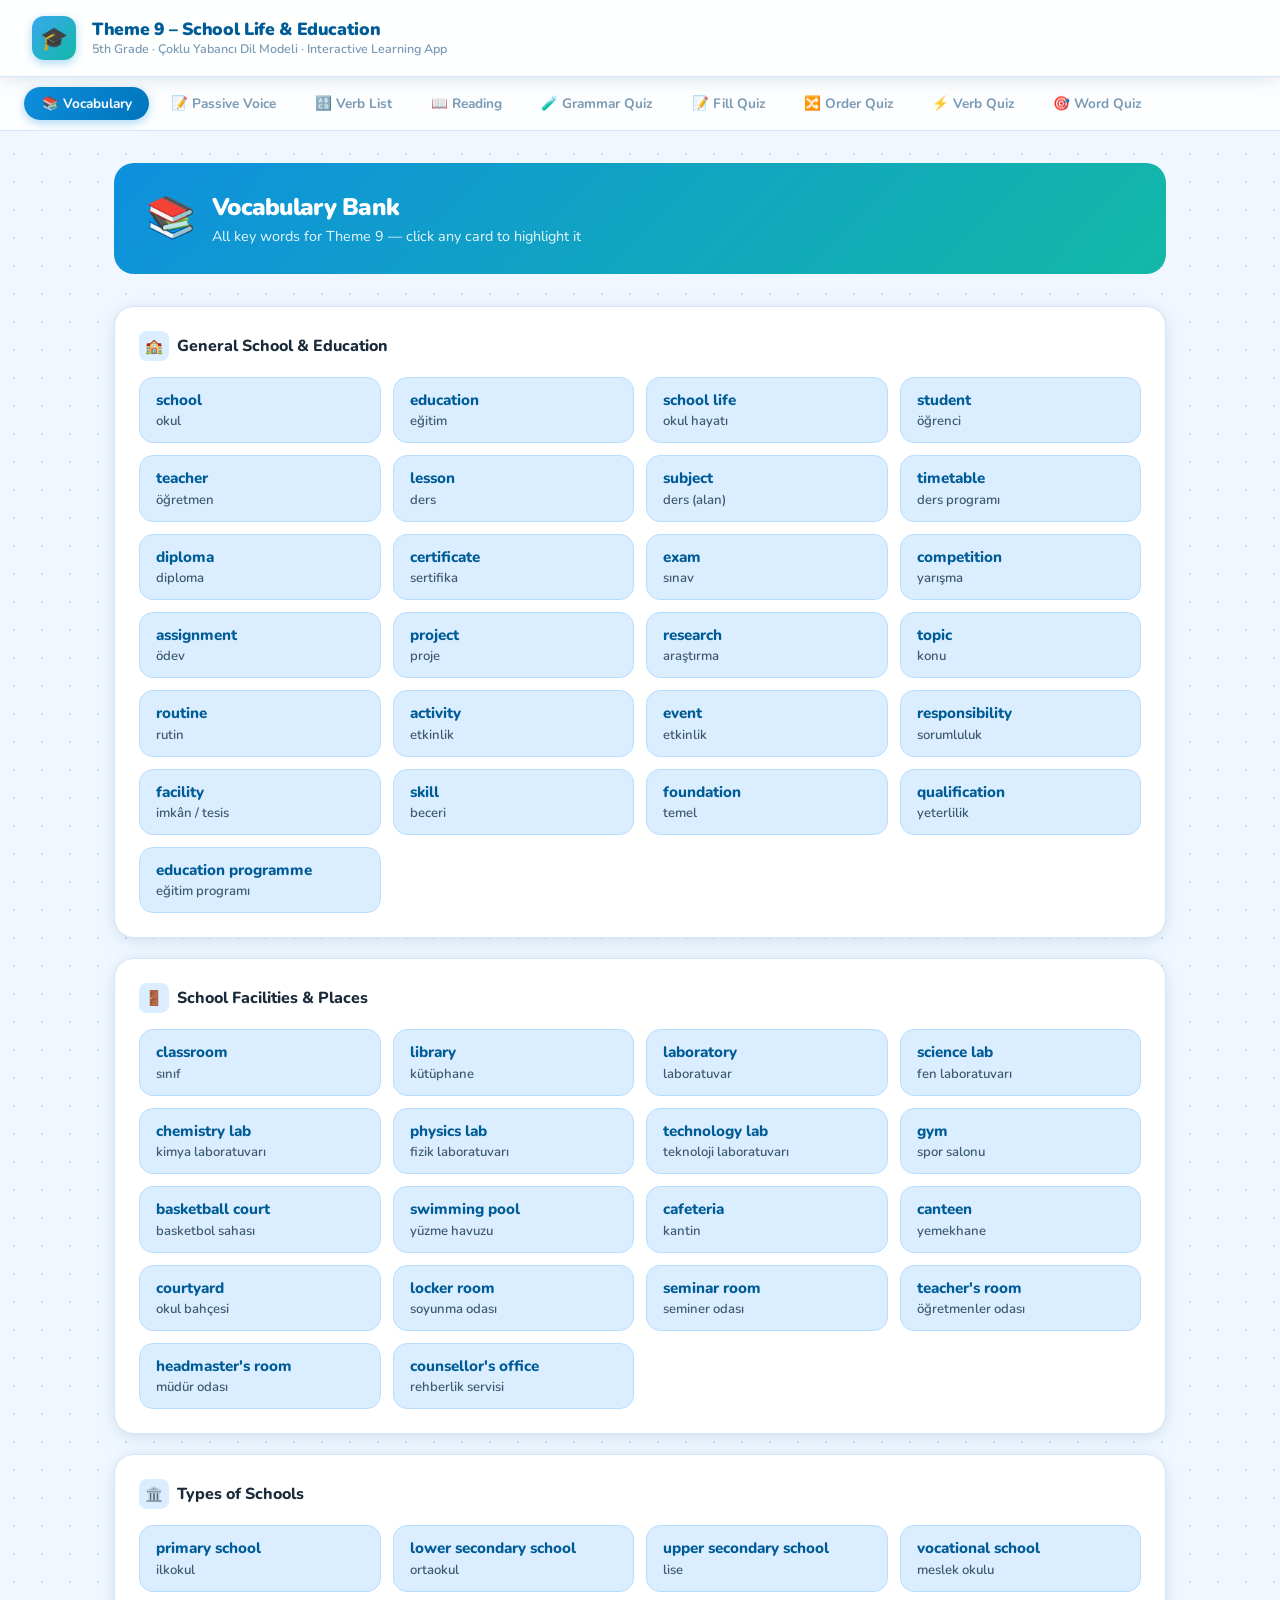
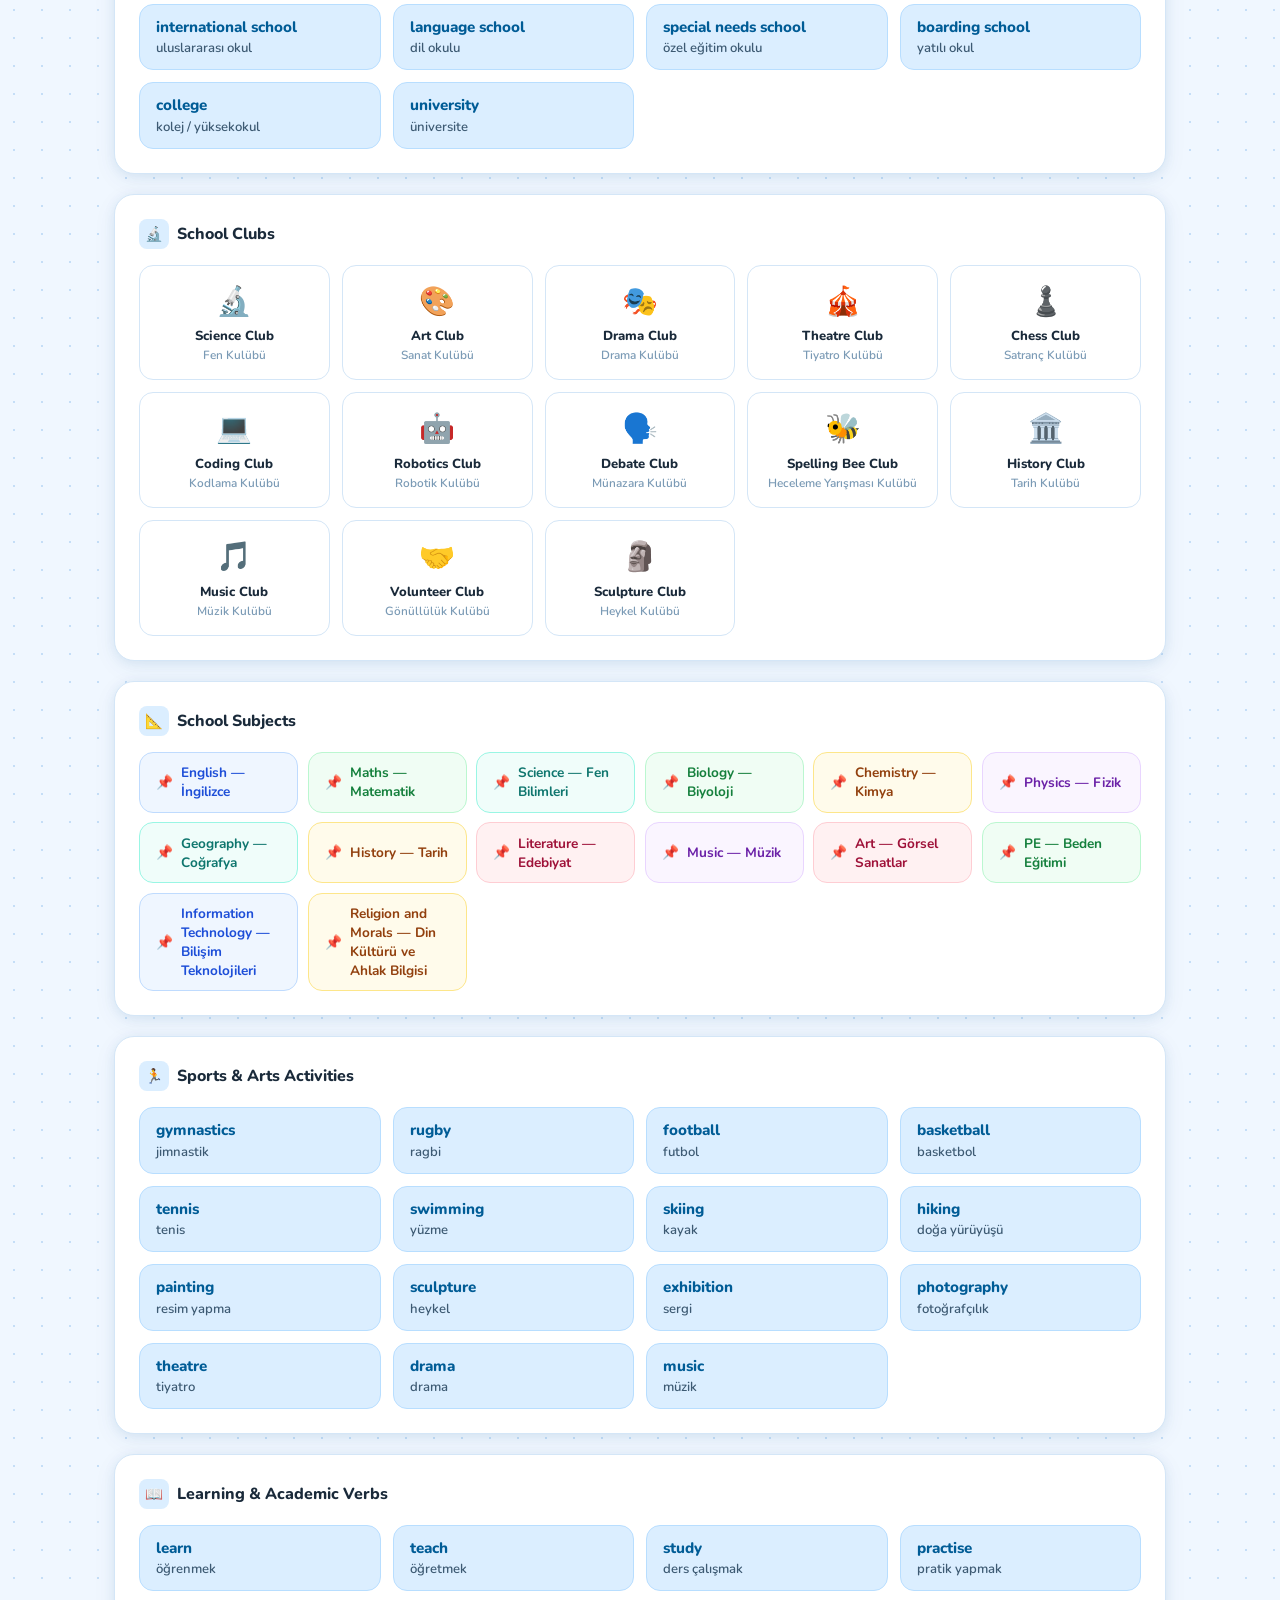
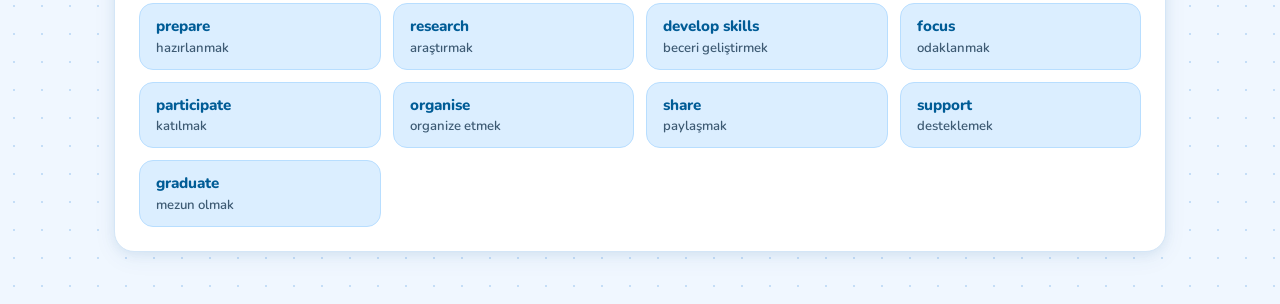
<file: theme9-school-life.html>
<!DOCTYPE html>
<html lang="en">
<head>
<meta charset="UTF-8">
<meta name="viewport" content="width=device-width, initial-scale=1.0">
<title>5th Grade – Theme 9: School Life & Education</title>
<link href="https://fonts.googleapis.com/css2?family=Nunito:wght@400;600;700;800;900&family=DM+Mono:wght@500&display=swap" rel="stylesheet">
<style>
:root {
  --sky: #0e90de;
  --sky-lt: #dbeeff;
  --sky-2: #b8deff;
  --sky-d: #005c96;
  --teal: #14b8a6;
  --teal-lt: #d4f4f0;
  --coral: #ff6b52;
  --coral-lt: #ffe8e3;
  --amber: #f59e0b;
  --amber-lt: #fef3c7;
  --green: #22c55e;
  --green-lt: #dcfce7;
  --green-d: #15803d;
  --red: #ef4444;
  --red-lt: #fee2e2;
  --red-d: #b91c1c;
  --bg: #f0f7ff;
  --surface: #ffffff;
  --border: #d4e6f7;
  --text: #1a2a3a;
  --text-sec: #3d5a73;
  --text-muted: #7a9ab5;
  --r: 14px;
  --r-lg: 20px;
  --r-full: 999px;
  --shadow: 0 2px 12px rgba(14,80,140,.08), 0 6px 24px rgba(14,80,140,.06);
  --shadow-lg: 0 6px 30px rgba(14,80,140,.14), 0 16px 48px rgba(14,80,140,.10);
}
*,*::before,*::after{box-sizing:border-box;margin:0;padding:0}
html{font-size:16px;scroll-behavior:smooth}
body{
  font-family:'Nunito',sans-serif;
  background:var(--bg);
  color:var(--text);
  min-height:100vh;
  background-image:radial-gradient(circle,#c5def7 1px,transparent 1px);
  background-size:28px 28px;
}

/* ── TOP HEADER ── */
.site-header{
  background:rgba(255,255,255,.92);
  backdrop-filter:blur(12px);
  border-bottom:1px solid var(--border);
  padding:1rem 2rem;
  position:sticky;top:0;z-index:100;
  box-shadow:var(--shadow);
  display:flex;align-items:center;gap:1rem;
}
.site-header .logo{
  width:44px;height:44px;
  background:linear-gradient(135deg,#38a8f0,#14b8a6);
  border-radius:12px;
  display:flex;align-items:center;justify-content:center;
  font-size:1.4rem;flex-shrink:0;
  box-shadow:0 3px 10px rgba(14,144,222,.35);
}
.site-header h1{font-size:1.1rem;font-weight:900;color:var(--sky-d);letter-spacing:-.02em;line-height:1.2}
.site-header p{font-size:.78rem;color:var(--text-muted);font-weight:600}

/* ── NAV TABS ── */
.nav-tabs{
  background:rgba(255,255,255,.85);
  border-bottom:1px solid var(--border);
  display:flex;gap:.25rem;padding:.6rem 1.5rem;
  overflow-x:auto;white-space:nowrap;
  position:sticky;top:77px;z-index:90;
  backdrop-filter:blur(10px);
}
.nav-tabs::-webkit-scrollbar{display:none}
.tab-btn{
  padding:.45rem 1.1rem;border-radius:var(--r-full);
  font-family:'Nunito',sans-serif;font-size:.85rem;font-weight:700;
  border:none;cursor:pointer;transition:all .2s;
  background:transparent;color:var(--text-muted);
}
.tab-btn:hover{background:var(--sky-lt);color:var(--sky)}
.tab-btn.active{background:linear-gradient(135deg,var(--sky),#0074bb);color:#fff;box-shadow:0 3px 10px rgba(14,144,222,.35)}

/* ── MAIN CONTENT ── */
.main{max-width:1100px;margin:0 auto;padding:2rem 1.5rem}
.section{display:none;animation:fadeUp .4s ease}
.section.active{display:block}
@keyframes fadeUp{from{opacity:0;transform:translateY(12px)}to{opacity:1;transform:translateY(0)}}

/* ── SECTION TITLES ── */
.section-hero{
  background:linear-gradient(135deg,var(--sky),var(--teal));
  border-radius:var(--r-lg);
  padding:1.75rem 2rem;
  margin-bottom:2rem;
  color:#fff;
  display:flex;align-items:center;gap:1rem;
}
.section-hero .hero-icon{font-size:2.5rem}
.section-hero h2{font-size:1.5rem;font-weight:900;letter-spacing:-.03em}
.section-hero p{font-size:.9rem;opacity:.9;margin-top:.2rem}

/* ── CARDS ── */
.card{
  background:var(--surface);
  border:1.5px solid var(--border);
  border-radius:var(--r-lg);
  padding:1.5rem;
  box-shadow:var(--shadow);
  margin-bottom:1.25rem;
}
.card-title{font-size:1rem;font-weight:800;margin-bottom:1rem;color:var(--text);display:flex;align-items:center;gap:.5rem}
.card-title .ct-icon{
  width:30px;height:30px;background:var(--sky-lt);border-radius:8px;
  display:flex;align-items:center;justify-content:center;font-size:.9rem;flex-shrink:0
}

/* ── VOCABULARY GRID ── */
.vocab-grid{display:grid;grid-template-columns:repeat(auto-fill,minmax(200px,1fr));gap:.75rem}
.vocab-item{
  background:var(--sky-lt);
  border:1.5px solid var(--sky-2);
  border-radius:var(--r);
  padding:.75rem 1rem;
  cursor:pointer;
  transition:all .2s;
  position:relative;overflow:hidden;
}
.vocab-item:hover{transform:translateY(-2px);box-shadow:0 4px 14px rgba(14,144,222,.2);border-color:var(--sky)}
.vocab-item .en{font-size:.95rem;font-weight:800;color:var(--sky-d)}
.vocab-item .tr{font-size:.82rem;color:var(--text-sec);margin-top:.15rem;font-weight:600}
.vocab-item .cat-tag{
  position:absolute;top:.4rem;right:.4rem;
  font-size:.6rem;font-weight:800;text-transform:uppercase;letter-spacing:.05em;
  background:var(--sky);color:#fff;padding:.1rem .4rem;border-radius:var(--r-full);
}

/* ── SUBJECT PILLS ── */
.subject-grid{display:grid;grid-template-columns:repeat(auto-fill,minmax(150px,1fr));gap:.6rem}
.subject-pill{
  padding:.65rem 1rem;border-radius:var(--r);
  display:flex;align-items:center;gap:.5rem;font-weight:700;font-size:.85rem;
  border:1.5px solid;cursor:default;
}
.sp-blue{background:#eff6ff;border-color:#bfdbfe;color:#1d4ed8}
.sp-green{background:#f0fdf4;border-color:#bbf7d0;color:#15803d}
.sp-amber{background:#fffbeb;border-color:#fde68a;color:#92400e}
.sp-red{background:#fff1f2;border-color:#fecdd3;color:#9f1239}
.sp-purple{background:#faf5ff;border-color:#e9d5ff;color:#6b21a8}
.sp-teal{background:#f0fdfa;border-color:#99f6e4;color:#0f766e}

/* ── CLUB CARDS ── */
.clubs-grid{display:grid;grid-template-columns:repeat(auto-fill,minmax(170px,1fr));gap:.75rem}
.club-card{
  background:var(--surface);
  border:1.5px solid var(--border);
  border-radius:var(--r);
  padding:1rem;
  text-align:center;
  transition:all .2s;cursor:default;
}
.club-card:hover{transform:translateY(-3px);box-shadow:var(--shadow-lg);border-color:var(--sky)}
.club-card .club-icon{font-size:1.8rem;margin-bottom:.4rem}
.club-card .club-name{font-size:.82rem;font-weight:800;color:var(--text)}
.club-card .club-tr{font-size:.74rem;color:var(--text-muted);font-weight:600;margin-top:.15rem}

/* ── PASSIVE VOICE ── */
.grammar-box{
  background:linear-gradient(135deg,var(--sky-lt),var(--teal-lt));
  border:1.5px solid var(--sky-2);
  border-radius:var(--r-lg);
  padding:1.5rem;margin-bottom:1.25rem;
}
.formula{
  background:#fff;
  border:2px solid var(--sky);
  border-radius:var(--r);
  padding:1rem 1.5rem;
  font-size:1.2rem;font-weight:900;
  color:var(--sky-d);
  text-align:center;
  letter-spacing:.02em;
  margin:1rem 0;
  font-family:'DM Mono',monospace;
}
.compare-table{width:100%;border-collapse:collapse;font-size:.9rem}
.compare-table th{
  background:var(--sky-lt);
  padding:.75rem 1rem;
  font-weight:800;
  font-size:.8rem;text-transform:uppercase;letter-spacing:.06em;
  color:var(--sky-d);border-bottom:2px solid var(--sky-2);
  text-align:left;
}
.compare-table td{padding:.7rem 1rem;border-bottom:1px solid var(--border);vertical-align:middle}
.compare-table tr:hover td{background:var(--sky-lt)}
.compare-table tr:last-child td{border-bottom:none}
.active-badge{background:var(--amber-lt);color:#92400e;padding:.15rem .6rem;border-radius:var(--r-full);font-size:.74rem;font-weight:800}
.passive-badge{background:var(--teal-lt);color:#0f766e;padding:.15rem .6rem;border-radius:var(--r-full);font-size:.74rem;font-weight:800}

/* ── VERB TABLE ── */
.verb-table-wrap{overflow-x:auto;border-radius:var(--r-lg);border:1.5px solid var(--border)}
.verb-table{width:100%;border-collapse:collapse;font-size:.88rem}
.verb-table th{
  background:linear-gradient(135deg,var(--sky),#0074bb);
  color:#fff;padding:.75rem 1rem;
  text-align:left;font-weight:800;font-size:.78rem;text-transform:uppercase;letter-spacing:.06em;
}
.verb-table td{padding:.65rem 1rem;border-bottom:1px solid var(--border)}
.verb-table tr:hover td{background:var(--sky-lt)}
.verb-table tr:last-child td{border-bottom:none}
.verb-table .v1{font-weight:800;color:var(--sky-d)}
.verb-table .example{font-size:.78rem;color:var(--text-muted);font-style:italic}
.irregular-tag{background:var(--coral-lt);color:#9f3224;padding:.1rem .45rem;border-radius:var(--r-full);font-size:.65rem;font-weight:800}
.regular-tag{background:var(--green-lt);color:var(--green-d);padding:.1rem .45rem;border-radius:var(--r-full);font-size:.65rem;font-weight:800}

/* ── QUIZ ENGINE ── */
.quiz-wrap{max-width:760px;margin:0 auto}
.quiz-meta{
  display:flex;align-items:center;justify-content:space-between;
  background:var(--surface);border:1.5px solid var(--border);
  border-radius:var(--r-lg);padding:1rem 1.5rem;
  margin-bottom:1.25rem;box-shadow:var(--shadow);
  flex-wrap:wrap;gap:.75rem;
}
.qmeta-title{font-weight:900;font-size:1rem;color:var(--text)}
.score-badge{
  background:linear-gradient(135deg,var(--sky),var(--teal));
  color:#fff;padding:.3rem .9rem;border-radius:var(--r-full);
  font-weight:800;font-size:.88rem;
  font-family:'DM Mono',monospace;
}
.progress-bar-wrap{background:var(--sky-lt);border-radius:var(--r-full);height:7px;overflow:hidden;flex:1;min-width:120px}
.progress-bar{background:linear-gradient(90deg,var(--sky),var(--teal));height:100%;border-radius:var(--r-full);transition:width .5s ease}

.q-card{
  background:var(--surface);border:1.5px solid var(--border);
  border-radius:var(--r-lg);padding:1.75rem;
  box-shadow:var(--shadow);margin-bottom:1.25rem;
}
.q-header{display:flex;align-items:center;gap:.75rem;margin-bottom:1rem}
.q-num-pill{background:var(--sky-lt);color:var(--sky-d);padding:.2rem .7rem;border-radius:var(--r-full);font-size:.74rem;font-weight:800;text-transform:uppercase}
.q-topic-pill{background:var(--teal-lt);color:#0f766e;padding:.2rem .7rem;border-radius:var(--r-full);font-size:.74rem;font-weight:800}
.q-text{font-size:1.05rem;font-weight:700;margin-bottom:1.1rem;line-height:1.55}
.choices{display:flex;flex-direction:column;gap:.55rem}
.choice-btn{
  display:flex;align-items:center;gap:.85rem;
  padding:.8rem 1.1rem;
  border:2px solid var(--border);border-radius:var(--r);
  background:var(--surface);cursor:pointer;
  font-family:'Nunito',sans-serif;font-size:.92rem;font-weight:600;color:var(--text);
  transition:all .15s;text-align:left;
}
.choice-btn:hover:not(:disabled){border-color:var(--sky);background:var(--sky-lt);transform:translateX(4px)}
.choice-btn .choice-letter{
  width:28px;height:28px;border-radius:50%;
  background:var(--sky-lt);color:var(--sky-d);
  display:flex;align-items:center;justify-content:center;
  font-size:.78rem;font-weight:800;flex-shrink:0;
  transition:background .15s;
}
.choice-btn:hover:not(:disabled) .choice-letter{background:var(--sky);color:#fff}
.choice-btn.correct{border-color:var(--green);background:var(--green-lt);color:var(--green-d)}
.choice-btn.correct .choice-letter{background:var(--green);color:#fff}
.choice-btn.wrong{border-color:var(--red);background:var(--red-lt);color:var(--red-d)}
.choice-btn.wrong .choice-letter{background:var(--red);color:#fff}
.choice-btn.reveal{border-color:var(--green);background:var(--green-lt);color:var(--green-d)}
.choice-btn.reveal .choice-letter{background:var(--green);color:#fff}
.choice-btn:disabled{cursor:default}

.feedback-box{
  margin-top:.85rem;padding:.8rem 1rem;border-radius:var(--r);
  font-size:.88rem;font-weight:600;border:1.5px solid;display:none;
}
.feedback-box.correct{background:var(--green-lt);border-color:#bbf7d0;color:var(--green-d)}
.feedback-box.wrong{background:var(--red-lt);border-color:#fecaca;color:var(--red-d)}

.quiz-nav{display:flex;justify-content:space-between;align-items:center;gap:1rem;margin-top:1rem}
.btn{
  padding:.6rem 1.4rem;border-radius:var(--r-full);
  font-family:'Nunito',sans-serif;font-weight:700;font-size:.9rem;
  border:none;cursor:pointer;transition:all .2s;text-decoration:none;
  display:inline-flex;align-items:center;gap:.4rem;
}
.btn:hover{transform:translateY(-2px)}
.btn-primary{background:linear-gradient(135deg,var(--sky),#0074bb);color:#fff;box-shadow:0 3px 12px rgba(14,144,222,.35)}
.btn-outline{background:var(--surface);border:1.5px solid var(--border);color:var(--text-sec)}
.btn-outline:hover{border-color:var(--sky);color:var(--sky)}
.btn-success{background:linear-gradient(135deg,var(--green),var(--green-d));color:#fff;box-shadow:0 3px 12px rgba(34,197,94,.3)}
.btn-teal{background:linear-gradient(135deg,var(--teal),#0d7a6e);color:#fff;box-shadow:0 3px 12px rgba(20,184,166,.3)}

/* ── RESULT SCREEN ── */
.result-screen{
  text-align:center;padding:2.5rem;
  background:var(--surface);border:1.5px solid var(--border);
  border-radius:var(--r-lg);box-shadow:var(--shadow-lg);
  display:none;
}
.result-screen.show{display:block;animation:fadeUp .5s ease}
.result-score-big{font-size:5rem;font-weight:900;letter-spacing:-.05em;line-height:1}
.result-screen .score-pass{color:var(--green-d)}
.result-screen .score-fail{color:var(--red-d)}
.result-screen .verdict{font-size:1.5rem;font-weight:900;margin:.5rem 0}
.result-screen .result-sub{color:var(--text-muted);font-size:.9rem;margin-bottom:1.5rem;font-weight:600}
.result-actions{display:flex;justify-content:center;gap:.75rem;flex-wrap:wrap}

/* ── READING ── */
.reading-text{
  background:linear-gradient(135deg,var(--sky-lt),var(--teal-lt));
  border:1.5px solid var(--sky-2);border-radius:var(--r-lg);
  padding:1.75rem;margin-bottom:1.5rem;
  line-height:1.8;font-size:.95rem;
}
.reading-text strong{color:var(--sky-d);font-weight:800}
.vocab-box{
  background:var(--surface);border:1.5px solid var(--border);
  border-radius:var(--r);padding:1.1rem;
}
.vocab-box-title{font-size:.75rem;font-weight:800;text-transform:uppercase;letter-spacing:.08em;color:var(--sky);margin-bottom:.65rem}
.vocab-row{display:flex;justify-content:space-between;align-items:center;padding:.4rem 0;border-bottom:1px solid var(--border);font-size:.88rem}
.vocab-row:last-child{border-bottom:none}
.vocab-row .en{font-weight:700;color:var(--text)}
.vocab-row .tr{color:var(--text-muted);font-weight:600}

/* ── WORD QUIZ (drag/click) ── */
.fill-quiz .fq-item{
  background:var(--surface);border:1.5px solid var(--border);
  border-radius:var(--r);padding:1rem 1.25rem;
  margin-bottom:.75rem;display:flex;align-items:center;gap:.75rem;font-size:.93rem;
}
.fill-quiz .fq-num{
  width:26px;height:26px;background:var(--sky-lt);color:var(--sky-d);
  border-radius:50%;display:flex;align-items:center;justify-content:center;
  font-size:.75rem;font-weight:800;flex-shrink:0;
}
.fill-blank{
  display:inline-block;
  min-width:140px;padding:.3rem .6rem;
  border-bottom:2px solid var(--sky);
  background:var(--sky-lt);border-radius:6px 6px 0 0;
  font-weight:700;color:var(--sky-d);font-size:.9rem;
  cursor:pointer;transition:all .15s;text-align:center;
}
.fill-blank:hover{background:var(--sky-2)}
.fill-blank.filled{background:var(--green-lt);border-color:var(--green);color:var(--green-d)}
.fill-blank.wrong-fill{background:var(--red-lt);border-color:var(--red);color:var(--red-d)}
.word-bank{
  display:flex;flex-wrap:wrap;gap:.5rem;
  padding:1rem;background:var(--sky-lt);border-radius:var(--r);margin-bottom:1rem;
}
.word-chip{
  padding:.4rem .9rem;background:var(--surface);
  border:1.5px solid var(--sky-2);border-radius:var(--r-full);
  font-size:.85rem;font-weight:700;color:var(--sky-d);cursor:pointer;
  transition:all .15s;user-select:none;
}
.word-chip:hover{background:var(--sky);color:#fff;border-color:var(--sky)}
.word-chip.used{opacity:.3;pointer-events:none;text-decoration:line-through}

/* ── SENTENCE ORDER ── */
.order-quiz .oq-item{margin-bottom:1.25rem}
.word-tokens{display:flex;flex-wrap:wrap;gap:.4rem;margin-bottom:.5rem;min-height:40px;padding:.5rem;background:var(--sky-lt);border-radius:var(--r);border:1.5px dashed var(--sky-2)}
.token{
  padding:.35rem .8rem;background:var(--surface);border:1.5px solid var(--sky-2);
  border-radius:var(--r-full);font-size:.82rem;font-weight:700;color:var(--sky-d);
  cursor:pointer;transition:all .15s;
}
.token:hover{background:var(--sky);color:#fff;border-color:var(--sky)}
.answer-zone{
  display:flex;flex-wrap:wrap;gap:.4rem;min-height:44px;
  padding:.5rem;background:#fff;border:2px solid var(--border);
  border-radius:var(--r);transition:border-color .2s;
}
.answer-zone.has-answer{border-color:var(--sky-2)}
.answer-zone .token{background:var(--teal-lt);border-color:var(--teal);color:#0f766e}
.answer-zone .token:hover{background:var(--red-lt);border-color:var(--red);color:var(--red-d)}
.oq-check{display:none;font-size:.82rem;font-weight:700;margin-top:.35rem;padding:.35rem .75rem;border-radius:var(--r-sm);display:inline-block}
.oq-correct{background:var(--green-lt);color:var(--green-d)}
.oq-wrong{background:var(--red-lt);color:var(--red-d)}

/* ── VERB QUIZ ── */
.vq-grid{display:grid;grid-template-columns:repeat(auto-fill,minmax(280px,1fr));gap:1rem}
.vq-card{
  background:var(--surface);border:1.5px solid var(--border);
  border-radius:var(--r);padding:1rem;
}
.vq-card .vq-en{font-size:1rem;font-weight:800;color:var(--sky-d);margin-bottom:.6rem}
.vq-card .vq-row{display:flex;align-items:center;gap:.5rem;margin-bottom:.4rem}
.vq-card .vq-label{font-size:.72rem;font-weight:800;text-transform:uppercase;letter-spacing:.05em;color:var(--text-muted);width:30px}
.vq-card input{
  flex:1;padding:.35rem .65rem;border:1.5px solid var(--border);border-radius:6px;
  font-family:'Nunito',sans-serif;font-size:.85rem;font-weight:600;color:var(--text);
  outline:none;transition:border-color .15s;
}
.vq-card input:focus{border-color:var(--sky);box-shadow:0 0 0 3px rgba(56,168,240,.12)}
.vq-card input.v-correct{background:var(--green-lt);border-color:var(--green);color:var(--green-d)}
.vq-card input.v-wrong{background:var(--red-lt);border-color:var(--red);color:var(--red-d)}
.vq-card .vq-tr{font-size:.78rem;color:var(--text-muted);font-weight:600;margin-top:.2rem;padding:.2rem .4rem;background:var(--sky-lt);border-radius:4px;display:inline-block}

/* ── BADGES / MISC ── */
.badge{display:inline-flex;align-items:center;padding:.18rem .65rem;border-radius:var(--r-full);font-size:.74rem;font-weight:800}
.badge-sky{background:var(--sky-lt);color:var(--sky-d)}
.badge-teal{background:var(--teal-lt);color:#0f766e}
.badge-coral{background:var(--coral-lt);color:#9f3224}
.tip-box{
  background:linear-gradient(135deg,#fff8e1,#fef3c7);
  border:1.5px solid #fde68a;border-radius:var(--r);padding:1rem 1.25rem;
  font-size:.88rem;color:#78350f;font-weight:600;margin:.75rem 0;
}
.tip-box::before{content:'💡 ';font-size:1rem}
.section-label{font-size:.72rem;font-weight:900;text-transform:uppercase;letter-spacing:.1em;color:var(--sky);margin-bottom:.75rem}
.grid-2{display:grid;grid-template-columns:1fr 1fr;gap:1rem}
@media(max-width:640px){.grid-2{grid-template-columns:1fr}}
.divider{height:1px;background:var(--border);margin:1.5rem 0}

/* ── CHECK ALL BTN ── */
.check-all-btn{
  display:block;width:100%;padding:.85rem;
  background:linear-gradient(135deg,var(--sky),var(--teal));
  color:#fff;border:none;border-radius:var(--r);
  font-family:'Nunito',sans-serif;font-size:1rem;font-weight:800;
  cursor:pointer;transition:all .2s;margin-top:1rem;
  box-shadow:0 3px 12px rgba(14,144,222,.3);
}
.check-all-btn:hover{transform:translateY(-2px);box-shadow:0 6px 20px rgba(14,144,222,.4)}

/* ── SCROLL TOP ── */
.scroll-top{
  position:fixed;bottom:1.5rem;right:1.5rem;
  width:44px;height:44px;border-radius:50%;
  background:linear-gradient(135deg,var(--sky),var(--teal));
  color:#fff;border:none;cursor:pointer;
  display:flex;align-items:center;justify-content:center;font-size:1.1rem;
  box-shadow:0 4px 14px rgba(14,144,222,.4);
  transition:all .2s;opacity:0;pointer-events:none;
}
.scroll-top.show{opacity:1;pointer-events:auto}
.scroll-top:hover{transform:translateY(-3px)}

/* ── RESPONSIVE ── */
@media(max-width:640px){
  .main{padding:1.25rem 1rem}
  .nav-tabs{padding:.5rem .75rem}
  .section-hero{padding:1.25rem}
  .section-hero h2{font-size:1.2rem}
  .verb-table{font-size:.78rem}
  .verb-table td,.verb-table th{padding:.5rem .6rem}
}
</style>
</head>
<body>

<header class="site-header">
  <div class="logo">🎓</div>
  <div>
    <h1>Theme 9 – School Life &amp; Education</h1>
    <p>5th Grade · Çoklu Yabancı Dil Modeli · Interactive Learning App</p>
  </div>
</header>

<nav class="nav-tabs" id="mainTabs">
  <button class="tab-btn active" onclick="showSection('vocab',this)">📚 Vocabulary</button>
  <button class="tab-btn" onclick="showSection('grammar',this)">📝 Passive Voice</button>
  <button class="tab-btn" onclick="showSection('verbs',this)">🔠 Verb List</button>
  <button class="tab-btn" onclick="showSection('reading',this)">📖 Reading</button>
  <button class="tab-btn" onclick="showSection('quiz1',this)">🧪 Grammar Quiz</button>
  <button class="tab-btn" onclick="showSection('quiz2',this)">📝 Fill Quiz</button>
  <button class="tab-btn" onclick="showSection('order',this)">🔀 Order Quiz</button>
  <button class="tab-btn" onclick="showSection('verbquiz',this)">⚡ Verb Quiz</button>
  <button class="tab-btn" onclick="showSection('wordquiz',this)">🎯 Word Quiz</button>
</nav>

<main class="main">

<!-- ═══════ VOCABULARY ═══════ -->
<div id="vocab" class="section active">
  <div class="section-hero">
    <div class="hero-icon">📚</div>
    <div>
      <h2>Vocabulary Bank</h2>
      <p>All key words for Theme 9 — click any card to highlight it</p>
    </div>
  </div>

  <div class="card">
    <div class="card-title"><div class="ct-icon">🏫</div> General School &amp; Education</div>
    <div class="vocab-grid" id="vg-general"></div>
  </div>

  <div class="card">
    <div class="card-title"><div class="ct-icon">🚪</div> School Facilities &amp; Places</div>
    <div class="vocab-grid" id="vg-places"></div>
  </div>

  <div class="card">
    <div class="card-title"><div class="ct-icon">🏛️</div> Types of Schools</div>
    <div class="vocab-grid" id="vg-schools"></div>
  </div>

  <div class="card">
    <div class="card-title"><div class="ct-icon">🔬</div> School Clubs</div>
    <div class="clubs-grid" id="clubs-grid"></div>
  </div>

  <div class="card">
    <div class="card-title"><div class="ct-icon">📐</div> School Subjects</div>
    <div class="subject-grid" id="subjects-grid"></div>
  </div>

  <div class="card">
    <div class="card-title"><div class="ct-icon">🏃</div> Sports &amp; Arts Activities</div>
    <div class="vocab-grid" id="vg-sports"></div>
  </div>

  <div class="card">
    <div class="card-title"><div class="ct-icon">📖</div> Learning &amp; Academic Verbs</div>
    <div class="vocab-grid" id="vg-verbs"></div>
  </div>
</div>

<!-- ═══════ GRAMMAR ═══════ -->
<div id="grammar" class="section">
  <div class="section-hero">
    <div class="hero-icon">📝</div>
    <div>
      <h2>The Passive Voice</h2>
      <p>Edilgen Çatı — is/are + V3</p>
    </div>
  </div>

  <div class="card">
    <div class="card-title"><div class="ct-icon">💡</div> What is Passive Voice?</div>
    <p style="font-size:.93rem;line-height:1.7;color:var(--text-sec);margin-bottom:.75rem">
      Sometimes <strong>who did the action is not important</strong> — what matters is <strong>what was done</strong>. In these cases, we use the <strong>Passive Voice</strong>.
    </p>
    <div class="grammar-box">
      <div class="grid-2">
        <div>
          <div class="section-label">Active (Etken)</div>
          <div style="background:#fff;border-radius:var(--r);padding:.9rem 1rem;border:1.5px solid var(--border)">
            <span class="badge badge-coral" style="margin-bottom:.4rem;display:inline-block">Subject does the action</span><br>
            <strong style="color:var(--coral)">Teachers</strong> organise competitions.<br>
            <span style="font-size:.8rem;color:var(--text-muted)">Öğretmenler yarışmaları düzenler.</span>
          </div>
        </div>
        <div>
          <div class="section-label">Passive (Edilgen)</div>
          <div style="background:#fff;border-radius:var(--r);padding:.9rem 1rem;border:1.5px solid var(--border)">
            <span class="badge badge-teal" style="margin-bottom:.4rem;display:inline-block">Object becomes subject</span><br>
            <strong style="color:var(--teal)">Competitions</strong> are organised (by teachers).<br>
            <span style="font-size:.8rem;color:var(--text-muted)">Yarışmalar düzenlenir.</span>
          </div>
        </div>
      </div>
    </div>

    <div class="formula">is / are + V3 (3rd form of verb)</div>

    <div class="tip-box">
      Always use <strong>V3 (third form)</strong> in Passive Voice. Use <strong>is</strong> for singular subjects, <strong>are</strong> for plural subjects.
    </div>
  </div>

  <div class="card">
    <div class="card-title"><div class="ct-icon">📊</div> is vs are — Singular vs Plural</div>
    <div style="overflow-x:auto;border-radius:var(--r);border:1.5px solid var(--border)">
      <table class="compare-table">
        <thead><tr><th>Active</th><th>Passive</th></tr></thead>
        <tbody>
          <tr><td><span class="active-badge">Active</span> Teachers clean the classroom.</td><td><span class="passive-badge">Passive</span> The classroom <strong>is cleaned</strong>.</td></tr>
          <tr><td><span class="active-badge">Active</span> Students do experiments.</td><td><span class="passive-badge">Passive</span> Experiments <strong>are done</strong>.</td></tr>
          <tr><td><span class="active-badge">Active</span> Teachers organise competitions.</td><td><span class="passive-badge">Passive</span> Competitions <strong>are organised</strong>.</td></tr>
          <tr><td><span class="active-badge">Active</span> The Art Club shapes ideas.</td><td><span class="passive-badge">Passive</span> Ideas <strong>are shaped</strong>.</td></tr>
          <tr><td><span class="active-badge">Active</span> Students sing songs.</td><td><span class="passive-badge">Passive</span> Songs <strong>are sung</strong>.</td></tr>
          <tr><td><span class="active-badge">Active</span> They teach Maths.</td><td><span class="passive-badge">Passive</span> Maths <strong>is taught</strong>.</td></tr>
        </tbody>
      </table>
    </div>
  </div>

  <div class="card">
    <div class="card-title"><div class="ct-icon">✨</div> More Passive Examples</div>
    <div style="display:flex;flex-wrap:wrap;gap:.5rem">
      <span class="badge badge-sky">Maths is taught.</span>
      <span class="badge badge-sky">Problems are solved.</span>
      <span class="badge badge-sky">Words are learned.</span>
      <span class="badge badge-sky">Stories are read.</span>
      <span class="badge badge-sky">Songs are sung.</span>
      <span class="badge badge-sky">Games are played.</span>
      <span class="badge badge-teal">The classroom is cleaned every morning.</span>
      <span class="badge badge-teal">The swimming pool is used on Fridays.</span>
      <span class="badge badge-teal">Sports events are organised by teachers.</span>
      <span class="badge badge-teal">A new computer lab is being built.</span>
      <span class="badge badge-teal">Responsibilities are shared.</span>
      <span class="badge badge-teal">Projects are worked on.</span>
    </div>
    <div class="tip-box" style="margin-top:1rem">
      <strong>Mini Reminder:</strong> Passive Voice = ✔ is / are + ✔ V3 (third form) + ✔ the doer is not important
    </div>
  </div>
</div>

<!-- ═══════ VERB LIST ═══════ -->
<div id="verbs" class="section">
  <div class="section-hero">
    <div class="hero-icon">🔠</div>
    <div>
      <h2>Verb List – V1 / V2 / V3</h2>
      <p>Theme 9 verbs with Turkish meanings and passive examples</p>
    </div>
  </div>
  <div class="card">
    <div class="tip-box">
      <strong>Regular verbs</strong> end in <strong>-ed</strong> (solve→solved, play→played). <strong>Irregular verbs</strong> change completely (teach→taught, sing→sung, write→written).
    </div>
    <div class="verb-table-wrap">
      <table class="verb-table" id="verbTable"></table>
    </div>
  </div>
</div>

<!-- ═══════ READING ═══════ -->
<div id="reading" class="section">
  <div class="section-hero">
    <div class="hero-icon">📖</div>
    <div>
      <h2>Reading: A Busy Day at School</h2>
      <p>Reading comprehension — Theme 9 School Life &amp; Education</p>
    </div>
  </div>

  <div class="card">
    <div class="reading-text">
      Hello! My name is <strong>Kerem</strong>, and I am a student at an <strong>international school</strong>. Our school has many <strong>extracurricular activities</strong> and great <strong>facilities</strong>. There is a <strong>Science Club</strong>, a <strong>Chess Club</strong>, and a <strong>Drama Club</strong>. I am in the Science Club because I like doing <strong>experiments</strong>. New topics are <em>researched</em> every week, and projects are <em>prepared</em> by students. The classrooms are <em>cleaned</em> every morning, and the swimming pool is <em>used</em> on Fridays. <strong>Sports events</strong> are <em>organised</em> by the teachers. At the moment, some students are practising for the <strong>Spelling Bee</strong> competition. This term, we have joined different <strong>competitions</strong>, and we have been studying very hard for the exams. A new <strong>computer lab</strong> is being built at our school. I love my school because <strong>responsibilities</strong> are <em>shared</em>, and everyone works together.
    </div>
    <div class="vocab-box">
      <div class="vocab-box-title">📌 Useful Words</div>
      <div class="vocab-row"><span class="en">extracurricular activity</span><span class="tr">ders dışı etkinlik</span></div>
      <div class="vocab-row"><span class="en">experiment</span><span class="tr">deney</span></div>
      <div class="vocab-row"><span class="en">competition</span><span class="tr">yarışma</span></div>
      <div class="vocab-row"><span class="en">responsibility</span><span class="tr">sorumluluk</span></div>
      <div class="vocab-row"><span class="en">share</span><span class="tr">paylaşmak</span></div>
      <div class="vocab-row"><span class="en">facility</span><span class="tr">imkân / tesis</span></div>
    </div>
  </div>

  <div class="card" id="reading-quiz-container">
    <div class="card-title"><div class="ct-icon">❓</div> Reading Comprehension Questions</div>
    <div id="reading-questions"></div>
  </div>
</div>

<!-- ═══════ GRAMMAR QUIZ ═══════ -->
<div id="quiz1" class="section">
  <div class="section-hero">
    <div class="hero-icon">🧪</div>
    <div>
      <h2>Grammar Quiz</h2>
      <p>Passive Voice — is / are + V3 multiple choice</p>
    </div>
  </div>
  <div class="quiz-wrap">
    <div class="quiz-meta">
      <span class="qmeta-title">Passive Voice Quiz</span>
      <div class="progress-bar-wrap"><div class="progress-bar" id="q1-progress" style="width:0%"></div></div>
      <span class="score-badge" id="q1-score">0 / 0</span>
    </div>
    <div id="q1-container"></div>
    <div class="result-screen" id="q1-result">
      <div class="result-score-big" id="q1-result-score"></div>
      <div class="verdict" id="q1-verdict"></div>
      <div class="result-sub" id="q1-result-sub"></div>
      <div class="result-actions">
        <button class="btn btn-outline" onclick="resetQuiz('q1')">🔄 Try Again</button>
      </div>
    </div>
  </div>
</div>

<!-- ═══════ FILL QUIZ ═══════ -->
<div id="quiz2" class="section">
  <div class="section-hero">
    <div class="hero-icon">📝</div>
    <div>
      <h2>Fill in the Blanks</h2>
      <p>Click a word from the bank, then click a blank to fill it</p>
    </div>
  </div>

  <div class="card">
    <div class="card-title"><div class="ct-icon">A</div> Complete the sentences (is / are)</div>
    <div class="fill-quiz" id="fq-isare"></div>
    <button class="check-all-btn" onclick="checkFillIsAre()">✓ Check Answers</button>
  </div>

  <div class="card" style="margin-top:1.25rem">
    <div class="card-title"><div class="ct-icon">B</div> Vocabulary Fill — Word Bank</div>
    <div class="word-bank" id="wb-vocab"></div>
    <div class="fill-quiz" id="fq-vocab"></div>
    <button class="check-all-btn" onclick="checkFillVocab()">✓ Check Answers</button>
  </div>
</div>

<!-- ═══════ ORDER QUIZ ═══════ -->
<div id="order" class="section">
  <div class="section-hero">
    <div class="hero-icon">🔀</div>
    <div>
      <h2>Put in the Correct Order</h2>
      <p>Click words to build the correct passive sentence</p>
    </div>
  </div>
  <div class="card">
    <div class="order-quiz" id="order-container"></div>
    <button class="check-all-btn" onclick="checkOrder()">✓ Check All Sentences</button>
  </div>
</div>

<!-- ═══════ VERB QUIZ ═══════ -->
<div id="verbquiz" class="section">
  <div class="section-hero">
    <div class="hero-icon">⚡</div>
    <div>
      <h2>Verb Forms Practice</h2>
      <p>Fill in the missing V2 and V3 forms — type your answers</p>
    </div>
  </div>
  <div class="card">
    <div class="vq-grid" id="verb-quiz-grid"></div>
    <button class="check-all-btn" onclick="checkVerbQuiz()">✓ Check All Verbs</button>
  </div>
</div>

<!-- ═══════ WORD QUIZ ═══════ -->
<div id="wordquiz" class="section">
  <div class="section-hero">
    <div class="hero-icon">🎯</div>
    <div>
      <h2>Word Quiz — 50 Questions</h2>
      <p>Choose the correct Turkish meaning for each English word</p>
    </div>
  </div>
  <div class="quiz-wrap">
    <div class="quiz-meta">
      <span class="qmeta-title">Word Quiz</span>
      <div class="progress-bar-wrap"><div class="progress-bar" id="wq-progress" style="width:0%"></div></div>
      <span class="score-badge" id="wq-score">0 / 0</span>
    </div>
    <div id="wq-container"></div>
    <div class="result-screen" id="wq-result">
      <div class="result-score-big" id="wq-result-score"></div>
      <div class="verdict" id="wq-verdict"></div>
      <div class="result-sub" id="wq-result-sub"></div>
      <div class="result-actions">
        <button class="btn btn-outline" onclick="resetQuiz('wq')">🔄 Try Again</button>
      </div>
    </div>
  </div>
</div>

</main>

<button class="scroll-top" id="scrollTop" onclick="window.scrollTo({top:0,behavior:'smooth'})">↑</button>

<script>
/* ═══════════════════════════════════════════
   DATA
═══════════════════════════════════════════ */
const vocabGeneral = [
  {en:'school',tr:'okul'},{en:'education',tr:'eğitim'},{en:'school life',tr:'okul hayatı'},
  {en:'student',tr:'öğrenci'},{en:'teacher',tr:'öğretmen'},{en:'lesson',tr:'ders'},
  {en:'subject',tr:'ders (alan)'},{en:'timetable',tr:'ders programı'},
  {en:'diploma',tr:'diploma'},{en:'certificate',tr:'sertifika'},{en:'exam',tr:'sınav'},
  {en:'competition',tr:'yarışma'},{en:'assignment',tr:'ödev'},{en:'project',tr:'proje'},
  {en:'research',tr:'araştırma'},{en:'topic',tr:'konu'},{en:'routine',tr:'rutin'},
  {en:'activity',tr:'etkinlik'},{en:'event',tr:'etkinlik'},{en:'responsibility',tr:'sorumluluk'},
  {en:'facility',tr:'imkân / tesis'},{en:'skill',tr:'beceri'},{en:'foundation',tr:'temel'},
  {en:'qualification',tr:'yeterlilik'},{en:'education programme',tr:'eğitim programı'},
];
const vocabPlaces = [
  {en:'classroom',tr:'sınıf'},{en:'library',tr:'kütüphane'},{en:'laboratory',tr:'laboratuvar'},
  {en:'science lab',tr:'fen laboratuvarı'},{en:'chemistry lab',tr:'kimya laboratuvarı'},
  {en:'physics lab',tr:'fizik laboratuvarı'},{en:'technology lab',tr:'teknoloji laboratuvarı'},
  {en:'gym',tr:'spor salonu'},{en:'basketball court',tr:'basketbol sahası'},
  {en:'swimming pool',tr:'yüzme havuzu'},{en:'cafeteria',tr:'kantin'},
  {en:'canteen',tr:'yemekhane'},{en:'courtyard',tr:'okul bahçesi'},
  {en:'locker room',tr:'soyunma odası'},{en:'seminar room',tr:'seminer odası'},
  {en:"teacher's room",tr:'öğretmenler odası'},{en:"headmaster's room",tr:'müdür odası'},
  {en:"counsellor's office",tr:'rehberlik servisi'},
];
const vocabSchoolTypes = [
  {en:'primary school',tr:'ilkokul'},{en:'lower secondary school',tr:'ortaokul'},
  {en:'upper secondary school',tr:'lise'},{en:'vocational school',tr:'meslek okulu'},
  {en:'international school',tr:'uluslararası okul'},{en:'language school',tr:'dil okulu'},
  {en:'special needs school',tr:'özel eğitim okulu'},{en:'boarding school',tr:'yatılı okul'},
  {en:'college',tr:'kolej / yüksekokul'},{en:'university',tr:'üniversite'},
];
const clubs = [
  {name:'Science Club',tr:'Fen Kulübü',icon:'🔬'},
  {name:'Art Club',tr:'Sanat Kulübü',icon:'🎨'},
  {name:'Drama Club',tr:'Drama Kulübü',icon:'🎭'},
  {name:'Theatre Club',tr:'Tiyatro Kulübü',icon:'🎪'},
  {name:'Chess Club',tr:'Satranç Kulübü',icon:'♟️'},
  {name:'Coding Club',tr:'Kodlama Kulübü',icon:'💻'},
  {name:'Robotics Club',tr:'Robotik Kulübü',icon:'🤖'},
  {name:'Debate Club',tr:'Münazara Kulübü',icon:'🗣️'},
  {name:'Spelling Bee Club',tr:'Heceleme Yarışması Kulübü',icon:'🐝'},
  {name:'History Club',tr:'Tarih Kulübü',icon:'🏛️'},
  {name:'Music Club',tr:'Müzik Kulübü',icon:'🎵'},
  {name:'Volunteer Club',tr:'Gönüllülük Kulübü',icon:'🤝'},
  {name:'Sculpture Club',tr:'Heykel Kulübü',icon:'🗿'},
];
const subjects = [
  {name:'English',tr:'İngilizce',cls:'sp-blue'},
  {name:'Maths',tr:'Matematik',cls:'sp-green'},
  {name:'Science',tr:'Fen Bilimleri',cls:'sp-teal'},
  {name:'Biology',tr:'Biyoloji',cls:'sp-green'},
  {name:'Chemistry',tr:'Kimya',cls:'sp-amber'},
  {name:'Physics',tr:'Fizik',cls:'sp-purple'},
  {name:'Geography',tr:'Coğrafya',cls:'sp-teal'},
  {name:'History',tr:'Tarih',cls:'sp-amber'},
  {name:'Literature',tr:'Edebiyat',cls:'sp-red'},
  {name:'Music',tr:'Müzik',cls:'sp-purple'},
  {name:'Art',tr:'Görsel Sanatlar',cls:'sp-red'},
  {name:'PE',tr:'Beden Eğitimi',cls:'sp-green'},
  {name:'Information Technology',tr:'Bilişim Teknolojileri',cls:'sp-blue'},
  {name:'Religion and Morals',tr:'Din Kültürü ve Ahlak Bilgisi',cls:'sp-amber'},
];
const sportsArts = [
  {en:'gymnastics',tr:'jimnastik'},{en:'rugby',tr:'ragbi'},{en:'football',tr:'futbol'},
  {en:'basketball',tr:'basketbol'},{en:'tennis',tr:'tenis'},{en:'swimming',tr:'yüzme'},
  {en:'skiing',tr:'kayak'},{en:'hiking',tr:'doğa yürüyüşü'},{en:'painting',tr:'resim yapma'},
  {en:'sculpture',tr:'heykel'},{en:'exhibition',tr:'sergi'},{en:'photography',tr:'fotoğrafçılık'},
  {en:'theatre',tr:'tiyatro'},{en:'drama',tr:'drama'},{en:'music',tr:'müzik'},
];
const academicVerbs = [
  {en:'learn',tr:'öğrenmek'},{en:'teach',tr:'öğretmek'},{en:'study',tr:'ders çalışmak'},
  {en:'practise',tr:'pratik yapmak'},{en:'prepare',tr:'hazırlanmak'},{en:'research',tr:'araştırmak'},
  {en:'develop skills',tr:'beceri geliştirmek'},{en:'focus',tr:'odaklanmak'},
  {en:'participate',tr:'katılmak'},{en:'organise',tr:'organize etmek'},
  {en:'share',tr:'paylaşmak'},{en:'support',tr:'desteklemek'},{en:'graduate',tr:'mezun olmak'},
];
const verbList = [
  {v1:'Teach',tr:'Öğretmek',v2:'Taught',v3:'Taught',type:'irregular',ex:'Maths is taught.'},
  {v1:'Solve',tr:'Çözmek',v2:'Solved',v3:'Solved',type:'regular',ex:'Problems are solved.'},
  {v1:'Learn',tr:'Öğrenmek',v2:'Learnt/Learned',v3:'Learnt/Learned',type:'regular',ex:'Words are learned.'},
  {v1:'Read',tr:'Okumak',v2:'Read (red)',v3:'Read (red)',type:'irregular',ex:'Stories are read.'},
  {v1:'Sing',tr:'Şarkı söylemek',v2:'Sang',v3:'Sung',type:'irregular',ex:'Songs are sung.'},
  {v1:'Play',tr:'Oynamak',v2:'Played',v3:'Played',type:'regular',ex:'Games are played.'},
  {v1:'Make',tr:'Yapmak',v2:'Made',v3:'Made',type:'irregular',ex:'Food is made.'},
  {v1:'Meet',tr:'Buluşmak / Tanışmak',v2:'Met',v3:'Met',type:'irregular',ex:'Friends are met.'},
  {v1:'Share',tr:'Paylaşmak',v2:'Shared',v3:'Shared',type:'regular',ex:'Moments are shared.'},
  {v1:'Discover',tr:'Keşfetmek',v2:'Discovered',v3:'Discovered',type:'regular',ex:'Artistic side is discovered.'},
  {v1:'Capture',tr:'Yakalamak / Kaydetmek',v2:'Captured',v3:'Captured',type:'regular',ex:'The world is captured.'},
  {v1:'Offer',tr:'Sunmak / Teklif etmek',v2:'Offered',v3:'Offered',type:'regular',ex:'Activities are offered.'},
  {v1:'Achieve',tr:'Başarmak / Elde etmek',v2:'Achieved',v3:'Achieved',type:'regular',ex:'Self-expression is achieved.'},
  {v1:'Shape',tr:'Şekillendirmek',v2:'Shaped',v3:'Shaped',type:'regular',ex:'Ideas are shaped.'},
  {v1:'Think',tr:'Düşünmek',v2:'Thought',v3:'Thought',type:'irregular',ex:'New ideas are thought about.'},
  {v1:'Write',tr:'Yazmak',v2:'Wrote',v3:'Written',type:'irregular',ex:'A poem is written.'},
  {v1:'Listen',tr:'Dinlemek',v2:'Listened',v3:'Listened',type:'regular',ex:'The podcast is listened to.'},
  {v1:'Work',tr:'Çalışmak',v2:'Worked',v3:'Worked',type:'regular',ex:'Projects are worked on.'},
  {v1:'Tidy',tr:'Düzenlemek / Toplamak',v2:'Tidied',v3:'Tidied',type:'regular',ex:'The classroom is tidied.'},
  {v1:'Talk',tr:'Konuşmak',v2:'Talked',v3:'Talked',type:'regular',ex:''},
  {v1:'Organise',tr:'Organize etmek',v2:'Organised',v3:'Organised',type:'regular',ex:'Events are organised.'},
  {v1:'Prepare',tr:'Hazırlamak',v2:'Prepared',v3:'Prepared',type:'regular',ex:'Projects are prepared.'},
  {v1:'Research',tr:'Araştırmak',v2:'Researched',v3:'Researched',type:'regular',ex:'Topics are researched.'},
];
const grammarQuestions = [
  {q:'Maths ____ taught every day.',choices:['is','are','be','been'],ans:0,topic:'is/are'},
  {q:'Games ____ played in the courtyard.',choices:['is','are','was','were'],ans:1,topic:'is/are'},
  {q:'The classroom ____ cleaned every morning.',choices:['are','be','is','been'],ans:2,topic:'is/are'},
  {q:'Songs ____ sung in Music class.',choices:['is','was','been','are'],ans:3,topic:'is/are'},
  {q:'The library ____ cleaned every week.',choices:['are','been','be','is'],ans:3,topic:'is/are'},
  {q:'Competitions ____ organised at our school.',choices:['is','be','are','was'],ans:2,topic:'is/are'},
  {q:'A new computer lab ____ built every year.',choices:['are','were','been','is'],ans:3,topic:'is/are'},
  {q:'The swimming pool ____ used on Fridays.',choices:['are','be','is','been'],ans:2,topic:'is/are'},
  {q:'Teachers teach Maths. → Maths ____ taught.',choices:['are','be','been','is'],ans:3,topic:'Active→Passive'},
  {q:'Students solve problems. → Problems ____ solved.',choices:['is','be','been','are'],ans:3,topic:'Active→Passive'},
  {q:'The Art Club shapes ideas. → Ideas ____ shaped.',choices:['is','was','are','been'],ans:2,topic:'Active→Passive'},
  {q:'Students sing songs. → Songs ____ sung.',choices:['is','was','been','are'],ans:3,topic:'Active→Passive'},
  {q:'Which sentence uses Passive Voice correctly?',choices:['Teachers is clean the room.','The room are cleaned.','The room is cleaned.','The room cleans.'],ans:2,topic:'Identify'},
  {q:'Food ____ made in the canteen.',choices:['are','be','is','were'],ans:2,topic:'is/are'},
  {q:'Words ____ learned in English class.',choices:['is','was','be','are'],ans:3,topic:'is/are'},
  {q:'Experiments ____ done in the lab.',choices:['is','was','be','are'],ans:3,topic:'is/are'},
  {q:'A poem ____ written by the student.',choices:['are','been','is','be'],ans:2,topic:'is/are'},
  {q:'Projects ____ worked on every week.',choices:['is','was','been','are'],ans:3,topic:'is/are'},
  {q:'Responsibilities ____ shared at school.',choices:['is','was','been','are'],ans:3,topic:'is/are'},
  {q:'The correct V3 of "sing" is:',choices:['singed','sang','sung','sings'],ans:2,topic:'V3 Form'},
  {q:'The correct V3 of "teach" is:',choices:['teached','tought','taught','teaches'],ans:2,topic:'V3 Form'},
  {q:'The correct V3 of "write" is:',choices:['writed','wrote','writes','written'],ans:3,topic:'V3 Form'},
  {q:'The correct V3 of "make" is:',choices:['maked','made','makes','maked'],ans:1,topic:'V3 Form'},
  {q:'The correct V3 of "think" is:',choices:['thinked','thought','thinks','thinkt'],ans:1,topic:'V3 Form'},
];
const readingQuestions = [
  {q:'Why does Kerem like the Science Club?',choices:['Because he likes acting.','Because he likes doing experiments.','Because he likes swimming.','Because he likes music.'],ans:1},
  {q:'What is organised by the teachers?',choices:['Homework','Sports events','Exams','Cleaning'],ans:1},
  {q:'What is being built at the school?',choices:['A swimming pool','A theatre hall','A computer lab','A library'],ans:2},
  {q:'What have students joined this term?',choices:['Different competitions','Drama lessons','A new school','A language course'],ans:0},
  {q:'How are responsibilities at school?',choices:['They are ignored.','They are shared.','They are cancelled.','They are postponed.'],ans:1},
];
const fillIsAre = [
  {sentence:'The classroom ____ cleaned every morning.',ans:'is'},
  {sentence:'Games ____ played after school.',ans:'are'},
  {sentence:'Food ____ made in the canteen.',ans:'is'},
  {sentence:'Words ____ learned in English class.',ans:'are'},
  {sentence:'Songs ____ sung in Music class.',ans:'are'},
  {sentence:'The library ____ cleaned every week.',ans:'is'},
  {sentence:'Competitions ____ organised at our school.',ans:'are'},
  {sentence:'The swimming pool ____ used on Fridays.',ans:'is'},
];
const fillVocab = [
  {sentence:'Our school has modern ____ such as a science lab and a swimming pool.',ans:'facilities'},
  {sentence:'Students can go to a ____ if they want to learn practical skills.',ans:'vocational school'},
  {sentence:'After upper secondary school, many students attend ____ to get a degree.',ans:'university'},
  {sentence:'Pelin is preparing for a spelling bee ____ next week.',ans:'competition'},
  {sentence:'Students do ____ in the Science Club to learn new topics.',ans:'research'},
  {sentence:'When you finish the course, you receive a ____.',ans:'diploma'},
  {sentence:'My sister wants to ____ from college this year.',ans:'graduate'},
  {sentence:'An ____ is prepared for students in every stage of learning.',ans:'educational programme'},
  {sentence:'In a ____, students stay at school during the week.',ans:'boarding school'},
];
const fillVocabBank = ['facilities','vocational school','university','competition','research','diploma','graduate','educational programme','boarding school','responsibility'];
const orderSentences = [
  {words:['competitions','are','organised','by','the','teachers','every','term'],ans:'Competitions are organised by the teachers every term.'},
  {words:['the','swimming','pool','is','cleaned','every','morning'],ans:'The swimming pool is cleaned every morning.'},
  {words:['experiments','are','done','in','the','science','lab','every','week'],ans:'Experiments are done in the science lab every week.'},
  {words:['a','new','computer','lab','is','being','built','at','our','school'],ans:'A new computer lab is being built at our school.'},
  {words:['songs','are','sung','in','Music','class'],ans:'Songs are sung in Music class.'},
  {words:['Maths','is','taught','every','day'],ans:'Maths is taught every day.'},
  {words:['projects','are','prepared','by','students','every','term'],ans:'Projects are prepared by students every term.'},
];
const wordQuizData = [
  {word:'school',choices:['okul','öğrenci','ders','sınıf'],ans:0},
  {word:'student',choices:['öğretmen','öğrenci','okul','sınav'],ans:1},
  {word:'teacher',choices:['öğrenci','ders','öğretmen','sınıf'],ans:2},
  {word:'classroom',choices:['kütüphane','sınıf','laboratuvar','kantin'],ans:1},
  {word:'library',choices:['spor salonu','kantin','sınıf','kütüphane'],ans:3},
  {word:'laboratory',choices:['sınıf','kütüphane','laboratuvar','bahçe'],ans:2},
  {word:'subject',choices:['ders','sınav','proje','kulüp'],ans:0},
  {word:'timetable',choices:['ders','program','sınav','okul'],ans:1},
  {word:'exam',choices:['proje','sınav','ders','kulüp'],ans:1},
  {word:'project',choices:['yarışma','sınav','proje','ders'],ans:2},
  {word:'club',choices:['ders','kulüp','okul','öğretmen'],ans:1},
  {word:'Science Club',choices:['Fen Kulübü','Satranç Kulübü','Sanat Kulübü','Drama Kulübü'],ans:0},
  {word:'Art Club',choices:['Fen Kulübü','Sanat Kulübü','Kodlama Kulübü','Müzik Kulübü'],ans:1},
  {word:'Chess Club',choices:['Kodlama Kulübü','Drama Kulübü','Satranç Kulübü','Fen Kulübü'],ans:2},
  {word:'Music Club',choices:['Resim Kulübü','Satranç Kulübü','Fen Kulübü','Müzik Kulübü'],ans:3},
  {word:'gym',choices:['kütüphane','spor salonu','sınıf','laboratuvar'],ans:1},
  {word:'basketball court',choices:['yüzme havuzu','spor salonu','basketbol sahası','kantin'],ans:2},
  {word:'swimming pool',choices:['yüzme havuzu','bahçe','spor salonu','sınıf'],ans:0},
  {word:'cafeteria',choices:['kantin','sınıf','kütüphane','laboratuvar'],ans:0},
  {word:'canteen',choices:['bahçe','sınıf','kantin','spor salonu'],ans:2},
  {word:"headmaster's room",choices:['müdür odası','öğretmenler odası','sınıf','laboratuvar'],ans:0},
  {word:"counsellor's office",choices:['öğretmenler odası','rehberlik servisi','sınıf','kantin'],ans:1},
  {word:'competition',choices:['proje','sınav','yarışma','ders'],ans:2},
  {word:'assignment',choices:['yarışma','proje','ödev','sınav'],ans:2},
  {word:'certificate',choices:['diploma','sertifika','sınav','ders'],ans:1},
  {word:'education',choices:['ders','okul','eğitim','sınav'],ans:2},
  {word:'facility',choices:['kulüp','imkân','ders','öğretmen'],ans:1},
  {word:'extracurricular activities',choices:['dersler','sınavlar','ödevler','ders dışı etkinlikler'],ans:3},
  {word:'lesson',choices:['kulüp','öğretmen','ders','program'],ans:2},
  {word:'Literature',choices:['Beden Eğitimi','Fen','Edebiyat','Matematik'],ans:2},
  {word:'History',choices:['Tarih','Coğrafya','Fen','Müzik'],ans:0},
  {word:'Geography',choices:['Fen','Coğrafya','Tarih','İngilizce'],ans:1},
  {word:'Biology',choices:['Biyoloji','Kimya','Fizik','Matematik'],ans:0},
  {word:'Chemistry',choices:['Fizik','Kimya','Biyoloji','Tarih'],ans:1},
  {word:'Physics',choices:['Matematik','Biyoloji','Kimya','Fizik'],ans:3},
  {word:'English',choices:['İngilizce','Matematik','Fen','Müzik'],ans:0},
  {word:'Maths',choices:['Fen','Müzik','İngilizce','Matematik'],ans:3},
  {word:'PE',choices:['Müzik','Beden Eğitimi','Fen','Matematik'],ans:1},
  {word:'Information Technology',choices:['Fen','Matematik','Bilişim Teknolojileri','İngilizce'],ans:2},
  {word:'event',choices:['ders','etkinlik','ödev','kulüp'],ans:1},
  {word:'research',choices:['deney','araştırma','proje','sınav'],ans:1},
  {word:'experiment',choices:['deney','araştırma','ders','sınav'],ans:0},
  {word:'technology lab',choices:['spor salonu','laboratuvar','teknoloji laboratuvarı','kütüphane'],ans:2},
  {word:'locker room',choices:['sınıf','soyunma odası','kantin','bahçe'],ans:1},
  {word:'courtyard',choices:['bahçe','sınıf','laboratuvar','spor salonu'],ans:0},
  {word:'seminar room',choices:['sınıf','seminer odası','öğretmenler odası','kütüphane'],ans:1},
  {word:"teacher's room",choices:['rehberlik servisi','öğretmenler odası','sınıf','müdür odası'],ans:1},
  {word:'boarding school',choices:['özel okul','meslek okulu','dil okulu','yatılı okul'],ans:3},
  {word:'vocational school',choices:['dil okulu','meslek okulu','lise','üniversite'],ans:1},
  {word:'international school',choices:['özel okul','uluslararası okul','yatılı okul','meslek okulu'],ans:1},
];

/* ═══════════════════════════════════════════
   RENDER VOCABULARY
═══════════════════════════════════════════ */
function renderVocabGrid(containerId, data, cat) {
  const el = document.getElementById(containerId);
  el.innerHTML = data.map(item => `
    <div class="vocab-item" onclick="this.style.background=this.style.background==='' ? 'var(--sky-2)' : ''">
      ${cat ? `<span class="cat-tag">${cat}</span>` : ''}
      <div class="en">${item.en}</div>
      <div class="tr">${item.tr}</div>
    </div>`).join('');
}
function renderClubs() {
  document.getElementById('clubs-grid').innerHTML = clubs.map(c => `
    <div class="club-card">
      <div class="club-icon">${c.icon}</div>
      <div class="club-name">${c.name}</div>
      <div class="club-tr">${c.tr}</div>
    </div>`).join('');
}
function renderSubjects() {
  document.getElementById('subjects-grid').innerHTML = subjects.map(s => `
    <div class="subject-pill ${s.cls}">
      <span>📌</span><span><strong>${s.name}</strong> — ${s.tr}</span>
    </div>`).join('');
}
function renderVerbTable() {
  const t = document.getElementById('verbTable');
  t.innerHTML = `<thead><tr>
    <th>V1 (Base)</th><th>Turkish</th><th>V2 (Past)</th><th>V3 (Passive)</th><th>Type</th><th>Example</th>
  </tr></thead><tbody>${verbList.map(v=>`
    <tr>
      <td class="v1">${v.v1}</td>
      <td style="color:var(--text-sec);font-weight:600">${v.tr}</td>
      <td style="font-weight:700;color:var(--text)">${v.v2}</td>
      <td style="font-weight:800;color:var(--teal)">${v.v3}</td>
      <td><span class="${v.type==='irregular'?'irregular-tag':'regular-tag'}">${v.type}</span></td>
      <td class="example">${v.ex||'—'}</td>
    </tr>`).join('')}</tbody>`;
}

/* ═══════════════════════════════════════════
   TAB NAVIGATION
═══════════════════════════════════════════ */
function showSection(id, btn) {
  document.querySelectorAll('.section').forEach(s=>s.classList.remove('active'));
  document.querySelectorAll('.tab-btn').forEach(b=>b.classList.remove('active'));
  document.getElementById(id).classList.add('active');
  btn.classList.add('active');
  window.scrollTo({top:0,behavior:'smooth'});
}

/* ═══════════════════════════════════════════
   QUIZ ENGINE
═══════════════════════════════════════════ */
const quizState = {};
function initQuiz(prefix, questions) {
  quizState[prefix] = {q: questions, idx: 0, score: 0, answered: new Array(questions.length).fill(false)};
  renderQuizQuestion(prefix);
}
function renderQuizQuestion(prefix) {
  const s = quizState[prefix];
  const container = document.getElementById(prefix+'-container');
  const resultEl = document.getElementById(prefix+'-result');
  if(!container) return;
  if(s.idx >= s.q.length) { showResult(prefix); return; }
  resultEl.classList.remove('show');
  container.style.display = 'block';
  const q = s.q[s.idx];
  const letters = ['A','B','C','D'];
  container.innerHTML = `
    <div class="q-card">
      <div class="q-header">
        <span class="q-num-pill">Q${s.idx+1} / ${s.q.length}</span>
        ${q.topic ? `<span class="q-topic-pill">${q.topic}</span>` : ''}
      </div>
      <div class="q-text">${q.q}</div>
      <div class="choices">
        ${q.choices.map((c,i)=>`
          <button class="choice-btn" onclick="answerQuiz('${prefix}',${i})" data-idx="${i}">
            <span class="choice-letter">${letters[i]}</span>
            <span class="choice-text">${c}</span>
          </button>`).join('')}
      </div>
      <div class="feedback-box" id="${prefix}-feedback"></div>
    </div>
    <div class="quiz-nav">
      <span style="font-size:.85rem;color:var(--text-muted);font-weight:600">Score: ${s.score} correct</span>
      ${s.idx < s.q.length-1 ? `<button class="btn btn-primary" id="${prefix}-next" onclick="nextQuestion('${prefix}')" style="display:none">Next →</button>` : `<button class="btn btn-success" id="${prefix}-next" onclick="nextQuestion('${prefix}')" style="display:none">See Results 🎉</button>`}
    </div>`;
  updateProgress(prefix);
}
function answerQuiz(prefix, chosen) {
  const s = quizState[prefix];
  const q = s.q[s.idx];
  const btns = document.querySelectorAll(`#${prefix}-container .choice-btn`);
  const fb = document.getElementById(prefix+'-feedback');
  btns.forEach(b=>b.disabled=true);
  const correct = chosen === q.ans;
  if(correct) {
    btns[chosen].classList.add('correct');
    s.score++;
    fb.className='feedback-box correct';
    fb.style.display='block';
    fb.textContent='✓ Correct! Well done!';
  } else {
    btns[chosen].classList.add('wrong');
    btns[q.ans].classList.add('reveal');
    fb.className='feedback-box wrong';
    fb.style.display='block';
    fb.textContent=`✗ Not quite. The correct answer is: "${q.choices[q.ans]}"`;
  }
  const nextBtn = document.getElementById(prefix+'-next');
  if(nextBtn) nextBtn.style.display='flex';
  updateProgress(prefix);
  document.getElementById(prefix+'-score').textContent = s.score + ' / ' + (s.idx+1);
}
function nextQuestion(prefix) {
  quizState[prefix].idx++;
  renderQuizQuestion(prefix);
}
function updateProgress(prefix) {
  const s = quizState[prefix];
  const pct = ((s.idx) / s.q.length * 100);
  const bar = document.getElementById(prefix+'-progress');
  if(bar) bar.style.width = pct + '%';
}
function showResult(prefix) {
  const s = quizState[prefix];
  const container = document.getElementById(prefix+'-container');
  const resultEl = document.getElementById(prefix+'-result');
  if(container) container.style.display='none';
  const pct = Math.round(s.score/s.q.length*100);
  const pass = pct >= 60;
  document.getElementById(prefix+'-result-score').textContent = pct + '%';
  document.getElementById(prefix+'-result-score').className = 'result-score-big ' + (pass?'score-pass':'score-fail');
  document.getElementById(prefix+'-verdict').textContent = pass ? '🎉 Congratulations! Great job!' : '📚 Keep practising — you can do it!';
  document.getElementById(prefix+'-result-sub').textContent = `${s.score} out of ${s.q.length} correct`;
  document.getElementById(prefix+'-progress').style.width='100%';
  document.getElementById(prefix+'-score').textContent = s.score + ' / ' + s.q.length;
  resultEl.classList.add('show');
}
function resetQuiz(prefix) {
  const s = quizState[prefix];
  const container = document.getElementById(prefix+'-container');
  const resultEl = document.getElementById(prefix+'-result');
  resultEl.classList.remove('show');
  if(container) container.style.display='block';
  const questions = s.q;
  quizState[prefix] = {q: questions, idx: 0, score: 0, answered: new Array(questions.length).fill(false)};
  document.getElementById(prefix+'-score').textContent='0 / 0';
  document.getElementById(prefix+'-progress').style.width='0%';
  renderQuizQuestion(prefix);
}

/* ═══════════════════════════════════════════
   READING COMPREHENSION QUIZ
═══════════════════════════════════════════ */
function renderReadingQuiz() {
  const letters = ['a','b','c','d'];
  document.getElementById('reading-questions').innerHTML = readingQuestions.map((q,qi)=>`
    <div style="margin-bottom:1.25rem;padding-bottom:1.25rem;border-bottom:1px solid var(--border)">
      <div style="font-weight:700;font-size:.95rem;margin-bottom:.7rem;color:var(--text)">${qi+1}. ${q.q}</div>
      <div style="display:flex;flex-direction:column;gap:.4rem">
        ${q.choices.map((c,ci)=>`
          <button class="choice-btn" onclick="checkReading(${qi},${ci},this)" data-qi="${qi}" data-ci="${ci}" style="font-size:.88rem">
            <span class="choice-letter">${letters[ci]}</span>
            <span class="choice-text">${c}</span>
          </button>`).join('')}
      </div>
    </div>`).join('');
}
function checkReading(qi, ci, btn) {
  const q = readingQuestions[qi];
  const allBtns = document.querySelectorAll(`[data-qi="${qi}"]`);
  allBtns.forEach(b=>b.disabled=true);
  if(ci === q.ans) { btn.classList.add('correct'); }
  else { btn.classList.add('wrong'); allBtns[q.ans].classList.add('reveal'); }
}

/* ═══════════════════════════════════════════
   FILL IN THE BLANKS
═══════════════════════════════════════════ */
function renderFillIsAre() {
  const el = document.getElementById('fq-isare');
  el.innerHTML = fillIsAre.map((item,i)=>{
    const parts = item.sentence.split('____');
    return `<div class="fq-item">
      <span class="fq-num">${i+1}</span>
      <span>${parts[0]}<span class="fill-blank" id="blank-isare-${i}" data-ans="${item.ans}" data-options='["is","are"]' onclick="cycleFill(this)">&nbsp;&nbsp;&nbsp;&nbsp;&nbsp;&nbsp;&nbsp;</span>${parts[1]}</span>
    </div>`;
  }).join('');
}
function cycleFill(el) {
  const opts = JSON.parse(el.dataset.options);
  const cur = el.dataset.current ? parseInt(el.dataset.current) : -1;
  const next = (cur + 1) % opts.length;
  el.dataset.current = next;
  el.textContent = opts[next];
  el.classList.remove('filled','wrong-fill');
  el.classList.add('filled');
}
function checkFillIsAre() {
  fillIsAre.forEach((item,i) => {
    const el = document.getElementById(`blank-isare-${i}`);
    const val = el.textContent.trim().toLowerCase();
    el.classList.remove('filled','wrong-fill');
    if(val === item.ans) el.classList.add('filled');
    else { el.classList.add('wrong-fill'); el.textContent = item.ans; }
  });
}

let selectedWord = null;
function renderFillVocab() {
  const wb = document.getElementById('wb-vocab');
  wb.innerHTML = fillVocabBank.map(w=>`<span class="word-chip" id="chip-${w.replace(/ /g,'_')}" onclick="selectWord('${w.replace(/ /g,'_')}')">${w}</span>`).join('');
  const fq = document.getElementById('fq-vocab');
  fq.innerHTML = fillVocab.map((item,i)=>{
    const parts = item.sentence.split('____');
    return `<div class="fq-item">
      <span class="fq-num">${i+1}</span>
      <span>${parts[0]}<span class="fill-blank" id="blank-vocab-${i}" data-ans="${item.ans}" onclick="placeWord(this)">&nbsp;&nbsp;&nbsp;&nbsp;&nbsp;&nbsp;&nbsp;&nbsp;&nbsp;&nbsp;&nbsp;&nbsp;&nbsp;</span>${parts[1]}</span>
    </div>`;
  }).join('');
}
function selectWord(w) {
  document.querySelectorAll('.word-chip').forEach(c=>c.style.background='');
  selectedWord = w;
  const chip = document.getElementById('chip-'+w);
  if(chip && !chip.classList.contains('used')) {
    chip.style.background='var(--sky)';
    chip.style.color='#fff';
  }
}
function placeWord(el) {
  if(!selectedWord) return;
  const prev = el.dataset.placed;
  if(prev) {
    const prevChip = document.getElementById('chip-'+prev.replace(/ /g,'_'));
    if(prevChip) prevChip.classList.remove('used');
  }
  el.textContent = selectedWord.replace(/_/g,' ');
  el.dataset.placed = selectedWord.replace(/_/g,' ');
  el.classList.remove('wrong-fill');
  el.classList.add('filled');
  const chip = document.getElementById('chip-'+selectedWord);
  if(chip) { chip.classList.add('used'); chip.style.background=''; chip.style.color=''; }
  selectedWord = null;
  document.querySelectorAll('.word-chip').forEach(c=>{ c.style.background=''; c.style.color=''; });
}
function checkFillVocab() {
  fillVocab.forEach((item,i)=>{
    const el = document.getElementById(`blank-vocab-${i}`);
    const val = (el.dataset.placed||'').trim().toLowerCase();
    el.classList.remove('filled','wrong-fill');
    if(val === item.ans.toLowerCase()) el.classList.add('filled');
    else { el.classList.add('wrong-fill'); el.textContent=item.ans; }
  });
}

/* ═══════════════════════════════════════════
   SENTENCE ORDER
═══════════════════════════════════════════ */
function renderOrder() {
  const container = document.getElementById('order-container');
  container.innerHTML = orderSentences.map((item,si)=>{
    const shuffled = [...item.words].sort(()=>Math.random()-.5);
    return `<div class="oq-item">
      <div style="font-size:.8rem;font-weight:800;text-transform:uppercase;letter-spacing:.06em;color:var(--sky);margin-bottom:.5rem">Sentence ${si+1}</div>
      <div class="word-tokens" id="bank-${si}">${shuffled.map(w=>`<span class="token" onclick="moveToAnswer(${si},'${w}',this)">${w}</span>`).join('')}</div>
      <div style="font-size:.75rem;color:var(--text-muted);margin:.3rem 0 .3rem;font-weight:600">Your answer:</div>
      <div class="answer-zone" id="answer-${si}" data-ans="${item.ans}"></div>
      <div id="oq-check-${si}" style="display:none;margin-top:.35rem;font-size:.82rem;font-weight:700;padding:.35rem .75rem;border-radius:8px"></div>
    </div>`;
  }).join('');
}
function moveToAnswer(si, word, tokenEl) {
  const zone = document.getElementById('answer-'+si);
  if(tokenEl.parentElement.id === 'bank-'+si) {
    tokenEl.remove();
    const t = document.createElement('span');
    t.className='token';t.textContent=word;
    t.onclick=()=>moveToBank(si,word,t);
    zone.appendChild(t);
    zone.classList.add('has-answer');
  }
}
function moveToBank(si, word, tokenEl) {
  const bank = document.getElementById('bank-'+si);
  tokenEl.remove();
  const t = document.createElement('span');
  t.className='token';t.textContent=word;
  t.onclick=()=>moveToAnswer(si,word,t);
  bank.appendChild(t);
}
function checkOrder() {
  orderSentences.forEach((item,si)=>{
    const zone = document.getElementById('answer-'+si);
    const tokens = zone.querySelectorAll('.token');
    const answer = [...tokens].map(t=>t.textContent).join(' ');
    const checkEl = document.getElementById('oq-check-'+si);
    checkEl.style.display='inline-block';
    const normalise = s => s.toLowerCase().replace(/[.,!?]/g,'').trim();
    if(normalise(answer) === normalise(item.ans)) {
      checkEl.style.background='var(--green-lt)';checkEl.style.color='var(--green-d)';
      checkEl.textContent='✓ Correct!';
    } else {
      checkEl.style.background='var(--red-lt)';checkEl.style.color='var(--red-d)';
      checkEl.textContent='✗ Correct answer: '+item.ans;
    }
  });
}

/* ═══════════════════════════════════════════
   VERB QUIZ
═══════════════════════════════════════════ */
const verbQuizItems = verbList.filter(v=>v.v1 && v.v2 && v.v3);
function renderVerbQuiz() {
  const grid = document.getElementById('verb-quiz-grid');
  grid.innerHTML = verbQuizItems.map((v,i)=>`
    <div class="vq-card" id="vqc-${i}">
      <div class="vq-en">${v.v1}</div>
      <div class="vq-tr">${v.tr}</div>
      <div class="vq-row"><span class="vq-label">V2</span><input id="vq-v2-${i}" placeholder="past form..." autocomplete="off" spellcheck="false"></div>
      <div class="vq-row"><span class="vq-label">V3</span><input id="vq-v3-${i}" placeholder="past participle..." autocomplete="off" spellcheck="false"></div>
    </div>`).join('');
}
function checkVerbQuiz() {
  let correct=0, total=0;
  verbQuizItems.forEach((v,i)=>{
    const v2el = document.getElementById('vq-v2-'+i);
    const v3el = document.getElementById('vq-v3-'+i);
    const v2ok = v2el.value.trim().toLowerCase().replace(/\//g,' ').split(' ').some(x=>v.v2.toLowerCase().replace(/\(.*?\)/g,'').split('/').map(s=>s.trim()).includes(x));
    const v3ok = v3el.value.trim().toLowerCase().replace(/\//g,' ').split(' ').some(x=>v.v3.toLowerCase().replace(/\(.*?\)/g,'').split('/').map(s=>s.trim()).includes(x));
    v2el.className = v2ok ? 'v-correct' : 'v-wrong';
    v3el.className = v3ok ? 'v-correct' : 'v-wrong';
    if(!v2ok) v2el.placeholder = v.v2;
    if(!v3ok) v3el.placeholder = v.v3;
    if(v2ok) correct++; total++;
    if(v3ok) correct++; total++;
  });
  const pct = Math.round(correct/total*100);
  const msg = document.createElement('div');
  msg.style.cssText='background:var(--sky-lt);border:1.5px solid var(--sky-2);border-radius:var(--r);padding:1rem;margin-top:1rem;font-weight:700;color:var(--sky-d);font-size:.95rem;text-align:center';
  msg.innerHTML = `Result: <strong>${correct}/${total}</strong> correct forms (${pct}%) ${pct>=70?'🎉 Great!':'📚 Keep practising!'}`;
  const btn = document.querySelector('#verbquiz .check-all-btn');
  const old = document.getElementById('vq-result-msg');
  if(old) old.remove();
  msg.id='vq-result-msg';
  btn.insertAdjacentElement('afterend',msg);
}

/* ═══════════════════════════════════════════
   SCROLL TOP
═══════════════════════════════════════════ */
window.addEventListener('scroll',()=>{
  const st = document.getElementById('scrollTop');
  if(window.scrollY > 300) st.classList.add('show');
  else st.classList.remove('show');
});

/* ═══════════════════════════════════════════
   INIT
═══════════════════════════════════════════ */
document.addEventListener('DOMContentLoaded',()=>{
  renderVocabGrid('vg-general', vocabGeneral);
  renderVocabGrid('vg-places', vocabPlaces);
  renderVocabGrid('vg-schools', vocabSchoolTypes);
  renderClubs();
  renderSubjects();
  renderVocabGrid('vg-sports', sportsArts);
  renderVocabGrid('vg-verbs', academicVerbs);
  renderVerbTable();
  renderReadingQuiz();
  renderFillIsAre();
  renderFillVocab();
  renderOrder();
  renderVerbQuiz();
  initQuiz('q1', [...grammarQuestions].sort(()=>Math.random()-.5));
  const wqNorm = [...wordQuizData].sort(()=>Math.random()-.5).map(item=>({q:item.word,choices:item.choices,ans:item.ans,topic:'Vocabulary'}));
  initQuiz('wq', wqNorm);
});
</script>
</body>
</html>
</file>
<file: style.css>
@import url('https://fonts.googleapis.com/css2?family=Inter:wght@400;500;600;700;800&display=swap');

* {
  margin: 0;
  padding: 0;
  box-sizing: border-box;
}

body {
  font-family: 'Inter', -apple-system, BlinkMacSystemFont, sans-serif;
  background: #080812;
  color: #e8e8f0;
  min-height: 100vh;
}

.main-tabs {
  background: rgba(11, 11, 22, 0.92);
  display: flex;
  overflow-x: auto;
  flex-wrap: nowrap;
  gap: 6px;
  padding: 12px 16px;
  border-bottom: 1px solid rgba(255, 255, 255, 0.06);
  position: sticky;
  top: 0;
  z-index: 1000;
  scrollbar-width: none;
  align-items: center;
  backdrop-filter: blur(16px);
  -webkit-backdrop-filter: blur(16px);
}

.main-tabs::-webkit-scrollbar {
  display: none;
}

.main-tab-btn {
  flex: 0 0 auto;
  padding: 10px 20px;
  border: none;
  border-radius: 12px;
  font-size: 13px;
  font-weight: 600;
  cursor: pointer;
  background: rgba(255, 255, 255, 0.05);
  color: #7a7a9a;
  transition: all 0.25s cubic-bezier(0.4, 0, 0.2, 1);
  white-space: nowrap;
  position: relative;
  font-family: 'Inter', sans-serif;
  letter-spacing: 0.01em;
}

.main-tab-btn:hover {
  background: rgba(255, 255, 255, 0.1);
  color: #d0d0e0;
  transform: translateY(-1px);
}

.main-tab-btn:active {
  transform: translateY(0px) scale(0.97);
}

.main-tab-btn.active {
  background: linear-gradient(135deg, #f59e0b, #ec4899);
  color: #fff;
  box-shadow: 0 4px 24px rgba(236, 72, 153, 0.35);
}

.badge {
  position: absolute;
  top: -6px;
  right: -8px;
  background: linear-gradient(135deg, #ff416c, #ff4b2b);
  color: #fff;
  font-size: 9px;
  padding: 3px 8px;
  border-radius: 20px;
  font-weight: 700;
  letter-spacing: 0.5px;
  animation: badgePulse 2s ease-in-out infinite;
  box-shadow: 0 2px 12px rgba(255, 65, 108, 0.5);
}

@keyframes badgePulse {
  0%, 100% {
    transform: scale(1);
    box-shadow: 0 2px 12px rgba(255, 65, 108, 0.4);
  }
  50% {
    transform: scale(1.08);
    box-shadow: 0 4px 24px rgba(255, 65, 108, 0.6);
  }
}

.main-tabs::after {
  content: "";
  position: absolute;
  right: 0;
  top: 0;
  height: 100%;
  width: 48px;
  background: linear-gradient(to right, transparent, rgba(11, 11, 22, 0.95));
  pointer-events: none;
}

.unit-iframe {
  width: 100%;
  height: calc(100vh - 58px);
  border: none;
  display: block;
  background: #080812;
}

@media (max-width: 768px) {
  .main-tabs {
    padding: 10px 12px;
    gap: 4px;
  }

  .main-tab-btn {
    padding: 8px 14px;
    font-size: 12px;
  }

  .main-tabs::after {
    display: none;
  }

  .unit-iframe {
    height: calc(100vh - 52px);
  }
}

@media (max-width: 400px) {
  .main-tab-btn {
    padding: 7px 12px;
    font-size: 11px;
  }

  .badge {
    font-size: 8px;
    padding: 2px 6px;
    top: -5px;
    right: -6px;
  }
}
</file>
<file: life_in_the_world_theme6_app_style.css>
@import url('https://fonts.googleapis.com/css2?family=Inter:wght@400;500;600;700;800;900&display=swap');

* {
  box-sizing: border-box;
  margin: 0;
  padding: 0;
}

body {
  font-family: 'Inter', -apple-system, BlinkMacSystemFont, sans-serif;
  background: #0c0c1a;
  min-height: 100vh;
  color: #e8e8f0;
  overflow-x: hidden;
}

body::before {
  content: '';
  position: fixed;
  top: 0;
  left: 0;
  right: 0;
  bottom: 0;
  background-image:
    radial-gradient(1px 1px at 7% 10%, rgba(255, 255, 255, 0.6) 0%, transparent 100%),
    radial-gradient(1px 1px at 20% 32%, rgba(255, 255, 255, 0.4) 0%, transparent 100%),
    radial-gradient(1px 1px at 41% 7%, rgba(255, 255, 255, 0.7) 0%, transparent 100%),
    radial-gradient(1px 1px at 67% 22%, rgba(255, 255, 255, 0.4) 0%, transparent 100%),
    radial-gradient(1px 1px at 88% 55%, rgba(255, 255, 255, 0.3) 0%, transparent 100%),
    radial-gradient(1px 1px at 94% 15%, rgba(255, 255, 255, 0.6) 0%, transparent 100%),
    radial-gradient(1px 1px at 32% 65%, rgba(255, 255, 255, 0.4) 0%, transparent 100%),
    radial-gradient(1px 1px at 56% 80%, rgba(255, 255, 255, 0.3) 0%, transparent 100%),
    radial-gradient(1px 1px at 14% 85%, rgba(255, 255, 255, 0.5) 0%, transparent 100%),
    radial-gradient(1px 1px at 78% 70%, rgba(255, 255, 255, 0.3) 0%, transparent 100%);
  pointer-events: none;
  z-index: 0;
}

.container {
  max-width: 800px;
  margin: 0 auto;
  padding: 18px 14px 60px;
  position: relative;
  z-index: 1;
}

.header {
  text-align: center;
  padding: 28px 0 20px;
}

.header .icon-row {
  font-size: 34px;
  margin-bottom: 10px;
  letter-spacing: 6px;
}

.header h1 {
  font-size: clamp(20px, 5vw, 30px);
  font-weight: 800;
  background: linear-gradient(135deg, #f6d365 0%, #fda085 50%, #f093fb 100%);
  -webkit-background-clip: text;
  -webkit-text-fill-color: transparent;
  background-clip: text;
  margin-bottom: 4px;
  letter-spacing: -0.02em;
}

.header p {
  font-size: 13px;
  color: #fda085;
  font-weight: 500;
}

.nav {
  display: flex;
  gap: 6px;
  justify-content: center;
  margin: 20px 0;
  flex-wrap: wrap;
}

.nav-btn {
  padding: 10px 18px;
  border-radius: 100px;
  border: 1px solid rgba(255, 255, 255, 0.1);
  background: rgba(255, 255, 255, 0.05);
  color: #7a7a9a;
  font-size: 13px;
  font-weight: 600;
  cursor: pointer;
  transition: all 0.25s cubic-bezier(0.4, 0, 0.2, 1);
  font-family: 'Inter', sans-serif;
}

.nav-btn:hover {
  background: rgba(255, 255, 255, 0.1);
  color: #d0d0e0;
  transform: translateY(-1px);
}

.nav-btn:active {
  transform: scale(0.97);
}

.nav-btn.active {
  background: linear-gradient(135deg, #f6d365, #fda085);
  border-color: transparent;
  color: #1a1a1a;
  box-shadow: 0 4px 24px rgba(246, 211, 101, 0.35);
}

.page {
  display: none;
}

.page.active {
  display: block;
  animation: pageFadeIn 0.3s cubic-bezier(0.4, 0, 0.2, 1);
}

@keyframes pageFadeIn {
  from {
    opacity: 0;
    transform: translateY(8px);
  }
  to {
    opacity: 1;
    transform: translateY(0);
  }
}

.card {
  background: rgba(255, 255, 255, 0.05);
  border: 1px solid rgba(255, 255, 255, 0.08);
  border-radius: 20px;
  padding: 20px;
  margin-bottom: 16px;
  backdrop-filter: blur(12px);
  -webkit-backdrop-filter: blur(12px);
  transition: transform 0.25s cubic-bezier(0.4, 0, 0.2, 1), box-shadow 0.25s cubic-bezier(0.4, 0, 0.2, 1);
}

.card:hover {
  transform: translateY(-2px);
  box-shadow: 0 8px 32px rgba(0, 0, 0, 0.3);
}

.card h2 {
  font-size: 17px;
  font-weight: 700;
  margin-bottom: 12px;
  display: flex;
  align-items: center;
  gap: 8px;
}

.card h3 {
  font-size: 13px;
  font-weight: 700;
  color: #fcd34d;
  margin: 14px 0 8px;
}

.card p {
  font-size: 14px;
  line-height: 1.7;
  color: #c8c8d8;
}

.rule-box {
  background: rgba(253, 168, 133, 0.1);
  border: 1px solid rgba(253, 168, 133, 0.25);
  border-radius: 12px;
  padding: 12px 16px;
  margin: 8px 0;
  font-size: 13px;
  color: #fde68a;
  line-height: 1.7;
}

.example {
  background: rgba(240, 147, 251, 0.08);
  border-left: 3px solid #f093fb;
  border-radius: 0 10px 10px 0;
  padding: 10px 14px;
  margin: 6px 0;
  font-size: 13px;
  color: #e8d0f8;
  font-style: italic;
}

.tag {
  display: inline-block;
  background: rgba(246, 211, 101, 0.15);
  border: 1px solid rgba(246, 211, 101, 0.3);
  border-radius: 8px;
  padding: 3px 10px;
  font-size: 11px;
  font-weight: 700;
  color: #fde68a;
  margin: 2px;
}

.tag.pink {
  background: rgba(240, 147, 251, 0.15);
  border-color: rgba(240, 147, 251, 0.3);
  color: #f0c8f8;
}

.tag.green {
  background: rgba(52, 211, 153, 0.15);
  border-color: rgba(52, 211, 153, 0.3);
  color: #a7f3d0;
}

.tag.blue {
  background: rgba(125, 211, 252, 0.15);
  border-color: rgba(125, 211, 252, 0.3);
  color: #bae6fd;
}

.section-title {
  font-size: 11px;
  font-weight: 700;
  letter-spacing: 2px;
  text-transform: uppercase;
  color: #fda085;
  margin-bottom: 16px;
  display: flex;
  align-items: center;
  gap: 8px;
}

.section-title::after {
  content: '';
  flex: 1;
  height: 1px;
  background: rgba(253, 160, 133, 0.15);
}

.score-bar {
  background: rgba(255, 255, 255, 0.06);
  border: 1px solid rgba(255, 255, 255, 0.08);
  border-radius: 16px;
  padding: 12px 20px;
  display: flex;
  justify-content: space-between;
  align-items: center;
  margin-bottom: 16px;
  backdrop-filter: blur(8px);
}

.score-val {
  font-size: 24px;
  font-weight: 800;
  background: linear-gradient(135deg, #f6d365, #fda085);
  -webkit-background-clip: text;
  -webkit-text-fill-color: transparent;
  background-clip: text;
}

.progress-bar {
  height: 6px;
  background: rgba(255, 255, 255, 0.08);
  border-radius: 4px;
  overflow: hidden;
  margin-top: 6px;
}

.progress-fill {
  height: 100%;
  background: linear-gradient(90deg, #f6d365, #f093fb);
  border-radius: 4px;
  transition: width 0.5s cubic-bezier(0.4, 0, 0.2, 1);
}

.question-card {
  background: rgba(255, 255, 255, 0.05);
  border: 1px solid rgba(255, 255, 255, 0.08);
  border-radius: 20px;
  padding: 24px;
  margin-bottom: 16px;
  backdrop-filter: blur(12px);
  -webkit-backdrop-filter: blur(12px);
}

.question-num {
  font-size: 11px;
  font-weight: 700;
  letter-spacing: 1px;
  color: #fda085;
  text-transform: uppercase;
  margin-bottom: 10px;
}

.question-text {
  font-size: clamp(15px, 3vw, 19px);
  font-weight: 600;
  line-height: 1.5;
  margin-bottom: 18px;
}

.options {
  display: grid;
  grid-template-columns: 1fr 1fr;
  gap: 10px;
}

@media (max-width: 460px) {
  .options {
    grid-template-columns: 1fr;
  }
}

.option-btn {
  padding: 12px 16px;
  border-radius: 14px;
  border: 2px solid rgba(255, 255, 255, 0.1);
  background: rgba(255, 255, 255, 0.04);
  color: #c8c8d8;
  font-size: 14px;
  font-weight: 500;
  cursor: pointer;
  transition: all 0.2s cubic-bezier(0.4, 0, 0.2, 1);
  text-align: left;
  line-height: 1.4;
  font-family: 'Inter', sans-serif;
}

.option-btn:hover:not(:disabled) {
  background: rgba(255, 255, 255, 0.1);
  border-color: rgba(255, 255, 255, 0.2);
  transform: translateY(-2px);
  box-shadow: 0 4px 12px rgba(0, 0, 0, 0.2);
}

.option-btn:active:not(:disabled) {
  transform: translateY(0px) scale(0.98);
}

.option-btn.correct {
  background: rgba(52, 211, 153, 0.2);
  border-color: #34d399;
  color: #a7f3d0;
  box-shadow: 0 0 20px rgba(52, 211, 153, 0.15);
}

.option-btn.wrong {
  background: rgba(239, 68, 68, 0.2);
  border-color: #ef4444;
  color: #fca5a5;
  box-shadow: 0 0 20px rgba(239, 68, 68, 0.15);
}

.blank-input {
  background: rgba(255, 255, 255, 0.08);
  border: 2px solid rgba(255, 255, 255, 0.15);
  border-radius: 10px;
  padding: 8px 14px;
  color: #fff;
  font-size: 15px;
  font-weight: 600;
  width: 160px;
  outline: none;
  transition: border-color 0.2s, box-shadow 0.2s;
  text-align: center;
  font-family: 'Inter', sans-serif;
}

.blank-input:focus {
  border-color: #f6d365;
  box-shadow: 0 0 0 3px rgba(246, 211, 101, 0.1);
}

.blank-input.correct {
  border-color: #34d399;
  background: rgba(52, 211, 153, 0.12);
}

.blank-input.wrong {
  border-color: #ef4444;
  background: rgba(239, 68, 68, 0.12);
}

.word-bank {
  display: flex;
  flex-wrap: wrap;
  gap: 8px;
  margin: 12px 0;
  min-height: 48px;
  padding: 12px;
  background: rgba(0, 0, 0, 0.2);
  border-radius: 12px;
  border: 1px dashed rgba(255, 255, 255, 0.1);
}

.word-chip {
  padding: 6px 14px;
  background: linear-gradient(135deg, rgba(246, 211, 101, 0.3), rgba(253, 168, 133, 0.3));
  border: 1px solid rgba(253, 168, 133, 0.4);
  border-radius: 100px;
  font-size: 13px;
  font-weight: 600;
  cursor: pointer;
  transition: all 0.2s cubic-bezier(0.4, 0, 0.2, 1);
  color: #fef9c3;
}

.word-chip:hover {
  transform: scale(1.06);
  background: linear-gradient(135deg, rgba(246, 211, 101, 0.5), rgba(253, 168, 133, 0.5));
}

.word-chip:active {
  transform: scale(0.95);
}

.word-chip.placed {
  background: rgba(255, 255, 255, 0.06);
  border-color: rgba(255, 255, 255, 0.08);
  color: #4a4a6a;
  text-decoration: line-through;
  cursor: default;
}

.sentence-area {
  display: flex;
  flex-wrap: wrap;
  gap: 8px;
  min-height: 54px;
  padding: 12px;
  background: rgba(255, 255, 255, 0.03);
  border-radius: 12px;
  border: 2px dashed rgba(246, 211, 101, 0.25);
  align-items: center;
}

.placed-chip {
  padding: 6px 14px;
  background: rgba(246, 211, 101, 0.18);
  border: 1px solid rgba(246, 211, 101, 0.35);
  border-radius: 100px;
  font-size: 13px;
  font-weight: 600;
  color: #fde68a;
  cursor: pointer;
  transition: all 0.2s cubic-bezier(0.4, 0, 0.2, 1);
}

.placed-chip:hover {
  background: rgba(239, 68, 68, 0.2);
  border-color: #ef4444;
  color: #fca5a5;
  transform: scale(1.05);
}

.feedback {
  display: none;
  border-radius: 12px;
  padding: 12px 16px;
  font-size: 14px;
  font-weight: 600;
  margin: 12px 0 0;
  text-align: center;
}

.feedback.show {
  display: block;
  animation: feedbackIn 0.3s cubic-bezier(0.4, 0, 0.2, 1);
}

@keyframes feedbackIn {
  from {
    opacity: 0;
    transform: translateY(-8px);
  }
  to {
    opacity: 1;
    transform: translateY(0);
  }
}

.feedback.correct-fb {
  background: rgba(52, 211, 153, 0.15);
  border: 1px solid #34d399;
  color: #a7f3d0;
}

.feedback.wrong-fb {
  background: rgba(239, 68, 68, 0.15);
  border: 1px solid #ef4444;
  color: #fca5a5;
}

.btn {
  display: inline-block;
  padding: 12px 26px;
  border-radius: 100px;
  border: none;
  font-size: 14px;
  font-weight: 700;
  cursor: pointer;
  transition: all 0.25s cubic-bezier(0.4, 0, 0.2, 1);
  text-align: center;
  font-family: 'Inter', sans-serif;
}

.btn:active {
  transform: scale(0.96) !important;
}

.btn-primary {
  background: linear-gradient(135deg, #f6d365, #fda085);
  color: #1a1a1a;
  box-shadow: 0 4px 16px rgba(246, 211, 101, 0.3);
}

.btn-primary:hover {
  transform: translateY(-2px);
  box-shadow: 0 8px 24px rgba(246, 211, 101, 0.4);
}

.btn-success {
  background: linear-gradient(135deg, #34d399, #059669);
  color: #fff;
  box-shadow: 0 4px 16px rgba(52, 211, 153, 0.3);
}

.btn-success:hover {
  transform: translateY(-2px);
  box-shadow: 0 8px 24px rgba(52, 211, 153, 0.4);
}

.results-screen {
  text-align: center;
  padding: 32px 0;
}

.results-emoji {
  font-size: 72px;
  margin-bottom: 16px;
  display: block;
  animation: resultBounce 0.6s cubic-bezier(0.68, -0.55, 0.265, 1.55);
}

@keyframes resultBounce {
  0% {
    transform: scale(0);
  }
  50% {
    transform: scale(1.2);
  }
  100% {
    transform: scale(1);
  }
}

.results-score {
  font-size: 52px;
  font-weight: 900;
  background: linear-gradient(135deg, #f6d365, #fda085);
  -webkit-background-clip: text;
  -webkit-text-fill-color: transparent;
  background-clip: text;
  margin-bottom: 8px;
  letter-spacing: -0.03em;
}

.results-msg {
  font-size: 20px;
  font-weight: 700;
  margin-bottom: 6px;
}

.results-sub {
  font-size: 14px;
  color: #6a6a8a;
  margin-bottom: 28px;
}

.inner-tabs {
  display: flex;
  gap: 4px;
  margin-bottom: 18px;
  background: rgba(0, 0, 0, 0.25);
  border-radius: 14px;
  padding: 4px;
}

.inner-tab {
  flex: 1;
  padding: 10px;
  border-radius: 10px;
  border: none;
  background: transparent;
  color: #6a6a8a;
  font-size: 12px;
  font-weight: 600;
  cursor: pointer;
  transition: all 0.2s cubic-bezier(0.4, 0, 0.2, 1);
  text-align: center;
  font-family: 'Inter', sans-serif;
}

.inner-tab:hover {
  color: #c8c8d8;
}

.inner-tab.active {
  background: rgba(246, 211, 101, 0.25);
  color: #fef9c3;
  box-shadow: 0 2px 8px rgba(0, 0, 0, 0.2);
}

.inner-page {
  display: none;
}

.inner-page.active {
  display: block;
}

.vocab-grid {
  display: grid;
  grid-template-columns: repeat(auto-fill, minmax(130px, 1fr));
  gap: 8px;
  margin-top: 12px;
}

.vocab-item {
  background: rgba(255, 255, 255, 0.05);
  border: 1px solid rgba(255, 255, 255, 0.08);
  border-radius: 12px;
  padding: 10px 12px;
  text-align: center;
  cursor: pointer;
  transition: all 0.2s cubic-bezier(0.4, 0, 0.2, 1);
}

.vocab-item:hover {
  background: rgba(246, 211, 101, 0.1);
  border-color: rgba(246, 211, 101, 0.25);
  transform: translateY(-2px);
  box-shadow: 0 4px 12px rgba(0, 0, 0, 0.15);
}

.vocab-item:active {
  transform: scale(0.96);
}

.vocab-en {
  font-size: 13px;
  font-weight: 700;
  color: #e8e8f0;
}

.vocab-tr {
  font-size: 11px;
  color: #fda085;
  margin-top: 3px;
}

.quant-game {
  margin-top: 12px;
}

.quant-zones {
  display: grid;
  grid-template-columns: 1fr 1fr;
  gap: 12px;
  margin-bottom: 18px;
}

.quant-zone {
  background: rgba(0, 0, 0, 0.2);
  border: 2px dashed rgba(255, 255, 255, 0.15);
  border-radius: 14px;
  padding: 14px;
  min-height: 88px;
}

.quant-zone h4 {
  font-size: 13px;
  font-weight: 700;
  color: #f6d365;
  margin-bottom: 10px;
  text-align: center;
}

.quant-words {
  display: flex;
  flex-wrap: wrap;
  gap: 6px;
}

.food-chips {
  display: flex;
  flex-wrap: wrap;
  gap: 8px;
  padding: 12px;
  background: rgba(0, 0, 0, 0.2);
  border-radius: 12px;
}

.food-chip {
  padding: 6px 14px;
  border-radius: 100px;
  font-size: 13px;
  font-weight: 600;
  cursor: pointer;
  transition: all 0.25s cubic-bezier(0.4, 0, 0.2, 1);
  font-family: 'Inter', sans-serif;
}

.food-chip:hover:not(.countable):not(.uncountable) {
  transform: scale(1.06);
}

.food-chip:active:not(.countable):not(.uncountable) {
  transform: scale(0.95);
}

.food-chip.countable {
  background: rgba(52, 211, 153, 0.2);
  border: 1px solid rgba(52, 211, 153, 0.35);
  color: #a7f3d0;
  box-shadow: 0 0 16px rgba(52, 211, 153, 0.1);
}

.food-chip.uncountable {
  background: rgba(246, 211, 101, 0.18);
  border: 1px solid rgba(246, 211, 101, 0.3);
  color: #fde68a;
  box-shadow: 0 0 16px rgba(246, 211, 101, 0.1);
}

.food-chip.neutral {
  background: rgba(255, 255, 255, 0.06);
  border: 1px solid rgba(255, 255, 255, 0.1);
  color: #c8c8d8;
}

.hidden {
  display: none;
}

.verb-table {
  width: 100%;
  border-collapse: collapse;
  margin-top: 10px;
}

.verb-table th {
  background: rgba(246, 211, 101, 0.15);
  padding: 8px 12px;
  font-size: 12px;
  color: #fde68a;
  text-align: left;
  font-weight: 700;
}

.verb-table td {
  padding: 8px 12px;
  font-size: 12px;
  color: #c8c8d8;
  border-bottom: 1px solid rgba(255, 255, 255, 0.05);
}

.verb-table tr:hover td {
  background: rgba(255, 255, 255, 0.03);
}
</file>
